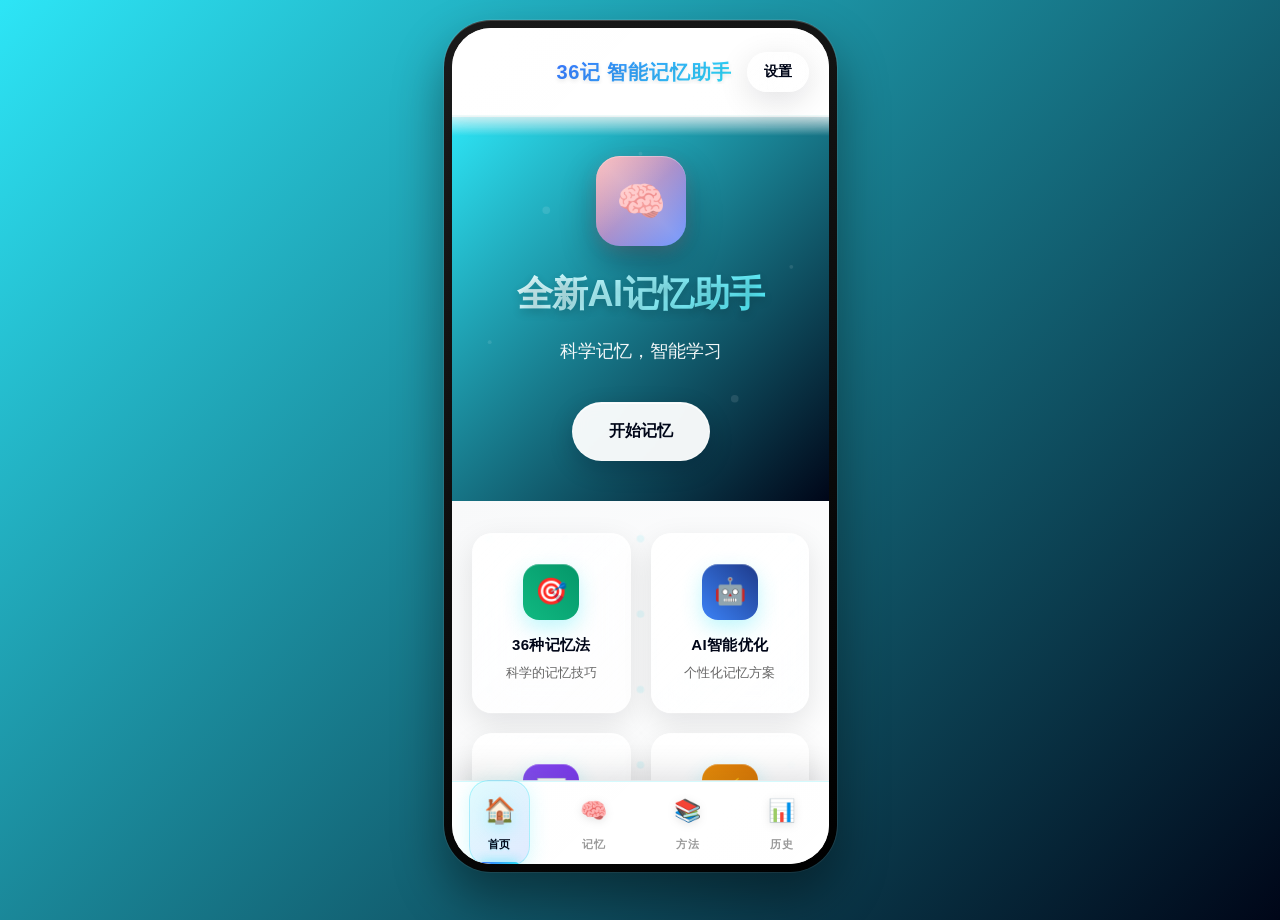
<file: index.html>
<!DOCTYPE html>
<html lang="zh-CN">
<head>
    <meta charset="utf-8">
    <meta name="viewport" content="width=device-width, initial-scale=1.0, maximum-scale=1.0, user-scalable=no, viewport-fit=cover">
    <title>36智能记忆</title>
    <link rel="stylesheet" href="css/global.css">
    <script type="text/javascript">
        document.addEventListener('plusready', function(){
            //console.log("所有plus api都应该在此事件发生后调用，否则会出现plus is undefined。")
        });
    </script>
</head>
<body>
    <div class="device-container">
        <div class="device-screen">
            <!-- 状态栏已移除，使用系统原生状态栏 -->

            <!-- 导航栏 -->
            <div class="nav-bar">
                <button class="nav-button back-button" style="visibility: hidden;">‹ 返回</button>
                <div class="nav-title">36记 智能记忆助手</div>
                <button class="nav-button" onclick="showPage('settings')">设置</button>
            </div>

            <!-- 主内容区域 -->
            <div class="main-content">
                <iframe id="mainContent" 
                        src="pages/home.html" 
                        frameborder="0" 
                        style="width: 100%; height: 100%; border: none;">
                </iframe>
            </div>

            <!-- 底部导航栏 -->
            <div class="tab-bar">
                <div class="tab-item active" data-page="home">
                    <div class="tab-icon">🏠</div>
                    <div class="tab-text">首页</div>
                </div>
                <div class="tab-item" data-page="input">
                    <div class="tab-icon">🧠</div>
                    <div class="tab-text">记忆</div>
                </div>
                <div class="tab-item" data-page="methods">
                    <div class="tab-icon">📚</div>
                    <div class="tab-text">方法</div>
                </div>
                <div class="tab-item" data-page="history">
                    <div class="tab-icon">📊</div>
                    <div class="tab-text">历史</div>
                </div>
            </div>
        </div>
    </div>

    <script src="js/app.js"></script>
    <script>
        let currentPage = 'home';

        // 初始化应用
        document.addEventListener('DOMContentLoaded', function() {
            console.log('DOM loaded, initializing app...');
            
            // 等待app.js初始化完成后再设置页面
            setTimeout(() => {
                const initialPage = (location.hash && location.hash.slice(1)) || new URLSearchParams(location.search).get('page') || 'home';
                showPage(initialPage);
            }, 200);
            
            // 监听来自iframe的消息
            window.addEventListener('message', function(event) {
                if (event.data.action === 'navigate') {
                    showPage(event.data.page);
                } else if (event.data.action === 'updateStats') {
                    // 如果当前在设置页面，通知更新统计
                    if (currentPage === 'settings') {
                         const iframe = document.getElementById('mainContent');
                         iframe.contentWindow.postMessage({ action: 'refreshStats' }, '*');
                     }
                }
            });
            
            // 绑定tab点击事件
            document.querySelectorAll('.tab-item').forEach(item => {
                item.addEventListener('click', function(e) {
                    e.preventDefault();
                    const page = this.getAttribute('data-page');
                    handleTabClick(page);
                });
            });
        });

        function showPage(page) {
             currentPage = page;
             const iframe = document.getElementById('mainContent');
             
             // 确保iframe存在
             if (!iframe) {
                 console.error('iframe element not found');
                 return;
             }
             
             // 设置新的src
             const newSrc = `pages/${page}.html`;
             console.log('Loading page:', newSrc);
             iframe.src = newSrc;
            
            // 更新导航状态
            updateNavigationState(page);
        }

        function updateNavigationState(page) {
            // 更新tab状态
            document.querySelectorAll('.tab-item').forEach(item => {
                item.classList.remove('active');
            });
            
            // 根据页面类型更新对应的tab
            const pageTabMap = {
                'home': 'home',
                'input': 'input',
                'methods': 'methods', 
                'processing': 'input',  // 处理页面属于记忆流程
                'result': 'input',      // 结果页面属于记忆流程
                'history': 'history',
                'settings': 'history'   // 设置页面暂时归到历史tab下
            };
            
            const tabName = pageTabMap[page] || 'home';
            const tabElement = document.querySelector(`[data-page="${tabName}"]`);
            if (tabElement) {
                tabElement.classList.add('active');
            }

            // 更新返回按钮状态
            const backButton = document.querySelector('.back-button');
            const navTitle = document.querySelector('.nav-title');
            
            // 记忆流程的子页面显示返回按钮
            if (['processing', 'result'].includes(page)) {
                backButton.style.visibility = 'visible';
                backButton.onclick = () => {
                    // 使用app.js中的goBack函数返回到上一级
                    if (window.goBack) {
                        window.goBack();
                    } else if (window.memoryApp && window.memoryApp.goBack) {
                        window.memoryApp.goBack();
                    } else {
                        // 备用方案：返回到记忆输入页面
                        showPage('input');
                    }
                };
                
                // 更新标题
                if (page === 'processing') {
                    navTitle.textContent = 'AI处理中';
                } else if (page === 'result') {
                    navTitle.textContent = '记忆结果';
                }
            } else if (page === 'settings') {
                backButton.style.visibility = 'visible';
                backButton.onclick = () => {
                    // 使用app.js中的goBack函数返回到上一级
                    if (window.goBack) {
                        window.goBack();
                    } else if (window.memoryApp && window.memoryApp.goBack) {
                        window.memoryApp.goBack();
                    } else {
                        // 备用方案：从设置页面返回到历史页面
                        showPage('history');
                    }
                };
                navTitle.textContent = '设置';
            } else {
                backButton.style.visibility = 'hidden';
                // 恢复默认标题
                const pageTitles = {
                    'home': '36记 智能记忆助手',
                    'input': '智能记忆',
                    'methods': '记忆方法',
                    'history': '学习历史'
                };
                navTitle.textContent = pageTitles[page] || '36记 智能记忆助手';
            }
        }

        // 处理tab点击
        function handleTabClick(tabPage) {
            // 根据tab决定显示的具体页面
            let targetPage = tabPage;
            
            if (tabPage === 'input') {
                // 记忆tab默认显示输入页面
                targetPage = 'input';
            }
            
            showPage(targetPage);
        }
    </script>
</body>
</html>
</file>
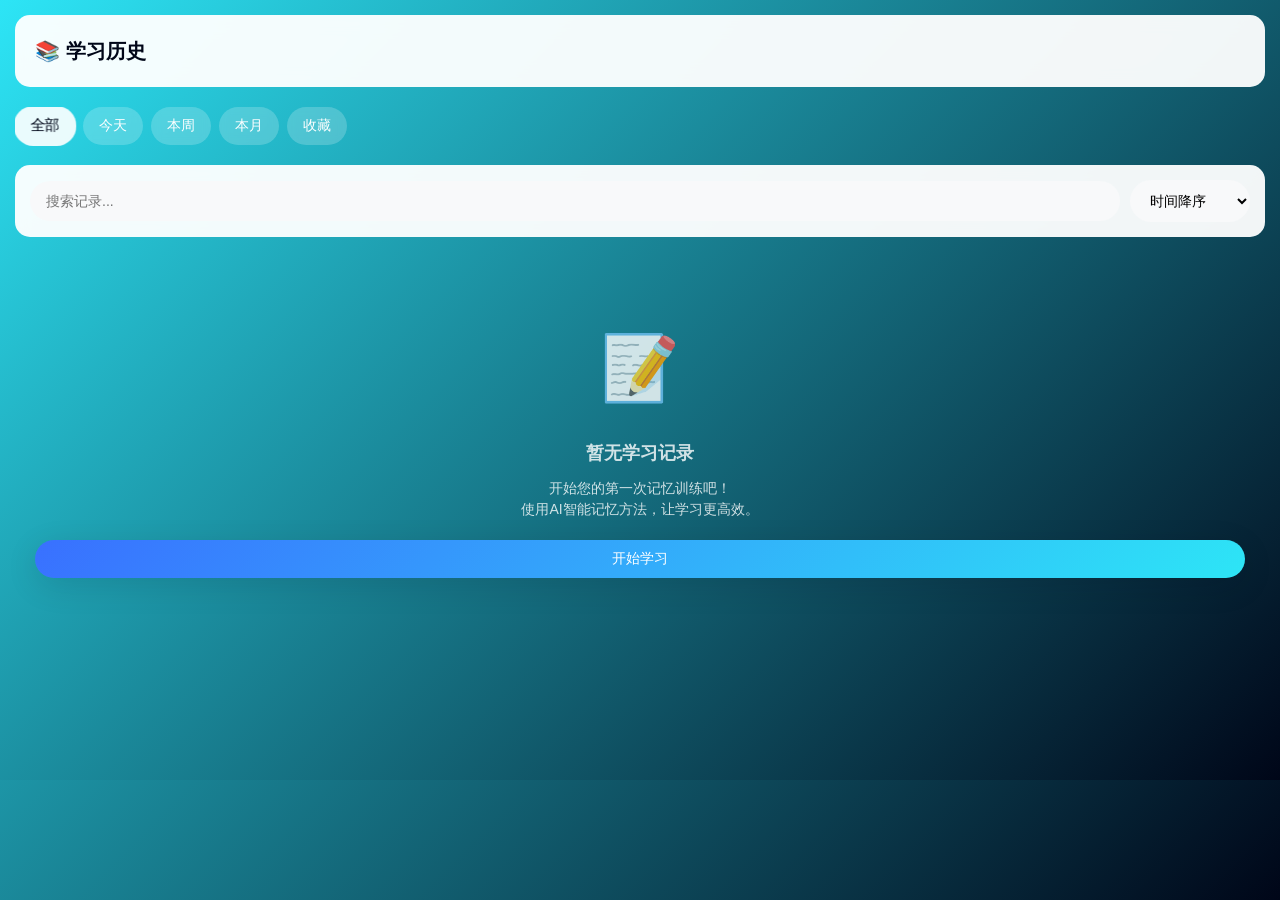
<file: pages/history.html>
<!DOCTYPE html>
<html lang="zh-CN">
<head>
    <meta charset="UTF-8">
    <meta name="viewport" content="width=device-width, initial-scale=1.0">
    <title>历史记录 - 36智能记忆</title>
    <link rel="stylesheet" href="../css/global.css">
    <style>
        .history-container {
            padding: 15px;
            background: linear-gradient(135deg, #2DE5F6 0%, #000618 100%);
            min-height: calc(100vh - 120px);
        }

        .history-header {
            background: rgba(255, 255, 255, 0.95);
            border-radius: 15px;
            padding: 20px;
            margin-bottom: 20px;
            backdrop-filter: blur(10px);
        }

        .header-title {
            font-size: 20px;
            font-weight: 600;
            color: #000618;
            margin-bottom: 0;
            display: flex;
            align-items: center;
            gap: 8px;
        }

        .filter-tabs {
            display: flex;
            gap: 8px;
            margin-bottom: 15px;
            overflow-x: auto;
            padding-bottom: 5px;
            scrollbar-width: none;
            -ms-overflow-style: none;
        }

        .filter-tabs::-webkit-scrollbar {
            display: none;
        }

        .filter-tab {
            background: rgba(255, 255, 255, 0.2);
            color: white;
            border: none;
            padding: 10px 16px;
            border-radius: 20px;
            white-space: nowrap;
            cursor: pointer;
            transition: all 0.3s ease;
            font-size: 14px;
            min-width: fit-content;
            backdrop-filter: blur(5px);
        }

        .filter-tab.active {
            background: rgba(255, 255, 255, 0.9);
            color: #000618;
            transform: scale(1.05);
        }

        .filter-tab:active {
            transform: scale(0.95);
        }

        .search-sort {
            background: rgba(255, 255, 255, 0.95);
            border-radius: 15px;
            padding: 15px;
            margin-bottom: 20px;
            display: flex;
            gap: 10px;
            align-items: center;
            backdrop-filter: blur(10px);
        }

        .search-input {
            flex: 1;
            border: none;
            outline: none;
            padding: 12px 16px;
            border-radius: 25px;
            background: #f8f9fa;
            font-size: 14px;
            transition: all 0.3s ease;
        }

        .search-input:focus {
            background: white;
            box-shadow: 0 0 0 2px rgba(57, 112, 255, 0.3);
        }

        .sort-select {
            border: none;
            outline: none;
            padding: 12px 16px;
            border-radius: 25px;
            background: #f8f9fa;
            font-size: 14px;
            cursor: pointer;
            min-width: 120px;
            transition: all 0.3s ease;
        }

        .sort-select:focus {
            background: white;
            box-shadow: 0 0 0 2px rgba(57, 112, 255, 0.3);
        }

        .history-list {
            display: flex;
            flex-direction: column;
            gap: 12px;
        }

        .history-item {
            background: rgba(255, 255, 255, 0.95);
            border-radius: 15px;
            padding: 18px;
            cursor: pointer;
            transition: all 0.3s ease;
            position: relative;
            overflow: hidden;
            backdrop-filter: blur(10px);
            border: 1px solid rgba(255, 255, 255, 0.2);
        }

        .history-item:hover {
            transform: translateY(-2px);
            box-shadow: 0 8px 25px rgba(0, 0, 0, 0.15);
        }

        .history-item:active {
            transform: translateY(0);
        }

        .item-header {
            display: flex;
            justify-content: space-between;
            align-items: flex-start;
            margin-bottom: 12px;
            gap: 10px;
        }

        .item-method {
            background: linear-gradient(135deg, #3970FF, #F78080);
            color: white;
            padding: 6px 12px;
            border-radius: 20px;
            font-size: 12px;
            font-weight: 500;
            flex-shrink: 0;
        }

        .item-time {
            color: #666;
            font-size: 12px;
            text-align: right;
            flex-shrink: 0;
        }

        .item-content {
            color: #333;
            font-size: 14px;
            line-height: 1.5;
            margin-bottom: 12px;
            display: -webkit-box;
            -webkit-line-clamp: 2;
            -webkit-box-orient: vertical;
            overflow: hidden;
            word-break: break-word;
        }

        .item-footer {
            display: flex;
            justify-content: space-between;
            align-items: center;
            gap: 10px;
        }

        .rating-stars {
            display: flex;
            gap: 2px;
            flex-shrink: 0;
        }

        .star {
            color: #ddd;
            font-size: 16px;
            cursor: pointer;
            transition: all 0.2s ease;
            padding: 2px;
        }

        .star.filled {
            color: #ffa500;
        }

        .star:active {
            transform: scale(1.2);
        }

        .item-actions {
            display: flex;
            gap: 8px;
            flex-shrink: 0;
        }

        .action-btn {
            background: none;
            border: none;
            color: #666;
            font-size: 16px;
            cursor: pointer;
            padding: 8px;
            border-radius: 50%;
            transition: all 0.2s ease;
            min-width: 32px;
            min-height: 32px;
            display: flex;
            align-items: center;
            justify-content: center;
        }

        .action-btn:hover {
            background: #f0f0f0;
            color: #333;
        }

        .action-btn:active {
            transform: scale(0.9);
            background: #e0e0e0;
        }

        .empty-state {
            text-align: center;
            padding: 60px 20px;
            color: rgba(255, 255, 255, 0.8);
        }

        .empty-icon {
            font-size: 64px;
            margin-bottom: 20px;
            animation: float 3s ease-in-out infinite;
        }

        @keyframes float {
            0%, 100% { transform: translateY(0px); }
            50% { transform: translateY(-10px); }
        }

        .empty-title {
            font-size: 18px;
            font-weight: 600;
            margin-bottom: 10px;
        }

        .empty-desc {
            font-size: 14px;
            line-height: 1.5;
            margin-bottom: 20px;
        }

        .detail-modal {
            position: fixed;
            top: 0;
            left: 0;
            right: 0;
            bottom: 0;
            background: rgba(0, 0, 0, 0.5);
            display: none;
            align-items: center;
            justify-content: center;
            z-index: 1000;
            padding: 20px;
            backdrop-filter: blur(5px);
        }

        .detail-modal.show {
            display: flex;
            animation: fadeIn 0.3s ease;
        }

        @keyframes fadeIn {
            from { opacity: 0; }
            to { opacity: 1; }
        }

        .modal-content {
            background: white;
            border-radius: 20px;
            padding: 24px;
            max-width: 90%;
            max-height: 80%;
            overflow-y: auto;
            position: relative;
            animation: slideUp 0.3s ease;
            box-shadow: 0 20px 40px rgba(0, 0, 0, 0.2);
        }

        @keyframes slideUp {
            from { transform: translateY(50px); opacity: 0; }
            to { transform: translateY(0); opacity: 1; }
        }

        .modal-header {
            display: flex;
            justify-content: space-between;
            align-items: center;
            margin-bottom: 20px;
            padding-bottom: 15px;
            border-bottom: 1px solid #eee;
        }

        .modal-title {
            font-size: 18px;
            font-weight: 600;
            color: #2c3e50;
            flex: 1;
            margin-right: 10px;
        }

        .close-btn {
            background: #f8f9fa;
            border: none;
            font-size: 20px;
            color: #666;
            cursor: pointer;
            padding: 8px;
            border-radius: 50%;
            width: 36px;
            height: 36px;
            display: flex;
            align-items: center;
            justify-content: center;
            transition: all 0.2s ease;
        }

        .close-btn:hover {
            background: #e9ecef;
            color: #333;
        }

        .close-btn:active {
            transform: scale(0.9);
        }

        .modal-body {
            line-height: 1.6;
            color: #333;
            white-space: pre-wrap;
            word-break: break-word;
        }

        .detail-section {
            margin-bottom: 20px;
            padding-bottom: 20px;
            border-bottom: 1px solid #f0f0f0;
        }

        .detail-section:last-child {
            border-bottom: none;
            margin-bottom: 0;
            padding-bottom: 0;
        }

        .detail-title {
            font-size: 16px;
            font-weight: 600;
            color: #2c3e50;
            margin-bottom: 12px;
        }

        .detail-content {
            line-height: 1.8;
            color: #4a5568;
        }

        .detail-content h3 {
            font-size: 16px;
            color: #2c3e50;
            margin: 12px 0 8px 0;
        }

        .detail-content h4 {
            font-size: 14px;
            color: #3970FF;
            margin: 10px 0 6px 0;
        }

        .detail-content strong {
            color: #2c3e50;
            font-weight: 600;
        }

        .detail-content ul {
            margin: 8px 0;
            padding-left: 20px;
        }

        .detail-content li {
            margin: 6px 0;
            color: #4a5568;
        }

        .detail-content p {
            margin: 8px 0;
        }

        .modal-footer {
            margin-top: 20px;
            padding-top: 15px;
            border-top: 1px solid #eee;
            display: flex;
            gap: 10px;
            justify-content: flex-end;
        }

        .btn {
            padding: 10px 20px;
            border-radius: 25px;
            border: none;
            cursor: pointer;
            font-size: 14px;
            font-weight: 500;
            transition: all 0.2s ease;
            min-width: 80px;
        }

        .btn-primary {
            background: linear-gradient(135deg, #3970FF, #F78080);
            color: white;
        }

        .btn-outline {
            background: transparent;
            color: #3970FF;
            border: 1px solid #3970FF;
        }

        .btn:hover {
            transform: translateY(-1px);
            box-shadow: 0 4px 12px rgba(0, 0, 0, 0.15);
        }

        .btn:active {
            transform: translateY(0);
        }

        .loading-spinner {
            display: none;
            justify-content: center;
            align-items: center;
            padding: 40px;
        }

        .spinner {
            width: 40px;
            height: 40px;
            border: 4px solid rgba(255, 255, 255, 0.3);
            border-top: 4px solid white;
            border-radius: 50%;
            animation: spin 1s linear infinite;
        }

        @keyframes spin {
            0% { transform: rotate(0deg); }
            100% { transform: rotate(360deg); }
        }

        /* 移动端优化 */
        @media (max-width: 768px) {
            .history-container {
                padding: 10px;
            }

            .stats-grid {
                gap: 8px;
            }

            .stat-item {
                padding: 12px 8px;
            }

            .stat-number {
                font-size: 18px;
            }

            .stat-label {
                font-size: 10px;
            }

            .filter-tabs {
                gap: 6px;
                margin-bottom: 12px;
            }

            .filter-tab {
                padding: 8px 12px;
                font-size: 13px;
            }

            .search-sort {
                padding: 12px;
                flex-direction: column;
                gap: 8px;
            }

            .sort-select {
                width: 100%;
            }

            .history-item {
                padding: 15px;
            }

            .item-header {
                margin-bottom: 10px;
            }

            .item-content {
                font-size: 13px;
                margin-bottom: 10px;
            }

            .action-btn {
                font-size: 14px;
                padding: 6px;
                min-width: 28px;
                min-height: 28px;
            }

            .modal-content {
                padding: 20px;
                max-width: 95%;
                max-height: 85%;
            }

            .modal-title {
                font-size: 16px;
            }

            .modal-footer {
                flex-direction: column;
            }

            .btn {
                width: 100%;
            }
        }

        /* 超小屏幕优化 */
        @media (max-width: 480px) {
            .history-container {
                padding: 8px;
            }

            .header-title {
                font-size: 18px;
            }

            .stats-grid {
                grid-template-columns: repeat(3, 1fr);
                gap: 6px;
            }

            .stat-number {
                font-size: 16px;
            }

            .filter-tab {
                padding: 6px 10px;
                font-size: 12px;
            }

            .search-input, .sort-select {
                padding: 10px 14px;
                font-size: 13px;
            }

            .history-item {
                padding: 12px;
            }

            .item-method {
                font-size: 11px;
                padding: 4px 8px;
            }

            .item-time {
                font-size: 11px;
            }

            .item-content {
                font-size: 12px;
            }

            .star {
                font-size: 14px;
            }
        }

        /* 触摸设备优化 */
        @media (hover: none) and (pointer: coarse) {
            .history-item:hover {
                transform: none;
                box-shadow: none;
            }

            .action-btn:hover {
                background: none;
                color: #666;
            }

            .filter-tab:hover {
                transform: none;
            }

            .btn:hover {
                transform: none;
                box-shadow: none;
            }
        }

        /* 下拉刷新指示器 */
        .pull-refresh-indicator {
            position: fixed;
            top: 0;
            left: 50%;
            transform: translateX(-50%);
            background: rgba(255, 255, 255, 0.9);
            padding: 10px 20px;
            border-radius: 0 0 15px 15px;
            font-size: 14px;
            color: #666;
            z-index: 100;
            transition: all 0.3s ease;
            opacity: 0;
            pointer-events: none;
        }

        .pull-refresh-indicator.show {
            opacity: 1;
        }

    </style>
</head>
<body>
    <div class="history-container">
        <!-- 下拉刷新指示器 -->
        <div class="pull-refresh-indicator" id="pullRefreshIndicator">
            🔄 松开刷新
        </div>
        
        <div class="history-header">
            <div class="header-title">📚 学习历史</div>
            <!-- 学习统计已移除 -->
        </div>

        <div class="filter-tabs">
            <button class="filter-tab active" data-filter="all">全部</button>
            <button class="filter-tab" data-filter="today">今天</button>
            <button class="filter-tab" data-filter="week">本周</button>
            <button class="filter-tab" data-filter="month">本月</button>
            <button class="filter-tab" data-filter="favorites">收藏</button>
        </div>

        <div class="search-sort">
            <input type="text" class="search-input" placeholder="搜索记录..." id="searchInput">
            <select class="sort-select" id="sortSelect">
                <option value="time_desc">时间降序</option>
                <option value="time_asc">时间升序</option>
                <option value="rating_desc">评分降序</option>
                <option value="rating_asc">评分升序</option>
            </select>
        </div>

        <div class="loading-spinner" id="loadingSpinner">
            <div class="spinner"></div>
        </div>

        <div class="history-list" id="historyList">
            <!-- 历史记录将通过JavaScript动态生成 -->
        </div>

        <div class="empty-state" id="emptyState" style="display: none;">
            <div class="empty-icon">📝</div>
            <div class="empty-title">暂无学习记录</div>
            <div class="empty-desc">开始您的第一次记忆训练吧！<br>使用AI智能记忆方法，让学习更高效。</div>
            <button class="btn btn-primary" onclick="startLearning()">开始学习</button>
        </div>
    </div>

    <!-- 详情模态框 -->
    <div class="detail-modal" id="detailModal">
        <div class="modal-content">
            <div class="modal-header">
                <div class="modal-title" id="modalTitle">记录详情</div>
                <button class="close-btn" onclick="closeModal()">&times;</button>
            </div>
            <div class="modal-body" id="modalBody">
                <!-- 详细内容 -->
            </div>
            <div class="modal-footer">
                <button class="btn btn-outline" onclick="shareRecord()">分享</button>
                <button class="btn btn-primary" onclick="closeModal()">关闭</button>
            </div>
        </div>
    </div>

    <script>
        let historyData = [];
        let filteredData = [];
        let currentFilter = 'all';
        let currentSort = 'time_desc';
        let selectedRecord = null;

        function loadHistoryData() {
            // 从localStorage加载数据，使用与主应用一致的键名
            const savedHistory = localStorage.getItem('memoryRecords');
            historyData = savedHistory ? JSON.parse(savedHistory) : [];
            
            // 不再添加示例数据，只显示用户真实使用记忆法的记录
            
            filterAndSort();
        }

        // 示例数据生成功能已移除，只保留真实用户记录

        // 学习统计功能已删除

        function formatStudyTime(milliseconds) {
            if (milliseconds < 60000) {
                return '< 1分钟';
            }
            
            const minutes = Math.floor(milliseconds / 60000);
            const hours = Math.floor(minutes / 60);
            const days = Math.floor(hours / 24);
            
            if (days > 0) {
                return `${days}天${hours % 24}小时`;
            } else if (hours > 0) {
                return `${hours}小时${minutes % 60}分钟`;
            } else {
                return `${minutes}分钟`;
            }
        }

        // 详细统计功能已删除

        function filterData() {
            const now = new Date();
            const today = new Date(now.getFullYear(), now.getMonth(), now.getDate());
            const weekAgo = new Date(now.getTime() - 7 * 24 * 60 * 60 * 1000);
            const monthAgo = new Date(now.getTime() - 30 * 24 * 60 * 60 * 1000);
            
            switch (currentFilter) {
                case 'today':
                    filteredData = historyData.filter(item => 
                        new Date(item.timestamp) >= today
                    );
                    break;
                case 'week':
                    filteredData = historyData.filter(item => 
                        new Date(item.timestamp) >= weekAgo
                    );
                    break;
                case 'month':
                    filteredData = historyData.filter(item => 
                        new Date(item.timestamp) >= monthAgo
                    );
                    break;
                case 'favorites':
                    filteredData = historyData.filter(item => item.favorite);
                    break;
                default:
                    filteredData = [...historyData];
            }
            
            // 改进的搜索过滤
            const searchTerm = document.getElementById('searchInput').value.toLowerCase().trim();
            if (searchTerm) {
                filteredData = filteredData.filter(item => {
                    const content = (item.originalContent || item.content || '').toLowerCase();
                    const method = (item.method || '').toLowerCase();
                    const result = (item.result || '').toLowerCase();
                    
                    // 支持多关键词搜索
                    const keywords = searchTerm.split(/\s+/);
                    return keywords.every(keyword => 
                        content.includes(keyword) || 
                        method.includes(keyword) || 
                        result.includes(keyword)
                    );
                });
            }
        }

        function sortData() {
            switch (currentSort) {
                case 'time_desc':
                    filteredData.sort((a, b) => new Date(b.timestamp) - new Date(a.timestamp));
                    break;
                case 'time_asc':
                    filteredData.sort((a, b) => new Date(a.timestamp) - new Date(b.timestamp));
                    break;
                case 'rating_desc':
                    filteredData.sort((a, b) => (b.rating || 0) - (a.rating || 0));
                    break;
                case 'rating_asc':
                    filteredData.sort((a, b) => (a.rating || 0) - (b.rating || 0));
                    break;
            }
        }

        function filterAndSort() {
            filterData();
            sortData();
            renderHistoryList();
        }

        function renderHistoryList() {
            const listContainer = document.getElementById('historyList');
            const emptyState = document.getElementById('emptyState');
            
            if (filteredData.length === 0) {
                listContainer.style.display = 'none';
                emptyState.style.display = 'block';
                return;
            }
            
            listContainer.style.display = 'flex';
            emptyState.style.display = 'none';
            
            listContainer.innerHTML = filteredData.map(item => `
                <div class="history-item" onclick="showDetail('${item.id}')">
                    <div class="item-header">
                        <div class="item-method">${item.methodName || item.method || '未知方法'}</div>
                        <div class="item-time">${formatTime(item.timestamp)}</div>
                    </div>
                    <div class="item-content">${item.content}</div>
                    <div class="item-footer">
                        <div class="rating-stars">
                            ${generateStars(item.rating || 0, item.id)}
                        </div>
                        <div class="item-actions">
                            <button class="action-btn" onclick="event.stopPropagation(); toggleFavorite('${item.id}')" title="${item.favorite ? '取消收藏' : '收藏'}">
                                ${item.favorite ? '❤️' : '🤍'}
                            </button>
                            <button class="action-btn" onclick="event.stopPropagation(); shareRecord('${item.id}')" title="分享">
                                📤
                            </button>
                            <button class="action-btn" onclick="event.stopPropagation(); deleteRecord('${item.id}')" title="删除">
                                🗑️
                            </button>
                        </div>
                    </div>
                </div>
            `).join('');
        }

        function generateStars(rating, itemId) {
            let stars = '';
            for (let i = 1; i <= 5; i++) {
                stars += `<span class="star ${i <= rating ? 'filled' : ''}" onclick="event.stopPropagation(); setRating('${itemId}', ${i})">⭐</span>`;
            }
            return stars;
        }

        function formatTime(timestamp) {
            const date = new Date(timestamp);
            const now = new Date();
            const diff = now - date;
            const days = Math.floor(diff / (1000 * 60 * 60 * 24));
            
            if (days === 0) {
                const hours = Math.floor(diff / (1000 * 60 * 60));
                if (hours === 0) {
                    const minutes = Math.floor(diff / (1000 * 60));
                    return minutes <= 0 ? '刚刚' : `${minutes}分钟前`;
                }
                return `${hours}小时前`;
            } else if (days === 1) {
                return '昨天';
            } else if (days < 7) {
                return `${days}天前`;
            } else {
                return date.toLocaleDateString('zh-CN');
            }
        }

        function setRating(itemId, rating) {
            const item = historyData.find(item => item.id === itemId);
            if (item) {
                item.rating = rating;
                localStorage.setItem('memoryRecords', JSON.stringify(historyData));
                notifyParentUpdate();
                filterAndSort();
            }
        }

        function toggleFavorite(itemId) {
            const item = historyData.find(item => item.id === itemId);
            if (item) {
                item.favorite = !item.favorite;
                localStorage.setItem('memoryRecords', JSON.stringify(historyData));
                filterAndSort();
            }
        }

        function deleteRecord(itemId) {
            if (confirm('确定要删除这条记录吗？')) {
                historyData = historyData.filter(item => String(item.id) !== String(itemId));
                localStorage.setItem('memoryRecords', JSON.stringify(historyData));
                notifyParentUpdate();
                filterAndSort();
            }
        }

        function notifyParentUpdate() {
            try {
                if (window.parent && window.parent !== window) {
                    window.parent.postMessage({
                        action: 'refreshStats'
                    }, '*');
                }
            } catch (e) {
                console.warn('通知父窗口失败:', e);
            }
        }

        function showDetail(itemId) {
            console.log('showDetail called with itemId:', itemId, typeof itemId);
            console.log('historyData:', historyData);
            const item = historyData.find(item => {
                console.log('Comparing:', item.id, typeof item.id, 'with', itemId, typeof itemId);
                return item.id == itemId; // 使用宽松比较以处理类型差异
            });
            console.log('Found item:', item);
            if (item) {
                selectedRecord = item;
                document.getElementById('modalTitle').textContent = `${item.methodName || item.method || '未知方法'} - ${formatTime(item.timestamp)}`;
                
                const formattedResult = item.result ? formatAIResult(item.result) : '<p style="color: #999;">暂无AI优化结果</p>';
                
                document.getElementById('modalBody').innerHTML = `
                    <div class="detail-section">
                        <h4 class="detail-title">📝 原始内容</h4>
                        <div class="detail-content">${item.content}</div>
                    </div>
                    <div class="detail-section">
                        <h4 class="detail-title">🤖 AI优化结果</h4>
                        <div class="detail-content">${formattedResult}</div>
                    </div>
                `;
                const modal = document.getElementById('detailModal');
                console.log('Modal element:', modal);
                modal.classList.add('show');
                console.log('Modal classes after adding show:', modal.classList);
            } else {
                console.error('Item not found for ID:', itemId);
            }
        }

        function formatAIResult(rawResult) {
            if (!rawResult) return '';
            
            let formatted = rawResult
                .replace(/\*\*(.*?)\*\*/g, '<strong>$1</strong>')
                .replace(/^(#{1,3})\s+(.+)$/gm, '<h3>$2</h3>')
                .replace(/^•\s+(.+)$/gm, '<li>$1</li>')
                .replace(/^-\s+(.+)$/gm, '<li>$1</li>')
                .replace(/\n\n/g, '</p><p>')
                .replace(/^\d+\.\s+(.+)$/gm, '<li>$1</li>');
            
            formatted = formatted.replace(/(<li>.*<\/li>)/gs, '<ul>$1</ul>');
            
            if (!formatted.startsWith('<h3>') && !formatted.startsWith('<ul>')) {
                formatted = '<p>' + formatted + '</p>';
            }
            
            return formatted;
        }

        function closeModal() {
            document.getElementById('detailModal').classList.remove('show');
            selectedRecord = null;
        }

        function shareRecord(itemId = null) {
            const item = itemId ? historyData.find(item => item.id === itemId) : selectedRecord;
            if (item) {
                const shareText = `📚 36智能记忆\n\n方法：${item.method}\n内容：${item.content}\n\n${item.result.substring(0, 100)}...`;
                
                if (navigator.share) {
                    navigator.share({
                        title: '36智能记忆 - 学习记录',
                        text: shareText,
                        url: window.location.href
                    }).catch(console.error);
                } else {
                    navigator.clipboard.writeText(shareText).then(() => {
                        alert('内容已复制到剪贴板！');
                    }).catch(() => {
                        alert('分享功能暂不可用');
                    });
                }
            }
        }

        function startLearning() {
            // 尝试多种导航方式
            if (window.parent && window.parent !== window) {
                // 在iframe中，使用parent的navigateTo函数
                if (window.parent.navigateTo) {
                    window.parent.navigateTo('input');
                } else {
                    parent.postMessage({ action: 'navigate', page: 'input' }, '*');
                }
            } else {
                // 直接访问
                window.location.href = '../index.html#input';
            }
        }

        // 事件监听
        document.querySelectorAll('.filter-tab').forEach(tab => {
            tab.addEventListener('click', () => {
                document.querySelectorAll('.filter-tab').forEach(t => t.classList.remove('active'));
                tab.classList.add('active');
                currentFilter = tab.dataset.filter;
                filterAndSort();
            });
        });

        document.getElementById('searchInput').addEventListener('input', () => {
            filterAndSort();
        });

        document.getElementById('sortSelect').addEventListener('change', (e) => {
            currentSort = e.target.value;
            filterAndSort();
        });

        // 点击模态框外部关闭
        document.getElementById('detailModal').addEventListener('click', (e) => {
            if (e.target === e.currentTarget) {
                closeModal();
            }
        });

        // 初始化
        document.addEventListener('DOMContentLoaded', () => {
            loadHistoryData();
        });

        // 监听来自父窗口的消息
        window.addEventListener('message', function(event) {
            if (event.data.action === 'refreshHistory') {
                loadHistoryData();
            } else if (event.data.action === 'newRecord') {
                // 当有新记录时刷新数据
                loadHistoryData();
            }
        });

        // 添加键盘快捷键支持
        document.addEventListener('keydown', function(e) {
            // Ctrl/Cmd + F 聚焦搜索框
            if ((e.ctrlKey || e.metaKey) && e.key === 'f') {
                e.preventDefault();
                document.getElementById('searchInput').focus();
            }
            
            // ESC 关闭模态框
            if (e.key === 'Escape') {
                closeModal();
            }
        });

        // 导出导入功能已移除

        // 添加下拉刷新功能
        let startY = 0;
        let pullDistance = 0;
        const pullThreshold = 80;
        
        document.addEventListener('touchstart', function(e) {
            startY = e.touches[0].clientY;
        });
        
        document.addEventListener('touchmove', function(e) {
            if (window.scrollY === 0) {
                pullDistance = e.touches[0].clientY - startY;
                if (pullDistance > 0 && pullDistance < pullThreshold * 2) {
                    e.preventDefault();
                    const indicator = document.getElementById('pullRefreshIndicator');
                    if (pullDistance > pullThreshold) {
                        indicator.textContent = '🔄 松开刷新';
                        indicator.classList.add('show');
                    } else {
                        indicator.textContent = '⬇️ 下拉刷新';
                        indicator.classList.add('show');
                    }
                }
            }
        });
        
        document.addEventListener('touchend', function(e) {
            const indicator = document.getElementById('pullRefreshIndicator');
            indicator.classList.remove('show');
            
            if (pullDistance > pullThreshold) {
                indicator.textContent = '🔄 刷新中...';
                indicator.classList.add('show');
                loadHistoryData();
                setTimeout(() => {
                    indicator.classList.remove('show');
                }, 1000);
            }
            pullDistance = 0;
        });
    </script>
</body>
</html>
</file>
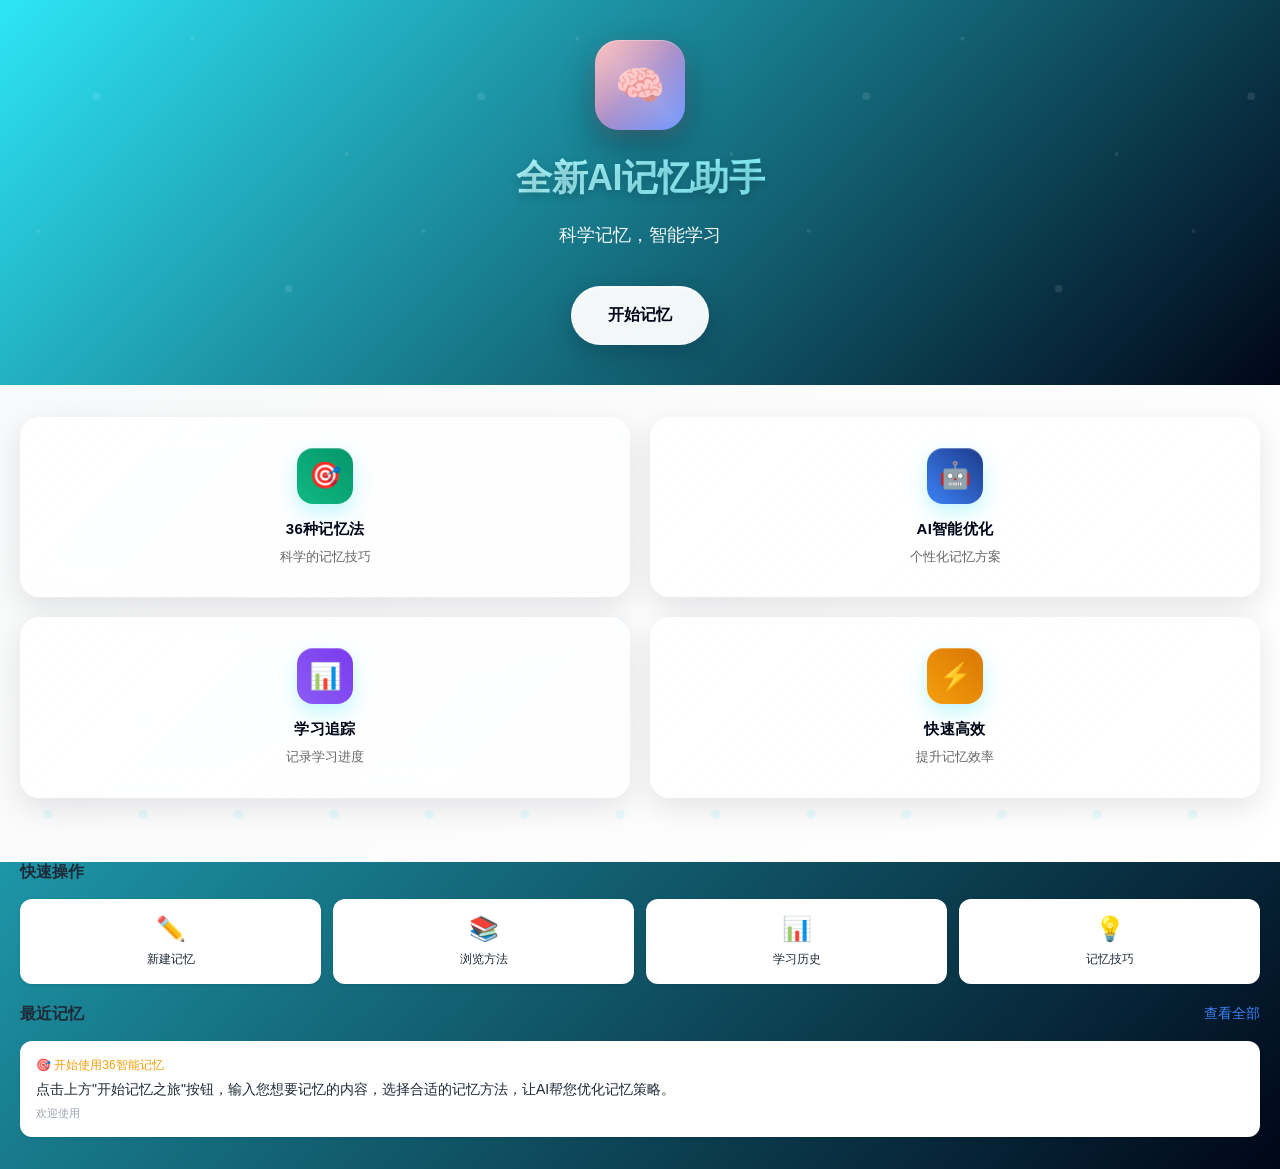
<file: pages/home.html>
<!DOCTYPE html>
<html lang="zh-CN">
<head>
    <meta charset="utf-8">
    <meta name="viewport" content="width=device-width, initial-scale=1.0">
    <title>首页</title>
    <style>
        body {
            margin: 0;
            padding: 0;
            font-family: -apple-system, BlinkMacSystemFont, 'Segoe UI', Roboto, sans-serif;
            background: linear-gradient(135deg, #2DE5F6 0%, #000618 100%);
            min-height: 100vh;
            color: #000618;
            overflow-x: hidden;
        }

        /* 添加全局动画关键帧 */
        @keyframes fadeInUp {
            from {
                opacity: 0;
                transform: translateY(30px);
            }
            to {
                opacity: 1;
                transform: translateY(0);
            }
        }

        @keyframes float {
            0%, 100% {
                transform: translateY(0px);
            }
            50% {
                transform: translateY(-10px);
            }
        }

        @keyframes pulse {
            0%, 100% {
                transform: scale(1);
            }
            50% {
                transform: scale(1.05);
            }
        }

        @keyframes shimmer {
            0% {
                background-position: -200px 0;
            }
            100% {
                background-position: calc(200px + 100%) 0;
            }
        }

        .hero-section {
            text-align: center;
            padding: 40px 20px;
            background: linear-gradient(135deg, #2DE5F6 0%, #000618 100%);
            color: white;
            position: relative;
            overflow: hidden;
            box-shadow: 0 10px 30px rgba(0, 6, 24, 0.3);
            animation: fadeInUp 0.8s ease-out;
        }

        .hero-section::before {
            content: '';
            position: absolute;
            top: 0;
            left: 0;
            right: 0;
            bottom: 0;
            background: url('data:image/svg+xml,<svg xmlns="http://www.w3.org/2000/svg" viewBox="0 0 100 100"><defs><pattern id="grain" width="100" height="100" patternUnits="userSpaceOnUse"><circle cx="25" cy="25" r="1" fill="white" opacity="0.1"/><circle cx="75" cy="75" r="1" fill="white" opacity="0.1"/><circle cx="50" cy="10" r="0.5" fill="white" opacity="0.1"/><circle cx="10" cy="60" r="0.5" fill="white" opacity="0.1"/><circle cx="90" cy="40" r="0.5" fill="white" opacity="0.1"/></pattern></defs><rect width="100" height="100" fill="url(%23grain)"/></svg>');
            pointer-events: none;
        }

        .hero-content {
            position: relative;
            z-index: 1;
        }

        .app-icon {
            width: 90px;
            height: 90px;
            background: linear-gradient(135deg, #F78080 0%, #3970FF 100%);
            border-radius: 24px;
            margin: 0 auto 24px;
            display: flex;
            align-items: center;
            justify-content: center;
            font-size: 40px;
            box-shadow: 
                0 15px 35px rgba(0, 6, 24, 0.3), 
                0 5px 15px rgba(247, 128, 128, 0.2),
                inset 0 1px 0 rgba(255, 255, 255, 0.3);
            position: relative;
            overflow: hidden;
            animation: float 3s ease-in-out infinite;
        }

        .app-icon::before {
            content: '';
            position: absolute;
            top: 0;
            left: 0;
            right: 0;
            bottom: 0;
            background: linear-gradient(135deg, rgba(255, 255, 255, 0.3) 0%, transparent 50%);
            border-radius: 24px;
        }

        .app-icon::after {
            content: '';
            position: absolute;
            top: -50%;
            left: -50%;
            width: 200%;
            height: 200%;
            background: linear-gradient(45deg, transparent, rgba(255, 255, 255, 0.3), transparent);
            animation: shimmer 2s infinite;
        }

        .hero-title {
            font-size: 36px;
            font-weight: 800;
            margin-bottom: 12px;
            text-shadow: 0 4px 8px rgba(0, 0, 0, 0.2);
            letter-spacing: -0.5px;
            background: linear-gradient(135deg, #FFFFFF 0%, #2DE5F6 100%);
            -webkit-background-clip: text;
            -webkit-text-fill-color: transparent;
            background-clip: text;
        }

        .hero-subtitle {
            font-size: 18px;
            opacity: 0.95;
            margin-bottom: 36px;
            line-height: 1.6;
            font-weight: 400;
        }

        .quick-start-btn {
            background: rgba(255, 255, 255, 0.95);
            color: #000618;
            border: none;
            border-radius: 30px;
            padding: 18px 36px;
            font-size: 16px;
            font-weight: 700;
            cursor: pointer;
            box-shadow: 
                0 8px 25px rgba(0, 6, 24, 0.2),
                inset 0 1px 0 rgba(255, 255, 255, 0.8);
            transition: all 0.4s cubic-bezier(0.68, -0.55, 0.265, 1.55);
            backdrop-filter: blur(10px);
            border: 1px solid rgba(255, 255, 255, 0.3);
            position: relative;
            overflow: hidden;
        }

        .quick-start-btn::before {
            content: '';
            position: absolute;
            top: 0;
            left: -100%;
            width: 100%;
            height: 100%;
            background: linear-gradient(90deg, transparent, rgba(45, 229, 246, 0.3), transparent);
            transition: left 0.5s;
        }

        .quick-start-btn:hover {
            transform: translateY(-3px) scale(1.05);
            box-shadow: 
                0 15px 40px rgba(0, 6, 24, 0.3),
                0 5px 15px rgba(45, 229, 246, 0.2);
            background: white;
        }

        .quick-start-btn:hover::before {
            left: 100%;
        }

        .quick-start-btn:active {
            transform: translateY(-1px) scale(1.02);
        }

        .features-section {
            padding: 32px 20px;
            background: linear-gradient(135deg, #F8F9FA 0%, #FFFFFF 100%);
            position: relative;
        }

        .features-section::before {
            content: '';
            position: absolute;
            top: 0;
            left: 0;
            right: 0;
            bottom: 0;
            background: url('data:image/svg+xml,<svg xmlns="http://www.w3.org/2000/svg" viewBox="0 0 100 100"><defs><pattern id="dots" width="20" height="20" patternUnits="userSpaceOnUse"><circle cx="10" cy="10" r="1" fill="%232DE5F6" opacity="0.1"/></pattern></defs><rect width="100" height="100" fill="url(%23dots)"/></svg>');
            pointer-events: none;
        }

        .features-grid {
            display: grid;
            grid-template-columns: 1fr 1fr;
            gap: 20px;
            margin-bottom: 32px;
            position: relative;
            z-index: 1;
        }

        .feature-card {
            background: linear-gradient(135deg, rgba(255, 255, 255, 0.9) 0%, rgba(255, 255, 255, 0.7) 100%);
            border-radius: 20px;
            padding: 30px 20px;
            text-align: center;
            color: #000618;
            box-shadow: 
                0 10px 30px rgba(0, 6, 24, 0.1),
                0 1px 0 rgba(255, 255, 255, 0.8),
                inset 0 1px 0 rgba(255, 255, 255, 0.9);
            transition: all 0.4s cubic-bezier(0.68, -0.55, 0.265, 1.55);
            position: relative;
            overflow: hidden;
            backdrop-filter: blur(20px);
            border: 1px solid rgba(255, 255, 255, 0.3);
            animation: fadeInUp 0.8s ease-out;
            animation-delay: calc(var(--delay, 0) * 0.1s);
        }

        .feature-card:nth-child(1) { --delay: 1; }
        .feature-card:nth-child(2) { --delay: 2; }
        .feature-card:nth-child(3) { --delay: 3; }
        .feature-card:nth-child(4) { --delay: 4; }

        .feature-card::before {
            content: '';
            position: absolute;
            top: 0;
            left: 0;
            right: 0;
            bottom: 0;
            background: linear-gradient(135deg, rgba(45, 229, 246, 0.1) 0%, rgba(57, 112, 255, 0.1) 100%);
            opacity: 0;
            transition: opacity 0.3s ease;
            border-radius: 20px;
        }

        .feature-card:hover {
            transform: translateY(-8px) scale(1.02);
            box-shadow: 
                0 20px 40px rgba(0, 6, 24, 0.15),
                0 10px 20px rgba(45, 229, 246, 0.1);
        }

        .feature-card:hover::before {
            opacity: 1;
        }

        .feature-icon {
            width: 56px;
            height: 56px;
            border-radius: 16px;
            margin: 0 auto 16px;
            display: flex;
            align-items: center;
            justify-content: center;
            font-size: 26px;
            background: linear-gradient(135deg, #2DE5F6 0%, #3970FF 100%);
            box-shadow: 
                0 8px 20px rgba(45, 229, 246, 0.3),
                inset 0 1px 0 rgba(255, 255, 255, 0.3);
            color: white;
            transition: all 0.3s ease;
        }

        .feature-card:hover .feature-icon {
            transform: scale(1.1) rotate(5deg);
            animation: pulse 1s infinite;
        }

        .feature-title {
            font-size: 15px;
            font-weight: 700;
            color: #000618;
            margin-bottom: 8px;
            letter-spacing: 0.3px;
        }

        .feature-desc {
            font-size: 13px;
            color: #666666;
            line-height: 1.5;
            font-weight: 400;
        }

        .stats-section {
            background: linear-gradient(135deg, rgba(255, 255, 255, 0.95) 0%, rgba(255, 255, 255, 0.8) 100%);
            border-radius: 20px;
            padding: 24px;
            margin: 0 20px 20px;
            box-shadow: 
                0 10px 30px rgba(0, 6, 24, 0.1),
                inset 0 1px 0 rgba(255, 255, 255, 0.8);
            backdrop-filter: blur(20px);
            border: 1px solid rgba(255, 255, 255, 0.3);
            animation: fadeInUp 0.8s ease-out 0.3s both;
        }

        .stats-title {
            font-size: 16px;
            font-weight: 600;
            margin-bottom: 16px;
            text-align: center;
            color: #000618;
            background: linear-gradient(135deg, #000618 0%, #2DE5F6 100%);
            -webkit-background-clip: text;
            -webkit-text-fill-color: transparent;
            background-clip: text;
        }

        .stats-grid {
            display: grid;
            grid-template-columns: 1fr 1fr 1fr;
            gap: 16px;
        }

        .stat-item {
            text-align: center;
            padding: 16px 8px;
            border-radius: 12px;
            background: linear-gradient(135deg, rgba(45, 229, 246, 0.1) 0%, rgba(57, 112, 255, 0.1) 100%);
            transition: all 0.3s ease;
        }

        .stat-item:hover {
            transform: translateY(-2px);
            background: linear-gradient(135deg, rgba(45, 229, 246, 0.2) 0%, rgba(57, 112, 255, 0.2) 100%);
        }

        .stat-number {
            font-size: 24px;
            font-weight: 700;
            background: linear-gradient(135deg, #3970FF 0%, #2DE5F6 100%);
            -webkit-background-clip: text;
            -webkit-text-fill-color: transparent;
            background-clip: text;
            margin-bottom: 4px;
        }

        .stat-label {
            font-size: 12px;
            color: #666666;
            font-weight: 500;
        }

        .recent-section {
            padding: 0 20px 20px;
        }

        .section-header {
            display: flex;
            justify-content: space-between;
            align-items: center;
            margin-bottom: 16px;
        }

        .section-title {
            font-size: 16px;
            font-weight: 600;
            color: #1F2937;
        }

        .see-all-btn {
            color: #3B82F6;
            font-size: 14px;
            text-decoration: none;
        }

        .recent-item {
            background: white;
            border-radius: 12px;
            padding: 16px;
            margin-bottom: 12px;
            box-shadow: 0 1px 3px rgba(0, 0, 0, 0.1);
        }

        .recent-method {
            font-size: 12px;
            color: #F59E0B;
            font-weight: 500;
            margin-bottom: 6px;
        }

        .recent-content {
            font-size: 14px;
            color: #1F2937;
            margin-bottom: 6px;
            line-height: 1.4;
        }

        .recent-time {
            font-size: 11px;
            color: #9CA3AF;
        }

        /* 最喜欢的方法样式 */
        .favorite-method {
            margin-top: 20px;
            padding-top: 20px;
            border-top: 1px solid #E5E7EB;
        }

        .favorite-title {
            font-size: 14px;
            font-weight: 600;
            color: #1F2937;
            margin-bottom: 12px;
            text-align: center;
        }

        .favorite-content {
            display: flex;
            align-items: center;
            justify-content: center;
            gap: 8px;
        }

        .favorite-icon {
            font-size: 20px;
        }

        .favorite-name {
            font-size: 14px;
            font-weight: 500;
            color: #3B82F6;
        }

        /* 学习进度图表样式 */
        .progress-chart {
            margin-top: 20px;
            padding-top: 20px;
            border-top: 1px solid #E5E7EB;
        }

        .chart-title {
            font-size: 14px;
            font-weight: 600;
            color: #1F2937;
            margin-bottom: 16px;
            text-align: center;
        }

        .chart-container {
            position: relative;
        }

        .chart-bars {
            display: flex;
            align-items: end;
            justify-content: space-between;
            height: 60px;
            margin-bottom: 8px;
            padding: 0 4px;
        }

        .chart-bar {
            width: 12px;
            background: linear-gradient(to top, #3B82F6, #60A5FA);
            border-radius: 2px 2px 0 0;
            min-height: 2px;
            transition: all 0.3s ease;
        }

        .chart-labels {
            display: flex;
            justify-content: space-between;
            font-size: 10px;
            color: #6B7280;
            padding: 0 4px;
        }

        /* 学习时长详细统计样式 */
        .study-time-details {
            margin-top: 20px;
        }

        .study-time-card {
            background: linear-gradient(135deg, rgba(57, 112, 255, 0.05) 0%, rgba(45, 229, 246, 0.05) 100%);
            border-radius: 16px;
            padding: 20px;
            border: 1px solid rgba(57, 112, 255, 0.1);
            position: relative;
            overflow: hidden;
        }

        .study-time-card::before {
            content: '';
            position: absolute;
            top: 0;
            left: 0;
            right: 0;
            bottom: 0;
            background: linear-gradient(135deg, rgba(255, 255, 255, 0.1) 0%, transparent 50%);
            pointer-events: none;
        }

        .study-time-header {
            display: flex;
            align-items: center;
            gap: 12px;
            margin-bottom: 16px;
            position: relative;
            z-index: 1;
        }

        .study-time-icon {
            font-size: 24px;
            background: linear-gradient(135deg, #3970FF 0%, #2DE5F6 100%);
            -webkit-background-clip: text;
            -webkit-text-fill-color: transparent;
            background-clip: text;
        }

        .study-time-title {
            font-size: 16px;
            font-weight: 600;
            background: linear-gradient(135deg, #000618 0%, #3970FF 100%);
            -webkit-background-clip: text;
            -webkit-text-fill-color: transparent;
            background-clip: text;
        }

        .study-time-stats {
            display: grid;
            grid-template-columns: 1fr 1fr 1fr;
            gap: 12px;
            margin-bottom: 20px;
            position: relative;
            z-index: 1;
        }

        .study-time-item {
            text-align: center;
            padding: 12px 8px;
            background: rgba(255, 255, 255, 0.6);
            border-radius: 12px;
            backdrop-filter: blur(10px);
            border: 1px solid rgba(255, 255, 255, 0.3);
            transition: all 0.3s ease;
        }

        .study-time-item:hover {
            transform: translateY(-2px);
            background: rgba(255, 255, 255, 0.8);
            box-shadow: 0 4px 12px rgba(57, 112, 255, 0.15);
        }

        .study-time-label {
            font-size: 12px;
            color: #666666;
            font-weight: 500;
            margin-bottom: 4px;
        }

        .study-time-value {
            font-size: 16px;
            font-weight: 700;
            background: linear-gradient(135deg, #3970FF 0%, #2DE5F6 100%);
            -webkit-background-clip: text;
            -webkit-text-fill-color: transparent;
            background-clip: text;
        }

        .study-time-progress {
            position: relative;
            z-index: 1;
        }

        .progress-label {
            font-size: 12px;
            color: #666666;
            font-weight: 500;
            margin-bottom: 8px;
            text-align: center;
        }

        .progress-bar {
            height: 8px;
            background: rgba(255, 255, 255, 0.6);
            border-radius: 4px;
            overflow: hidden;
            margin-bottom: 6px;
            border: 1px solid rgba(255, 255, 255, 0.3);
        }

        .progress-fill {
            height: 100%;
            background: linear-gradient(90deg, #3970FF 0%, #2DE5F6 100%);
            border-radius: 4px;
            transition: width 0.5s ease;
            position: relative;
        }

        .progress-fill::after {
            content: '';
            position: absolute;
            top: 0;
            left: 0;
            right: 0;
            bottom: 0;
            background: linear-gradient(90deg, transparent, rgba(255, 255, 255, 0.3), transparent);
            animation: shimmer 2s infinite;
        }

        .progress-text {
            font-size: 11px;
            color: #666666;
            text-align: center;
            font-weight: 500;
        }

        /* 快速操作样式 */
        .quick-actions {
            padding: 0 20px 20px;
        }

        .actions-grid {
            display: grid;
            grid-template-columns: 1fr 1fr 1fr 1fr;
            gap: 12px;
            margin-top: 16px;
        }

        .action-item {
            background: white;
            border-radius: 12px;
            padding: 16px 8px;
            text-align: center;
            box-shadow: 0 1px 3px rgba(0, 0, 0, 0.1);
            cursor: pointer;
            transition: all 0.2s ease;
        }

        .action-item:hover {
            transform: translateY(-2px);
            box-shadow: 0 4px 12px rgba(0, 0, 0, 0.15);
        }

        .action-icon {
            font-size: 24px;
            margin-bottom: 8px;
        }

        .action-text {
            font-size: 12px;
            font-weight: 500;
            color: #1F2937;
        }

        /* 记忆技巧弹窗样式 */
        .tip-modal {
            position: fixed;
            top: 0;
            left: 0;
            right: 0;
            bottom: 0;
            background: rgba(0, 0, 0, 0.5);
            display: flex;
            align-items: center;
            justify-content: center;
            z-index: 1000;
            padding: 20px;
        }

        .tip-content {
            background: white;
            border-radius: 16px;
            padding: 24px;
            max-width: 300px;
            text-align: center;
            box-shadow: 0 10px 30px rgba(0, 0, 0, 0.3);
        }

        .tip-icon {
            font-size: 48px;
            margin-bottom: 16px;
        }

        .tip-title {
            font-size: 18px;
            font-weight: 600;
            color: #1F2937;
            margin-bottom: 12px;
        }

        .tip-text {
            font-size: 14px;
            color: #6B7280;
            line-height: 1.5;
            margin-bottom: 20px;
        }

        .tip-close-btn {
            background: #3B82F6;
            color: white;
            border: none;
            border-radius: 8px;
            padding: 10px 20px;
            font-size: 14px;
            font-weight: 500;
            cursor: pointer;
        }
    </style>
</head>
<body>
    <!-- 英雄区域 -->
    <div class="hero-section fade-in-element">
        <div class="app-icon">🧠</div>
        <h1 class="hero-title">全新AI记忆助手</h1>
        <p class="hero-subtitle">科学记忆，智能学习</p>
        <button class="quick-start-btn" onclick="startLearning()">
            开始记忆
        </button>
    </div>

    <!-- 功能特色 -->
    <div class="features-section fade-in-element">
        <div class="features-grid">
            <div class="feature-card" onclick="navigate('methods')">
                <div class="feature-icon" style="background: linear-gradient(45deg, #10B981, #059669);">🎯</div>
                <div class="feature-title">36种记忆法</div>
                <div class="feature-desc">科学的记忆技巧</div>
            </div>
            <div class="feature-card" onclick="navigate('input')">
                <div class="feature-icon" style="background: linear-gradient(45deg, #3B82F6, #1E3A8A);">🤖</div>
                <div class="feature-title">AI智能优化</div>
                <div class="feature-desc">个性化记忆方案</div>
            </div>
            <div class="feature-card" onclick="navigate('history')">
                <div class="feature-icon" style="background: linear-gradient(45deg, #8B5CF6, #7C3AED);">📊</div>
                <div class="feature-title">学习追踪</div>
                <div class="feature-desc">记录学习进度</div>
            </div>
            <div class="feature-card">
                <div class="feature-icon" style="background: linear-gradient(45deg, #F59E0B, #D97706);">⚡</div>
                <div class="feature-title">快速高效</div>
                <div class="feature-desc">提升记忆效率</div>
            </div>
        </div>
    </div>

    <!-- 学习统计功能已删除 -->

    <!-- 快速操作 -->
    <div class="quick-actions fade-in-element">
        <div class="section-title">快速操作</div>
        <div class="actions-grid">
            <div class="action-item" onclick="navigate('input')">
                <div class="action-icon">✏️</div>
                <div class="action-text">新建记忆</div>
            </div>
            <div class="action-item" onclick="navigate('methods')">
                <div class="action-icon">📚</div>
                <div class="action-text">浏览方法</div>
            </div>
            <div class="action-item" onclick="navigate('history')">
                <div class="action-icon">📊</div>
                <div class="action-text">学习历史</div>
            </div>
            <div class="action-item" onclick="showRandomTip()">
                <div class="action-icon">💡</div>
                <div class="action-text">记忆技巧</div>
            </div>
        </div>
    </div>

    <!-- 最近记忆 -->
    <div class="recent-section fade-in-element">
        <div class="section-header">
            <div class="section-title">最近记忆</div>
            <a href="#" class="see-all-btn" onclick="navigate('history')">查看全部</a>
        </div>
        <div id="recentRecords">
            <div class="recent-item">
                <div class="recent-method">🎯 开始使用36智能记忆</div>
                <div class="recent-content">点击上方"开始记忆之旅"按钮，输入您想要记忆的内容，选择合适的记忆方法，让AI帮您优化记忆策略。</div>
                <div class="recent-time">欢迎使用</div>
            </div>
        </div>
    </div>

    <script>
        function navigate(page) {
            try {
                if (window.parent && window.parent !== window) {
                    if (window.parent.navigateTo) {
                        window.parent.navigateTo(page);
                        return;
                    }
                    window.parent.postMessage({ action: 'navigate', page }, '*');
                    return;
                }
                window.location.href = `../index.html#${page}`;
            } catch (e) {
                window.location.href = `../index.html#${page}`;
            }
        }

        function startLearning() {
            navigate('input');
        }
        // 学习时长追踪变量
        let sessionStartTime = Date.now();
        let totalActiveTime = 0;
        let lastActiveTime = Date.now();
        let isPageVisible = true;
        let activeTimeInterval = null;

        // 页面加载时更新统计数据
        document.addEventListener('DOMContentLoaded', function() {
            updateStats();
            loadRecentRecords();
            initializeStudyTimeTracking();
        });

        // 初始化学习时长追踪
        function initializeStudyTimeTracking() {
            // 监听页面可见性变化
            document.addEventListener('visibilitychange', function() {
                if (document.hidden) {
                    isPageVisible = false;
                    pauseActiveTimeTracking();
                } else {
                    isPageVisible = true;
                    resumeActiveTimeTracking();
                }
            });

            // 监听用户活动
            ['mousedown', 'mousemove', 'keypress', 'scroll', 'touchstart', 'click'].forEach(event => {
                document.addEventListener(event, updateLastActiveTime, true);
            });

            // 开始活跃时间追踪
            startActiveTimeTracking();
            
            // 定期更新学习时长显示
            setInterval(updateStudyTimeDisplay, 1000);
        }

        function startActiveTimeTracking() {
            activeTimeInterval = setInterval(() => {
                if (isPageVisible && isUserActive()) {
                    totalActiveTime += 1000; // 每秒增加1000毫秒
                    saveStudyTimeData();
                }
            }, 1000);
        }

        function pauseActiveTimeTracking() {
            if (activeTimeInterval) {
                clearInterval(activeTimeInterval);
                activeTimeInterval = null;
            }
        }

        function resumeActiveTimeTracking() {
            if (!activeTimeInterval) {
                startActiveTimeTracking();
            }
            lastActiveTime = Date.now();
        }

        function updateLastActiveTime() {
            lastActiveTime = Date.now();
        }

        function isUserActive() {
            // 如果用户在过去30秒内有活动，认为是活跃的
            return (Date.now() - lastActiveTime) < 30000;
        }

        function saveStudyTimeData() {
            const today = new Date().toDateString();
            const studyData = getStudyTimeData();
            
            // 更新今日数据
            if (!studyData.daily[today]) {
                studyData.daily[today] = {
                    sessionTime: 0,
                    activeTime: 0,
                    sessions: 0
                };
            }
            
            studyData.daily[today].sessionTime = Date.now() - sessionStartTime;
            studyData.daily[today].activeTime = totalActiveTime;
            studyData.totalTime = Object.values(studyData.daily).reduce((sum, day) => sum + day.activeTime, 0);
            
            // 保存到localStorage
            localStorage.setItem('studyTimeData', JSON.stringify(studyData));
        }

        function getStudyTimeData() {
            const defaultData = {
                totalTime: 0,
                daily: {},
                weeklyGoal: 2 * 60 * 60 * 1000 // 默认每日目标2小时
            };
            
            try {
                const saved = localStorage.getItem('studyTimeData');
                return saved ? { ...defaultData, ...JSON.parse(saved) } : defaultData;
            } catch (e) {
                return defaultData;
            }
        }

        function updateStudyTimeDisplay() {
            const studyData = getStudyTimeData();
            const today = new Date().toDateString();
            const todayData = studyData.daily[today] || { sessionTime: 0, activeTime: 0 };
            
            // 更新会话时间
            const currentSessionTime = Date.now() - sessionStartTime;
            document.getElementById('sessionTime').textContent = formatStudyTime(currentSessionTime);
            
            // 更新今日学习时间
            document.getElementById('todayStudyTime').textContent = formatStudyTime(todayData.activeTime);
            
            // 更新本周累计时间
            const weeklyTime = getWeeklyStudyTime(studyData);
            document.getElementById('weeklyTime').textContent = formatStudyTime(weeklyTime);
            
            // 更新总计时长
            document.getElementById('totalTime').textContent = formatStudyTime(studyData.totalTime);
            
            // 更新今日目标进度
            updateDailyProgress(todayData.activeTime, studyData.weeklyGoal / 7);
        }

        function getWeeklyStudyTime(studyData) {
            const today = new Date();
            const weekStart = new Date(today.setDate(today.getDate() - today.getDay()));
            let weeklyTime = 0;
            
            for (let i = 0; i < 7; i++) {
                const date = new Date(weekStart);
                date.setDate(weekStart.getDate() + i);
                const dateStr = date.toDateString();
                
                if (studyData.daily[dateStr]) {
                    weeklyTime += studyData.daily[dateStr].activeTime;
                }
            }
            
            return weeklyTime;
        }

        function updateDailyProgress(todayTime, dailyGoal) {
            const progressPercent = Math.min((todayTime / dailyGoal) * 100, 100);
            const progressFill = document.getElementById('progressFill');
            const progressText = document.getElementById('progressText');
            
            if (progressFill && progressText) {
                progressFill.style.width = progressPercent + '%';
                progressText.textContent = `${Math.round(progressPercent)}% (${formatStudyTime(todayTime)} / ${formatStudyTime(dailyGoal)})`;
            }
        }

        function updateStats() {
            // 获取统计数据
            const stats = parent.getUserStats ? parent.getUserStats() : {};
            const records = parent.getMemoryRecords ? parent.getMemoryRecords() : [];
            
            // 获取今日记忆次数
            const today = new Date().toDateString();
            const todayRecords = records.filter(record => 
                new Date(record.timestamp).toDateString() === today
            );
            
            // 更新基础统计
            document.getElementById('todayCount').textContent = todayRecords.length;
            document.getElementById('totalRecords').textContent = records.length;
            document.getElementById('studyTime').textContent = formatStudyTime(stats.totalStudyTime || 0);
            
            // 显示最喜欢的方法
            if (stats.favoriteMethod && records.length > 0) {
                const favoriteMethodElement = document.getElementById('favoriteMethod');
                const favoriteIconElement = document.getElementById('favoriteIcon');
                const favoriteNameElement = document.getElementById('favoriteName');
                
                // 找到对应的方法图标
                const methods = parent.getMemoryMethods ? parent.getMemoryMethods() : [];
                const method = methods.find(m => m.name === stats.favoriteMethod);
                
                favoriteIconElement.textContent = method ? method.icon : '🎯';
                favoriteNameElement.textContent = stats.favoriteMethod;
                favoriteMethodElement.style.display = 'block';
            }
            
            // 显示学习进度图表
            if (stats.weeklyProgress && stats.weeklyProgress.length > 0) {
                updateProgressChart(stats.weeklyProgress);
            }
        }

        function updateProgressChart(weeklyProgress) {
            const chartElement = document.getElementById('progressChart');
            const barsContainer = document.getElementById('chartBars');
            
            // 获取本周的数据
            const today = new Date();
            const currentWeekStart = new Date(today.setDate(today.getDate() - today.getDay()));
            const weekData = Array(7).fill(0);
            
            // 填充本周数据
            weeklyProgress.forEach(week => {
                const weekDate = new Date(week.week);
                if (weekDate.getTime() === currentWeekStart.getTime()) {
                    // 这里简化处理，假设数据是按天分布的
                    const avgPerDay = Math.ceil(week.count / 7);
                    for (let i = 0; i < 7; i++) {
                        weekData[i] = Math.max(0, avgPerDay + Math.floor(Math.random() * 3) - 1);
                    }
                }
            });
            
            // 如果没有本周数据，使用今日数据
            if (weekData.every(d => d === 0)) {
                const todayIndex = new Date().getDay();
                const todayCount = document.getElementById('todayCount').textContent;
                weekData[todayIndex] = parseInt(todayCount) || 0;
            }
            
            // 生成图表条
            const maxValue = Math.max(...weekData, 1);
            barsContainer.innerHTML = weekData.map(value => {
                const height = (value / maxValue) * 56 + 4; // 最小高度4px，最大60px
                return `<div class="chart-bar" style="height: ${height}px;"></div>`;
            }).join('');
            
            chartElement.style.display = 'block';
        }

        function formatStudyTime(milliseconds) {
            if (!milliseconds) return '0分钟';
            
            const seconds = Math.floor(milliseconds / 1000);
            const minutes = Math.floor(seconds / 60);
            const hours = Math.floor(minutes / 60);

            if (hours > 0) return `${hours}小时`;
            if (minutes > 0) return `${minutes}分钟`;
            return `${seconds}秒`;
        }

        function loadRecentRecords() {
            const records = parent.getMemoryRecords ? parent.getMemoryRecords() : [];
            const recentContainer = document.getElementById('recentRecords');
            
            if (records.length === 0) {
                return; // 保持默认的欢迎内容
            }

            // 显示最近3条记录
            const recentRecords = records.slice(0, 3);
            recentContainer.innerHTML = recentRecords.map(record => `
                <div class="recent-item">
                    <div class="recent-method">${getMethodIcon(record.methodId)} ${record.methodName}</div>
                    <div class="recent-content">${record.content.substring(0, 50)}${record.content.length > 50 ? '...' : ''}</div>
                    <div class="recent-time">${formatTime(record.timestamp)}</div>
                </div>
            `).join('');
        }

        function getMethodIcon(methodId) {
            const icons = ['🔗', '🖼️', '📚', '📍', '🎵', '🔤', '🔢', '📂', '🔄', '⚖️', 
                          '🗺️', '🔑', '❤️', '🤸', '🌈', '⏰', '🏗️', '🎭', '🗣️', '📊',
                          '❓', '🎮', '🎼', '🔣', '🕸️', '🛠️', '💬', '👨‍🏫', '🏞️', '👁️',
                          '🧠', '💡', '📦', '📈', '🔁', '🎯'];
            return icons[methodId - 1] || '🎯';
        }

        function formatTime(timestamp) {
            const date = new Date(timestamp);
            const now = new Date();
            const diff = now - date;
            
            if (diff < 60000) return '刚刚';
            if (diff < 3600000) return `${Math.floor(diff / 60000)}分钟前`;
            if (diff < 86400000) return `${Math.floor(diff / 3600000)}小时前`;
            if (diff < 604800000) return `${Math.floor(diff / 86400000)}天前`;
            
            return date.toLocaleDateString('zh-CN');
        }

        // 显示随机记忆技巧
        function showRandomTip() {
            const tips = [
                {
                    icon: '🧠',
                    title: '联想记忆法',
                    text: '将新信息与已知信息建立联系，创造生动的联想画面，让记忆更加深刻持久。'
                },
                {
                    icon: '🖼️',
                    title: '图像记忆法',
                    text: '将抽象的文字信息转化为具体的图像，利用大脑对图像的强大记忆能力。'
                },
                {
                    icon: '📚',
                    title: '故事记忆法',
                    text: '将要记忆的内容编成有趣的故事，通过情节的连贯性来增强记忆效果。'
                },
                {
                    icon: '📍',
                    title: '位置记忆法',
                    text: '利用熟悉的地点路线来组织记忆内容，按照空间顺序进行记忆。'
                },
                {
                    icon: '🔄',
                    title: '间隔重复',
                    text: '按照科学的时间间隔进行复习，让记忆从短期转化为长期记忆。'
                },
                {
                    icon: '🎯',
                    title: '关键词提取',
                    text: '从复杂信息中提取关键词，建立知识框架，便于理解和记忆。'
                }
            ];

            const randomTip = tips[Math.floor(Math.random() * tips.length)];
            
            const modal = document.createElement('div');
            modal.className = 'tip-modal';
            modal.innerHTML = `
                <div class="tip-content">
                    <div class="tip-icon">${randomTip.icon}</div>
                    <div class="tip-title">${randomTip.title}</div>
                    <div class="tip-text">${randomTip.text}</div>
                    <button class="tip-close-btn" onclick="closeTipModal()">知道了</button>
                </div>
            `;
            
            document.body.appendChild(modal);
            
            // 点击背景关闭弹窗
            modal.addEventListener('click', function(e) {
                if (e.target === modal) {
                    closeTipModal();
                }
            });
        }

        function closeTipModal() {
            const modal = document.querySelector('.tip-modal');
            if (modal) {
                modal.remove();
            }
        }

        // 监听来自父页面的消息，用于刷新数据
        window.addEventListener('message', function(event) {
            if (event.data === 'refresh') {
                updateStats();
                loadRecentRecords();
            }
        });

        // 页面加载完成后启动动画
        document.addEventListener('DOMContentLoaded', function() {
            // 延迟一点启动动画，确保页面完全渲染
            setTimeout(() => {
                if (window.parent && window.parent.addPageLoadAnimation) {
                    window.parent.addPageLoadAnimation();
                }
            }, 100);
        });
    </script>
</body>
</html>
</file>
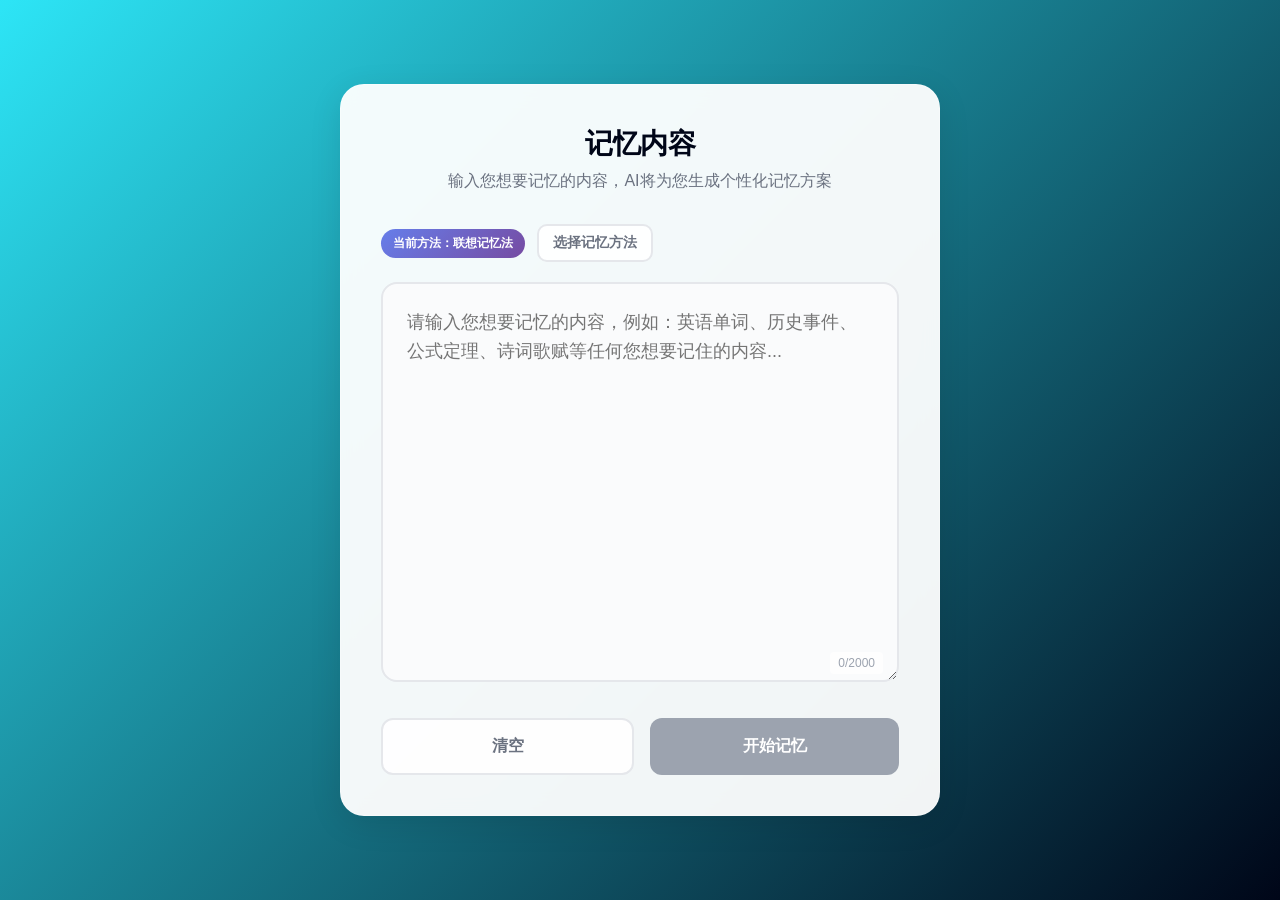
<file: pages/input.html>
<!DOCTYPE html>
<html lang="zh-CN">
<head>
    <meta charset="utf-8">
    <meta name="viewport" content="width=device-width, initial-scale=1.0">
    <title>内容输入</title>
    <style>
        * {
            margin: 0;
            padding: 0;
            box-sizing: border-box;
        }

        body {
            font-family: -apple-system, BlinkMacSystemFont, 'Segoe UI', Roboto, sans-serif;
            background: linear-gradient(135deg, #2DE5F6 0%, #000618 100%);
            min-height: 100vh;
            color: #000618;
            display: flex;
            flex-direction: column;
            align-items: center;
            justify-content: center;
            padding: 20px;
        }

        .simple-container {
            width: 100%;
            max-width: 600px;
            background: rgba(255, 255, 255, 0.95);
            border-radius: 24px;
            padding: 40px;
            box-shadow: 0 8px 32px rgba(0, 0, 0, 0.1);
            backdrop-filter: blur(10px);
            border: 1px solid rgba(255, 255, 255, 0.3);
        }

        .title {
            text-align: center;
            font-size: 28px;
            font-weight: 700;
            color: #000618;
            margin-bottom: 8px;
            letter-spacing: -0.5px;
        }

        .subtitle {
            text-align: center;
            font-size: 16px;
            color: #6B7280;
            margin-bottom: 32px;
            font-weight: 400;
        }

        .input-wrapper {
            position: relative;
            margin-bottom: 24px;
        }

        .memory-textarea {
            width: 100%;
            min-height: 300px;
            padding: 24px;
            border: 2px solid #E5E7EB;
            border-radius: 16px;
            font-size: 16px;
            line-height: 1.6;
            font-family: inherit;
            color: #000618;
            background: #FAFBFC;
            resize: vertical;
            transition: all 0.3s ease;
        }

        .memory-textarea:focus {
            outline: none;
            border-color: #2DE5F6;
            background: white;
            box-shadow: 0 0 0 4px rgba(45, 229, 246, 0.15);
            transform: translateY(-1px);
        }

        .memory-textarea:hover {
            border-color: #C7D2FE;
            background: white;
        }

        .char-counter {
            position: absolute;
            bottom: 12px;
            right: 16px;
            font-size: 12px;
            color: #9CA3AF;
            background: rgba(255, 255, 255, 0.8);
            padding: 4px 8px;
            border-radius: 4px;
        }

        .char-counter.warning {
            color: #F59E0B;
        }

        .char-counter.danger {
            color: #EF4444;
        }

        .action-buttons {
            display: flex;
            gap: 16px;
            margin-top: 32px;
        }

        .btn {
            flex: 1;
            padding: 16px 24px;
            border: none;
            border-radius: 12px;
            font-size: 16px;
            font-weight: 600;
            cursor: pointer;
            transition: all 0.3s ease;
            text-align: center;
            position: relative;
            overflow: hidden;
        }

        .btn-primary {
            background: linear-gradient(135deg, #2DE5F6 0%, #000618 100%);
            color: white;
            box-shadow: 0 4px 15px rgba(0, 6, 24, 0.4);
        }

        .btn-primary:hover:not(:disabled) {
            transform: translateY(-2px);
            box-shadow: 0 8px 25px rgba(0, 6, 24, 0.6);
        }

        .btn-primary:disabled {
            background: #9CA3AF;
            cursor: not-allowed;
            transform: none;
            box-shadow: none;
        }

        .btn-secondary {
            background: rgba(255, 255, 255, 0.9);
            color: #6B7280;
            border: 2px solid #E5E7EB;
        }

        .btn-secondary:hover {
            background: white;
            border-color: #2DE5F6;
            color: #2DE5F6;
        }

        .loading-overlay {
            position: fixed;
            top: 0;
            left: 0;
            right: 0;
            bottom: 0;
            background: rgba(0, 0, 0, 0.5);
            display: none;
            align-items: center;
            justify-content: center;
            z-index: 1000;
        }

        .loading-content {
            background: white;
            border-radius: 16px;
            padding: 30px;
            text-align: center;
            max-width: 280px;
            margin: 0 20px;
        }

        .loading-spinner {
            width: 40px;
            height: 40px;
            border: 4px solid #E5E7EB;
            border-top: 4px solid #2DE5F6;
            border-radius: 50%;
            animation: spin 1s linear infinite;
            margin: 0 auto 16px;
        }

        @keyframes spin {
            0% { transform: rotate(0deg); }
            100% { transform: rotate(360deg); }
        }

        .loading-text {
            font-size: 16px;
            font-weight: 500;
            color: #1F2937;
            margin-bottom: 8px;
        }

        .loading-desc {
            font-size: 14px;
            color: #6B7280;
        }

        /* 响应式设计 */
        @media (max-width: 640px) {
            body {
                padding: 16px;
            }
            
            .simple-container {
                padding: 24px;
                border-radius: 20px;
            }
            
            .title {
                font-size: 24px;
            }
            
            .memory-textarea {
                min-height: 250px;
                padding: 20px;
                font-size: 15px;
            }
            
            .action-buttons {
                flex-direction: column;
            }
        }

        @media (min-width: 1024px) {
            .memory-textarea {
                min-height: 400px;
                font-size: 18px;
            }
        }
    </style>
</head>
<body>
    <div class="simple-container">
        <h1 class="title">记忆内容</h1>
        <p class="subtitle">输入您想要记忆的内容，AI将为您生成个性化记忆方案</p>
        <div class="method-selector" id="methodSelector" style="display:flex;align-items:center;gap:12px;margin:12px 0 20px 0;">
            <span class="method-label" id="currentMethodLabel" style="display:inline-block;background:linear-gradient(135deg,#667eea,#764ba2);color:#fff;padding:6px 12px;border-radius:16px;font-size:12px;font-weight:600;">当前方法：联想记忆法</span>
            <button class="btn btn-secondary" style="flex:0 0 auto;padding:8px 14px;font-size:14px;border-radius:10px" onclick="openMethodSelection()">选择记忆方法</button>
        </div>
        
        <div class="input-wrapper">
            <textarea 
                id="memoryContent" 
                class="memory-textarea" 
                placeholder="请输入您想要记忆的内容，例如：英语单词、历史事件、公式定理、诗词歌赋等任何您想要记住的内容..."
                maxlength="2000"
            ></textarea>
            <div class="char-counter">
                <span id="charCount">0</span>/2000
            </div>
        </div>

        <div class="action-buttons">
            <button class="btn btn-secondary" onclick="clearContent()">清空</button>
            <button class="btn btn-primary" id="processBtn" onclick="processMemory()" disabled>
                开始记忆
            </button>
        </div>
    </div>

    <!-- 加载遮罩 -->
    <div class="loading-overlay" id="loadingOverlay">
        <div class="loading-content">
            <div class="loading-spinner"></div>
            <div class="loading-text">AI正在处理中...</div>
            <div class="loading-desc">请稍候，正在为您生成个性化记忆方案</div>
        </div>
    </div>

    <script>
        let selectedMethod = { id: 1, name: '联想记忆法', icon: '🔗', description: '通过建立事物之间的联系来增强记忆效果' };

        document.addEventListener('DOMContentLoaded', function() {
            const contentInput = document.getElementById('memoryContent');
            const charCount = document.getElementById('charCount');
            const processBtn = document.getElementById('processBtn');
            const savedMethodStr = localStorage.getItem('selectedMethod');
            if (savedMethodStr) {
                try {
                    const savedM = JSON.parse(savedMethodStr);
                    if (savedM && savedM.id) {
                        selectedMethod = savedM;
                    }
                } catch (e) {}
            }
            const label = document.getElementById('currentMethodLabel');
            if (label) {
                label.textContent = `当前方法：${selectedMethod.name || '联想记忆法'}`;
            }

            // 从localStorage恢复之前的内容
            const savedContent = localStorage.getItem('memoryContent');
            
            if (savedContent) {
                contentInput.value = savedContent;
                const length = savedContent.length;
                charCount.textContent = length;
                processBtn.disabled = length === 0;
            }

            // 监听输入变化
            contentInput.addEventListener('input', function() {
                const length = this.value.length;
                charCount.textContent = length;
                processBtn.disabled = length === 0;
                
                // 实时保存内容到localStorage
                if (this.value.trim()) {
                    localStorage.setItem('memoryContent', this.value);
                } else {
                    localStorage.removeItem('memoryContent');
                }

                // 更新字符计数器样式
                updateCharCounterStyle(length);
            });

            // 从URL参数获取预设内容
            const urlParams = new URLSearchParams(window.location.search);
            const presetContent = urlParams.get('content');
            if (presetContent) {
                contentInput.value = decodeURIComponent(presetContent);
                contentInput.dispatchEvent(new Event('input'));
            }
        });

        function openMethodSelection() {
            if (parent && parent.showPage) {
                parent.showPage('methods');
                return;
            }
            if (parent && parent.navigateTo) {
                parent.navigateTo('methods');
                return;
            }
            window.location.href = 'methods.html';
        }

        function updateCharCounterStyle(length) {
            const counter = document.getElementById('charCount');
            if (!counter) return;
            
            const counterWrapper = counter.parentElement;
            if (!counterWrapper) return;
            
            if (length > 1800) {
                counterWrapper.className = 'char-counter danger';
            } else if (length > 1500) {
                counterWrapper.className = 'char-counter warning';
            } else {
                counterWrapper.className = 'char-counter';
            }
        }

        function clearContent() {
            try {
                const contentInput = document.getElementById('memoryContent');
                const charCount = document.getElementById('charCount');
                const processBtn = document.getElementById('processBtn');
                
                if (contentInput) contentInput.value = '';
                if (charCount) charCount.textContent = '0';
                if (processBtn) processBtn.disabled = true;
                
                // 清除localStorage中保存的内容
                localStorage.removeItem('memoryContent');
                localStorage.removeItem('selectedMethod');
                localStorage.removeItem('contentType');
                
                // 重置字符计数器样式
                if (charCount && charCount.parentElement) {
                    charCount.parentElement.className = 'char-counter';
                }
                
                // 显示清除成功提示
                if (window.parent && window.parent.showToast) {
                    window.parent.showToast('内容已清除', 'success', 2000);
                }
            } catch (error) {
                console.error('清空内容时出错:', error);
            }
        }

        async function processMemory() {
            try {
                const content = document.getElementById('memoryContent').value.trim();
                if (!content) return;

                const loadingOverlay = document.getElementById('loadingOverlay');
                if (loadingOverlay) {
                    loadingOverlay.style.display = 'flex';
                }

                const apiConfig = localStorage.getItem('apiConfig');
                let hasApiConfig = false;
                
                if (apiConfig) {
                    try {
                        const config = JSON.parse(apiConfig);
                        hasApiConfig = config && config.token && config.token.trim() !== '';
                    } catch (e) {}
                }
                
                if (!hasApiConfig) {
                    const loadingOverlay = document.getElementById('loadingOverlay');
                    if (loadingOverlay) {
                        loadingOverlay.style.display = 'none';
                    }
                    
                    const shouldGoToSettings = confirm('⚠️ 尚未配置API或API配置不完整\n\n要使用AI智能记忆功能，请先完成API配置。\n\n是否前往设置页面配置API？');
                    
                    if (shouldGoToSettings) {
                        if (parent && parent.navigateTo) {
                            parent.navigateTo('settings');
                        } else {
                            window.location.href = 'settings.html';
                        }
                    }
                    return;
                }

                localStorage.setItem('memoryContent', content);
                localStorage.setItem('selectedMethod', JSON.stringify(selectedMethod));
                localStorage.setItem('contentType', '综合知识');
                localStorage.setItem('processingStartTime', new Date().toISOString());

                if (parent && parent.showPage) {
                    parent.showPage('processing');
                } else if (parent && parent.navigateTo) {
                    parent.navigateTo('processing');
                } else {
                    window.location.href = 'processing.html';
                }
            } catch (error) {
                console.error('处理失败:', error);
                alert('处理失败，请重试');
            } finally {
                const loadingOverlay = document.getElementById('loadingOverlay');
                if (loadingOverlay) {
                    loadingOverlay.style.display = 'none';
                }
            }
        }
    </script>
</body>
</html>
</file>
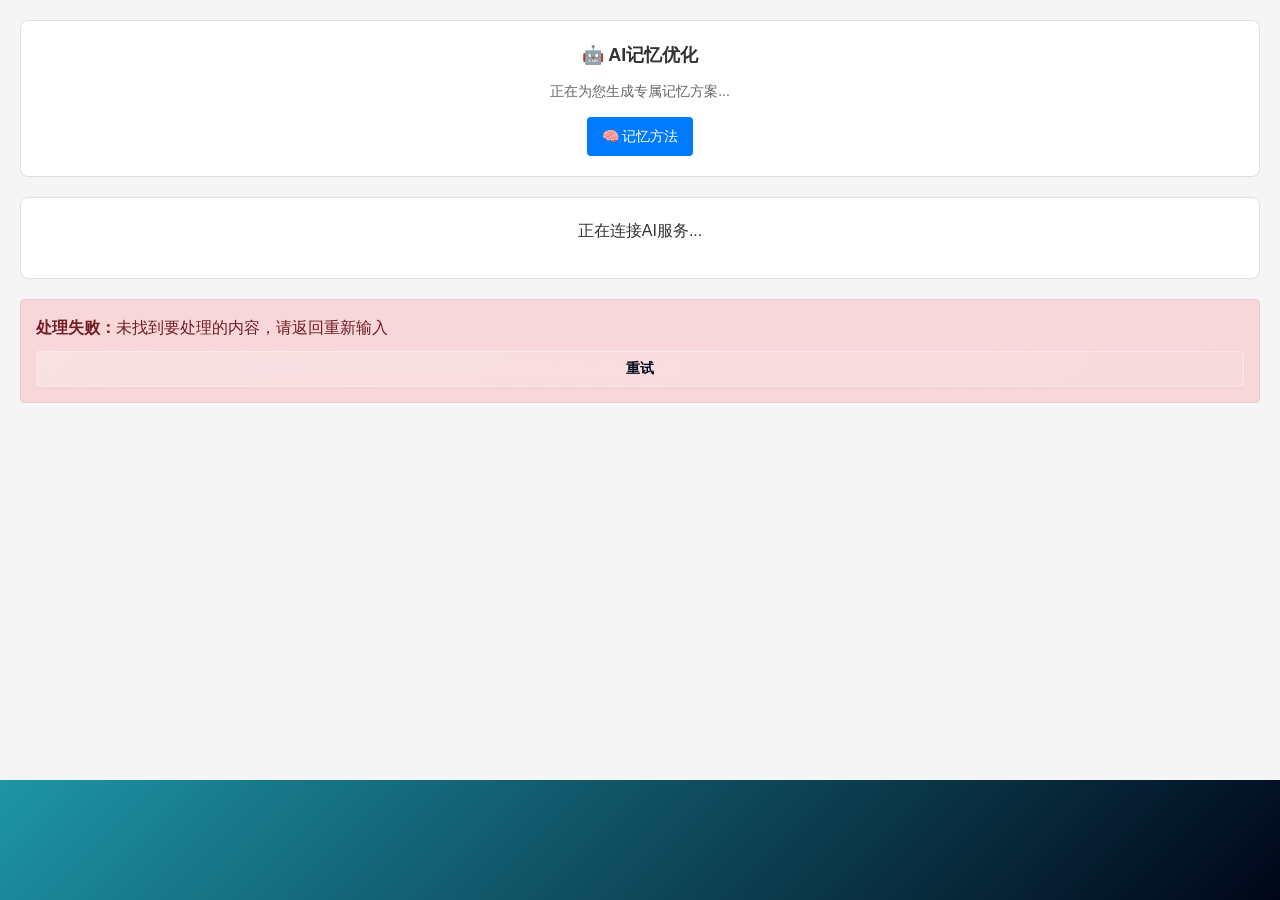
<file: pages/processing.html>
<!DOCTYPE html>
<html lang="zh-CN">
<head>
    <meta charset="UTF-8">
    <meta name="viewport" content="width=device-width, initial-scale=1.0">
    <title>AI处理中 - 36智能记忆</title>
    <link rel="stylesheet" href="../css/global.css">
    <script src="../js/markdown.js"></script>
    <style>
        .processing-container {
            padding: 20px;
            background: #f5f5f5;
            min-height: calc(100vh - 120px);
            display: flex;
            flex-direction: column;
        }

        .processing-header {
            background: white;
            border-radius: 8px;
            padding: 20px;
            margin-bottom: 20px;
            text-align: center;
            border: 1px solid #e0e0e0;
        }

        .processing-title {
            font-size: 18px;
            font-weight: 600;
            color: #333;
            margin-bottom: 10px;
        }

        .processing-subtitle {
            color: #666;
            font-size: 14px;
            margin-bottom: 15px;
        }

        .method-info {
            background: #007bff;
            color: white;
            padding: 8px 15px;
            border-radius: 4px;
            display: inline-block;
            font-size: 14px;
        }

        .status-section {
            background: white;
            border-radius: 8px;
            padding: 20px;
            margin-bottom: 20px;
            border: 1px solid #e0e0e0;
        }

        .status-text {
            color: #333;
            font-size: 16px;
            margin-bottom: 15px;
            text-align: center;
        }

        .result-section {
            background: white;
            border-radius: 8px;
            padding: 20px;
            flex: 1;
            border: 1px solid #e0e0e0;
            display: none;
        }

        .result-section.show {
            display: block;
        }

        .result-header {
            display: flex;
            align-items: center;
            margin-bottom: 15px;
            padding-bottom: 10px;
            border-bottom: 1px solid #e0e0e0;
        }

        .result-icon {
            font-size: 20px;
            margin-right: 10px;
        }

        .result-title {
            font-size: 16px;
            font-weight: 600;
            color: #333;
        }

        .result-content {
            background: #f8f9fa;
            border-radius: 4px;
            padding: 15px;
            margin-bottom: 15px;
            min-height: 200px;
            max-height: 400px;
            overflow-y: auto;
            border: 1px solid #e0e0e0;
        }

        .result-text {
            line-height: 1.6;
            color: #333;
            font-size: 14px;
            word-wrap: break-word;
        }

        /* Markdown样式支持 */
        .result-text h1, .result-text h2, .result-text h3 {
            color: #007bff;
            margin: 15px 0 10px 0;
            font-weight: 600;
        }

        .result-text h1 {
            font-size: 18px;
            border-bottom: 2px solid #007bff;
            padding-bottom: 5px;
        }

        .result-text h2 {
            font-size: 17px;
        }

        .result-text h3 {
            font-size: 16px;
        }

        .result-text ul, .result-text ol {
            margin: 10px 0;
            padding-left: 20px;
        }

        .result-text li {
            margin: 8px 0;
            line-height: 1.5;
        }

        .result-text p {
            margin: 10px 0;
            line-height: 1.6;
        }

        .result-text strong {
            font-weight: 600;
            color: #333;
        }

        .result-text em {
            font-style: italic;
            color: #555;
        }

        .result-text code {
            background: #f1f3f4;
            padding: 2px 6px;
            border-radius: 3px;
            font-family: 'Courier New', monospace;
            font-size: 13px;
            color: #d73a49;
        }

        .result-text pre {
            background: #f6f8fa;
            border: 1px solid #e1e4e8;
            border-radius: 6px;
            padding: 16px;
            overflow-x: auto;
            margin: 15px 0;
        }

        .result-text pre code {
            background: none;
            padding: 0;
            color: #24292e;
        }

        .result-text .highlight {
            background: linear-gradient(120deg, #a8edea 0%, #fed6e3 100%);
            padding: 2px 6px;
            border-radius: 4px;
            font-weight: 600;
        }

        .result-text a {
            color: #007bff;
            text-decoration: none;
        }

        .result-text a:hover {
            text-decoration: underline;
        }

        .result-text hr {
            border: none;
            height: 2px;
            background: linear-gradient(90deg, #007bff, #6610f2);
            margin: 20px 0;
            border-radius: 1px;
        }

        .action-buttons {
            display: flex;
            gap: 10px;
            margin-top: 15px;
            flex-wrap: wrap;
        }

        .btn {
            padding: 8px 16px;
            border: none;
            border-radius: 4px;
            cursor: pointer;
            font-size: 14px;
            text-decoration: none;
            display: inline-block;
            text-align: center;
        }

        .btn-primary {
            background: #007bff;
            color: white;
        }

        .btn-outline {
            background: transparent;
            color: #007bff;
            border: 1px solid #007bff;
        }

        .btn:hover {
            opacity: 0.8;
        }

        .btn-stop {
            background: #dc3545;
            color: white;
            border: 1px solid #dc3545;
            display: flex;
            align-items: center;
            gap: 8px;
            justify-content: center;
            transition: all 0.3s ease;
        }

        .btn-stop:hover {
            background: #c82333;
            border-color: #bd2130;
            transform: translateY(-1px);
            box-shadow: 0 2px 8px rgba(220, 53, 69, 0.3);
        }

        .btn-stop:active {
            transform: translateY(0);
            box-shadow: 0 1px 4px rgba(220, 53, 69, 0.3);
        }

        .stop-button-container {
            text-align: center;
            margin-top: 15px;
        }

        .stop-icon {
            font-size: 16px;
            font-weight: bold;
        }

        .error-message {
            background: #f8d7da;
            color: #721c24;
            padding: 15px;
            border-radius: 4px;
            border: 1px solid #f5c6cb;
            margin-bottom: 15px;
            display: none;
        }

        .error-message.show {
            display: block;
        }

        .processing-indicator {
            text-align: center;
            padding: 20px;
            color: #666;
        }
    </style>
</head>
<body>
    <div class="processing-container">
        <div class="processing-header">
            <div class="processing-title">🤖 AI记忆优化</div>
            <div class="processing-subtitle">正在为您生成专属记忆方案...</div>
            <div class="method-info" id="methodInfo">
                🧠 记忆方法
            </div>
        </div>

        <div class="status-section">
            <div class="status-text" id="statusText">正在连接AI服务...</div>
            <div class="processing-indicator" id="processingIndicator">
                处理中，请稍候...
            </div>
            <div class="stop-button-container" id="stopButtonContainer" style="display: none;">
                <button class="btn btn-stop" id="stopButton" onclick="stopGeneration()">
                    <span class="stop-icon">⏹</span>
                    停止生成
                </button>
            </div>
        </div>

        <div class="error-message" id="errorMessage">
            <strong>处理失败：</strong><span id="errorText"></span>
        </div>

        <div class="result-section" id="resultSection">
            <div class="result-header">
                <span class="result-icon">🤖</span>
                <span class="result-title">AI记忆优化结果</span>
            </div>
            
            <div class="result-content">
                <div class="result-text" id="resultText"></div>
            </div>
            
            <div class="action-buttons">
                <button class="btn btn-outline" onclick="regenerateResult()">重新生成</button>
                <button class="btn btn-outline" onclick="saveResult()">保存结果</button>
                <button class="btn btn-outline" onclick="shareResult()">分享结果</button>
                <button class="btn btn-primary" onclick="viewDetailedResult()">查看详细结果</button>
            </div>
        </div>
    </div>

    <script>
        let isProcessing = false;
        let resultText = '';
        let processingStartTime = null;

        // 初始化
        function init() {
            const method = JSON.parse(localStorage.getItem('selectedMethod') || '{}');
            const content = localStorage.getItem('memoryContent') || '';
            
            if (method.name) {
                document.getElementById('methodInfo').innerHTML = `${method.icon || '🧠'} ${method.name}`;
            }
            
            if (!content) {
                showError('未找到要处理的内容，请返回重新输入');
                return;
            }
            
            // 直接开始AI处理
            startAIProcessing();
        }

        // 开始AI处理
        async function startAIProcessing() {
            if (isProcessing) return;
            
            isProcessing = true;
            processingStartTime = Date.now(); // 记录处理开始时间
            document.getElementById('statusText').textContent = '正在调用AI服务...';
            document.getElementById('errorMessage').classList.remove('show');
            document.getElementById('resultSection').classList.remove('show');
            
            // 显示停止按钮
            document.getElementById('stopButtonContainer').style.display = 'block';
            
            // 检查API配置
            const apiConfig = getGlobalApiConfig();
            const hasValidApiConfig = apiConfig.token && apiConfig.token.trim() !== '' &&
                                      apiConfig.url && apiConfig.url.trim() !== '' &&
                                      apiConfig.model && apiConfig.model.trim() !== '';
            
            if (!hasValidApiConfig) {
                console.log('API配置不完整，显示提示');
                showError('⚠️ API配置不完整\n\n要使用AI智能记忆功能，请先完成API配置。\n\n配置项：\n• API地址\n• AI模型\n• API密钥\n\n点击下方"重试"按钮前往设置页面。');
                
                const errorMessage = document.getElementById('errorMessage');
                const existingRetryBtn = errorMessage.querySelector('.retry-btn');
                if (!existingRetryBtn) {
                    const settingsBtn = document.createElement('button');
                    settingsBtn.className = 'btn btn-primary retry-btn';
                    settingsBtn.textContent = '前往设置';
                    settingsBtn.style.marginTop = '10px';
                    settingsBtn.style.marginLeft = '10px';
                    settingsBtn.onclick = function() {
                        if (parent && parent.navigateTo) {
                            parent.navigateTo('settings');
                        } else {
                            window.location.href = 'settings.html';
                        }
                    };
                    errorMessage.appendChild(settingsBtn);
                }
                return;
            }
            
            try {
                const method = JSON.parse(localStorage.getItem('selectedMethod') || '{}');
                const content = localStorage.getItem('memoryContent') || '';
                
                if (!content || !method.id) {
                    throw new Error('缺少必要的处理参数');
                }
                
                document.getElementById('statusText').textContent = '正在生成记忆方案...';
                
                let result;
                
                // 尝试调用父窗口的AI处理函数
                if (parent && parent.memoryApp && parent.memoryApp.processMemoryContent) {
                    console.log('使用父窗口的AI处理引擎');
                    
                    // 准备实时显示
                    document.getElementById('processingIndicator').style.display = 'none';
                    document.getElementById('resultSection').classList.add('show');
                    const resultElement = document.getElementById('resultText');
                    resultElement.textContent = '';
                    
                    // 定义进度回调函数
                    const onProgress = (partialText) => {
                        // 使用markdown解析器渲染部分文本
                        if (window.parseMarkdownWithHighlight) {
                            resultElement.innerHTML = window.parseMarkdownWithHighlight(partialText);
                        } else if (window.parseMarkdown) {
                            resultElement.innerHTML = window.parseMarkdown(partialText);
                        } else {
                            // 降级处理
                            resultElement.textContent = partialText;
                        }
                        resultElement.scrollTop = resultElement.scrollHeight;
                    };
                    
                    result = await parent.memoryApp.processMemoryContent(content, method.id, onProgress);
                } else {
                    console.log('父窗口AI引擎不可用，尝试直接调用API');
                    document.getElementById('processingIndicator').style.display = 'none';
                    document.getElementById('resultSection').classList.add('show');
                    const resultElement = document.getElementById('resultText');
                    resultElement.textContent = '';

                    const onProgress = (partialText) => {
                        if (window.parseMarkdownWithHighlight) {
                            resultElement.innerHTML = window.parseMarkdownWithHighlight(partialText);
                        } else if (window.parseMarkdown) {
                            resultElement.innerHTML = window.parseMarkdown(partialText);
                        } else {
                            resultElement.textContent = partialText;
                        }
                        resultElement.scrollTop = resultElement.scrollHeight;
                    };

                    result = await processMemoryContentDirect(content, method, onProgress);
                }
                
                // 显示结果（如果没有使用实时显示）
                if (!document.getElementById('resultSection').classList.contains('show')) {
                    showResult(result);
                } else {
                    // 实时显示已完成，只需要更新状态
                    document.getElementById('statusText').textContent = '处理完成';
                }
                
            } catch (error) {
                console.error('AI处理失败:', error);
                showError('AI处理失败: ' + error.message);
            } finally {
                isProcessing = false;
                // 隐藏停止按钮
                document.getElementById('stopButtonContainer').style.display = 'none';
            }
        }

        // 显示结果（流式显示）
        function showResult(text) {
            document.getElementById('statusText').textContent = '处理完成';
            document.getElementById('processingIndicator').style.display = 'none';
            document.getElementById('resultSection').classList.add('show');
            
            // 实现流式显示效果
            streamText(text);
        }

        // 流式显示文本
        function streamText(text) {
            const resultElement = document.getElementById('resultText');
            // 直接一次性渲染以提升展示速度
            if (window.parseMarkdownWithHighlight) {
                resultElement.innerHTML = window.parseMarkdownWithHighlight(text);
            } else if (window.parseMarkdown) {
                resultElement.innerHTML = window.parseMarkdown(text);
            } else {
                resultElement.textContent = text;
            }
            resultElement.scrollTop = resultElement.scrollHeight;
            // 保存结果
            resultText = text;
            localStorage.setItem('lastResult', text);
            localStorage.setItem('lastResultTime', new Date().toISOString());
        }

        // 直接处理记忆内容的备用函数
        async function processMemoryContentDirect(content, method, onProgress = null) {
            try {
                const apiConfig = getGlobalApiConfig();
                console.log('获取到的API配置:', { ...apiConfig, token: apiConfig.token ? '***已隐藏***' : '未设置' });
                
                if (apiConfig.token && apiConfig.token.trim() !== '' && 
                    apiConfig.url && apiConfig.url.trim() !== '' &&
                    apiConfig.model && apiConfig.model.trim() !== '') {
                    console.log('使用API调用生成内容');
                    return await callSiliconFlowAPIDirect(content, method, apiConfig, onProgress);
                } else {
                    console.log('使用模拟响应（API配置不完整）');
                    console.log('配置状态 - token:', !!apiConfig.token, 'url:', !!apiConfig.url, 'model:', !!apiConfig.model);
                    return await generateMockResponseDirect(content, method, onProgress);
                }
            } catch (error) {
                console.error('API调用失败，使用模拟响应:', error);
                return await generateMockResponseDirect(content, method, onProgress);
            }
        }

        // 从父窗口获取全局API配置
        function getGlobalApiConfig() {
            const defaultConfig = {
                url: 'https://api.siliconflow.cn/v1/chat/completions',
                model: 'Qwen/Qwen2.5-72B-Instruct',
                token: '',
                maxTokens: 800,
                temperature: 0.5,
                top_p: 0.9
            };
            
            try {
                if (window.parent && window.parent.memoryApp && window.parent.memoryApp.apiConfig) {
                    const parentConfig = window.parent.memoryApp.apiConfig;
                    console.log('使用父窗口的全局API配置');
                    return { ...defaultConfig, ...parentConfig };
                }
            } catch (error) {
                console.warn('无法访问父窗口的API配置:', error);
            }
            
            console.log('使用本地API配置');
            return loadApiConfigLocal();
        }

        // 加载本地API配置
        function loadApiConfigLocal() {
            const defaultConfig = {
                url: 'https://api.siliconflow.cn/v1/chat/completions',
                model: 'Qwen/Qwen2.5-72B-Instruct',
                token: '',
                maxTokens: 800,
                temperature: 0.5,
                top_p: 0.9
            };
            
            try {
                const saved = localStorage.getItem('apiConfig');
                if (saved) {
                    const parsed = JSON.parse(saved);
                    console.log('本地API配置加载成功');
                    return { ...defaultConfig, ...parsed };
                }
            } catch (error) {
                console.error('加载本地API配置失败:', error);
            }
            
            return defaultConfig;
        }

        // 直接调用API
        async function callSiliconFlowAPIDirect(content, method, apiConfig, onProgress = null) {
            const prompt = generatePromptDirect(content, method);
            
            if (!apiConfig.token || apiConfig.token.trim() === '') {
                throw new Error('API密钥未配置');
            }
            
            if (!apiConfig.url || apiConfig.url.trim() === '') {
                throw new Error('API地址未配置');
            }
            
            if (!apiConfig.model || apiConfig.model.trim() === '') {
                throw new Error('AI模型未配置');
            }
            
            console.log('调用API:', apiConfig.url, '模型:', apiConfig.model);
            
            const controller = new AbortController();
            const timeoutId = setTimeout(() => {
                controller.abort();
                console.warn('API请求超时，已中止');
            }, 120000);
            
            try {
                const response = await fetch(apiConfig.url.trim(), {
                    method: 'POST',
                    headers: {
                        'Authorization': `Bearer ${apiConfig.token.trim()}`,
                        'Content-Type': 'application/json'
                    },
                    body: JSON.stringify({
                        model: apiConfig.model.trim(),
                        messages: [
                            {
                                role: 'user',
                                content: prompt
                            }
                        ],
                        max_tokens: apiConfig.maxTokens || 800,
                        temperature: apiConfig.temperature ?? 0.5,
                        top_p: apiConfig.top_p ?? 0.9,
                        stream: !!onProgress
                    }),
                    signal: controller.signal
                });

                clearTimeout(timeoutId);

                if (!response.ok) {
                    let errorMessage = `API调用失败 (${response.status})`;
                    try {
                        const errorData = await response.json();
                        errorMessage = errorData.error?.message || errorData.message || errorMessage;
                    } catch (e) {
                        errorMessage = response.statusText || errorMessage;
                    }
                    throw new Error(errorMessage);
                }
                
                if (onProgress && response.body) {
                    const reader = response.body.getReader();
                    const decoder = new TextDecoder();
                    let result = '';

                    try {
                        while (true) {
                            const { done, value } = await reader.read();
                            if (done) break;
                            const chunk = decoder.decode(value);
                            const lines = chunk.split('\n');
                            for (const line of lines) {
                                if (line.startsWith('data: ')) {
                                    const data = line.slice(6);
                                    if (data === '[DONE]') continue;
                                    try {
                                        const parsed = JSON.parse(data);
                                        const delta = parsed.choices?.[0]?.delta?.content;
                                        if (delta) {
                                            result += delta;
                                            onProgress(result);
                                        }
                                    } catch (e) {}
                                }
                            }
                        }
                    } finally {
                        reader.releaseLock();
                    }
                    return result || '抱歉，AI处理出现问题，请稍后重试。';
                } else {
                    const data = await response.json();
                    const result = data.choices?.[0]?.message?.content || '抱歉，AI处理出现问题，请稍后重试。';
                    return result;
                }
            } catch (error) {
                clearTimeout(timeoutId);
                
                if (error.name === 'AbortError') {
                    throw new Error('API请求超时，请检查网络连接');
                }
                
                throw error;
            }
        }

        // 生成提示词
        function generatePromptDirect(content, method) {
            try {
                const map = JSON.parse(localStorage.getItem('customPrompts') || '{}');
                const cp = map[String(method.id)] || '';
                if (cp && cp.trim()) {
                    const hasContent = /\{\{?content\}?\}/i.test(cp);
                    return hasContent ? cp.replace(/\{\{?content\}?\}/ig, content) : cp + "\n\n内容：" + content;
                }
            } catch (e) {}
            return `请使用"${method.name}"记忆方法来帮助记忆以下内容：

内容：${content}

请提供详细的记忆方案，包括：
1. 具体的记忆步骤
2. 记忆要点和技巧
3. 练习建议
4. 记忆效果预期

请确保方案实用、易懂、有效。`;
        }

        // 生成模拟响应
        async function generateMockResponseDirect(content, method, onProgress = null) {
            const text = `# ${method.name}记忆方案

## 📝 内容分析
您要记忆的内容：${content}

## 🎯 记忆步骤
1. **理解阶段**：首先理解内容的核心含义
2. **联想阶段**：建立与已知知识的联系
3. **重复阶段**：通过多次复习巩固记忆
4. **应用阶段**：在实际场景中运用所学内容

## 💡 记忆技巧
- 将抽象概念具象化
- 创建生动的心理图像
- 建立逻辑关联
- 使用首字母缩写法

## 🔄 练习建议
- 每天复习15-20分钟
- 间隔重复，逐渐延长复习间隔
- 与他人分享所学内容
- 定期自我测试

## 📈 预期效果
通过${method.name}方法，您可以：
- 提高记忆效率50%以上
- 延长记忆保持时间
- 增强理解深度
- 建立知识体系

*注：此为演示内容，建议配置API密钥获得更个性化的记忆方案。*`;

            if (onProgress) {
                return new Promise((resolve) => {
                    const chars = text.split('');
                    let acc = '';
                    let i = 0;
                    const timer = setInterval(() => {
                        if (i < chars.length) {
                            acc += chars[i];
                            onProgress(acc);
                            i++;
                        } else {
                            clearInterval(timer);
                            resolve(text);
                        }
                    }, 10);
                });
            }
            return text;
        }

        // 显示错误信息
        function showError(message) {
            document.getElementById('errorText').textContent = message;
            document.getElementById('errorMessage').classList.add('show');
            document.getElementById('processingIndicator').style.display = 'none';
            addRetryButton();
        }

        // 添加重试按钮
        function addRetryButton() {
            const errorMessage = document.getElementById('errorMessage');
            if (!errorMessage.querySelector('.retry-btn')) {
                const retryBtn = document.createElement('button');
                retryBtn.className = 'btn btn-outline retry-btn';
                retryBtn.textContent = '重试';
                retryBtn.style.marginTop = '10px';
                retryBtn.onclick = retryProcessing;
                errorMessage.appendChild(retryBtn);
            }
        }

        // 重试处理
        function retryProcessing() {
            document.getElementById('errorMessage').classList.remove('show');
            document.getElementById('resultSection').classList.remove('show');
            document.getElementById('processingIndicator').style.display = 'block';
            startAIProcessing();
        }

        // 重新生成结果
        function regenerateResult() {
            if (confirm('确定要重新生成结果吗？')) {
                document.getElementById('resultSection').classList.remove('show');
                document.getElementById('processingIndicator').style.display = 'block';
                startAIProcessing();
            }
        }

        // 保存结果
        function saveResult() {
            const result = document.getElementById('resultText').textContent;
            if (result) {
                // 计算实际处理时间
                const processingTime = processingStartTime ? Date.now() - processingStartTime : 0;
                
                // 使用与app.js一致的保存方法
                if (window.parent && window.parent.saveMemoryRecord) {
                    const method = JSON.parse(localStorage.getItem('selectedMethod') || '{}');
                    const content = localStorage.getItem('memoryContent') || '';
                    
                    // 构造与app.js saveMemoryRecord方法期望的数据结构
                    const saveData = {
                        content: content,
                        methodId: method.id || 'unknown',
                        result: result,
                        studyTime: processingTime // 使用实际处理时间
                    };
                    
                    // 调用父窗口的保存方法
                    const savedRecord = window.parent.saveMemoryRecord(saveData);
                    
                    if (savedRecord) {
                        alert('结果已保存到历史记录！');
                        // 通知父窗口更新统计
                        window.parent.postMessage({ action: 'updateStats' }, '*');
                    } else {
                        // 如果父窗口方法失败，使用本地保存
                        saveToLocalStorage(result, processingTime);
                    }
                } else {
                    // 如果无法访问父窗口方法，使用本地保存
                    saveToLocalStorage(result, processingTime);
                }
            }
        }
        
        function saveToLocalStorage(result, processingTime = 0) {
            // 使用与app.js一致的键名和数据结构
            const records = JSON.parse(localStorage.getItem('memoryRecords') || '[]');
            const method = JSON.parse(localStorage.getItem('selectedMethod') || '{}');
            const content = localStorage.getItem('memoryContent') || '';
            
            const record = {
                id: Date.now().toString(),
                content: content,
                methodId: method.id || 'unknown',
                methodName: method.name || '未知方法',
                result: result,
                timestamp: Date.now(),
                studyTime: processingTime // 使用实际处理时间
            };
            
            records.push(record);
            
            // 限制历史记录数量
            if (records.length > 100) {
                records.splice(0, records.length - 100);
            }
            
            localStorage.setItem('memoryRecords', JSON.stringify(records));
            alert('结果已保存到历史记录！');
        }

        // 分享结果
        function shareResult() {
            const result = document.getElementById('resultText').textContent;
            if (result && navigator.share) {
                navigator.share({
                    title: '36智能记忆 - AI优化结果',
                    text: result.substring(0, 200) + '...',
                    url: window.location.href
                }).catch(console.error);
            } else {
                navigator.clipboard.writeText(result).then(() => {
                    alert('结果已复制到剪贴板！');
                }).catch(() => {
                    alert('分享功能暂不可用');
                });
            }
        }

        // 查看详细结果
        function viewDetailedResult() {
            const result = document.getElementById('resultText').textContent;
            if (result) {
                localStorage.setItem('lastResult', result);
                localStorage.setItem('lastResultTime', new Date().toISOString());
                
                if (parent && parent.showPage) {
                    parent.showPage('result');
                } else if (parent && parent.navigateTo) {
                    parent.navigateTo('result');
                } else {
                    window.location.href = 'result.html';
                }
            } else {
                alert('请等待处理完成后再查看详细结果');
            }
        }

        // 停止生成
        function stopGeneration() {
            console.log('用户点击停止按钮');
            
            // 调用父窗口的停止方法
            if (parent && parent.stopGeneration) {
                const stopped = parent.stopGeneration();
                if (stopped) {
                    document.getElementById('statusText').textContent = '已停止生成';
                    document.getElementById('processingIndicator').style.display = 'none';
                    document.getElementById('stopButtonContainer').style.display = 'none';
                    isProcessing = false;
                    
                    // 显示部分结果（如果有的话）
                    const resultElement = document.getElementById('resultText');
                    if (resultElement.textContent || resultElement.innerHTML) {
                        document.getElementById('resultSection').classList.add('show');
                        // 保存部分结果
                        const partialResult = resultElement.textContent || resultElement.innerHTML;
                        localStorage.setItem('lastResult', partialResult);
                        localStorage.setItem('lastResultTime', new Date().toISOString());
                    }
                }
            } else {
                console.log('无法访问父窗口的停止方法');
                // 本地停止处理
                isProcessing = false;
                document.getElementById('statusText').textContent = '已停止生成';
                document.getElementById('processingIndicator').style.display = 'none';
                document.getElementById('stopButtonContainer').style.display = 'none';
            }
        }

        // 返回上一页
        function goBack() {
            if (parent && parent.goBack) {
                parent.goBack();
            } else if (parent && parent.memoryApp && parent.memoryApp.goBack) {
                parent.memoryApp.goBack();
            } else if (parent && parent.showPage) {
                // 使用父窗口的showPage函数返回到输入页面
                parent.showPage('input');
            } else {
                // 如果在独立窗口中，返回到输入页面
                window.location.href = 'input.html';
            }
        }

        // 监听来自父窗口的消息
        window.addEventListener('message', function(event) {
            if (event.data.action === 'startProcessing') {
                init();
            }
        });

        // 页面加载时初始化
        document.addEventListener('DOMContentLoaded', init);
    </script>
</body>
</html>
</file>
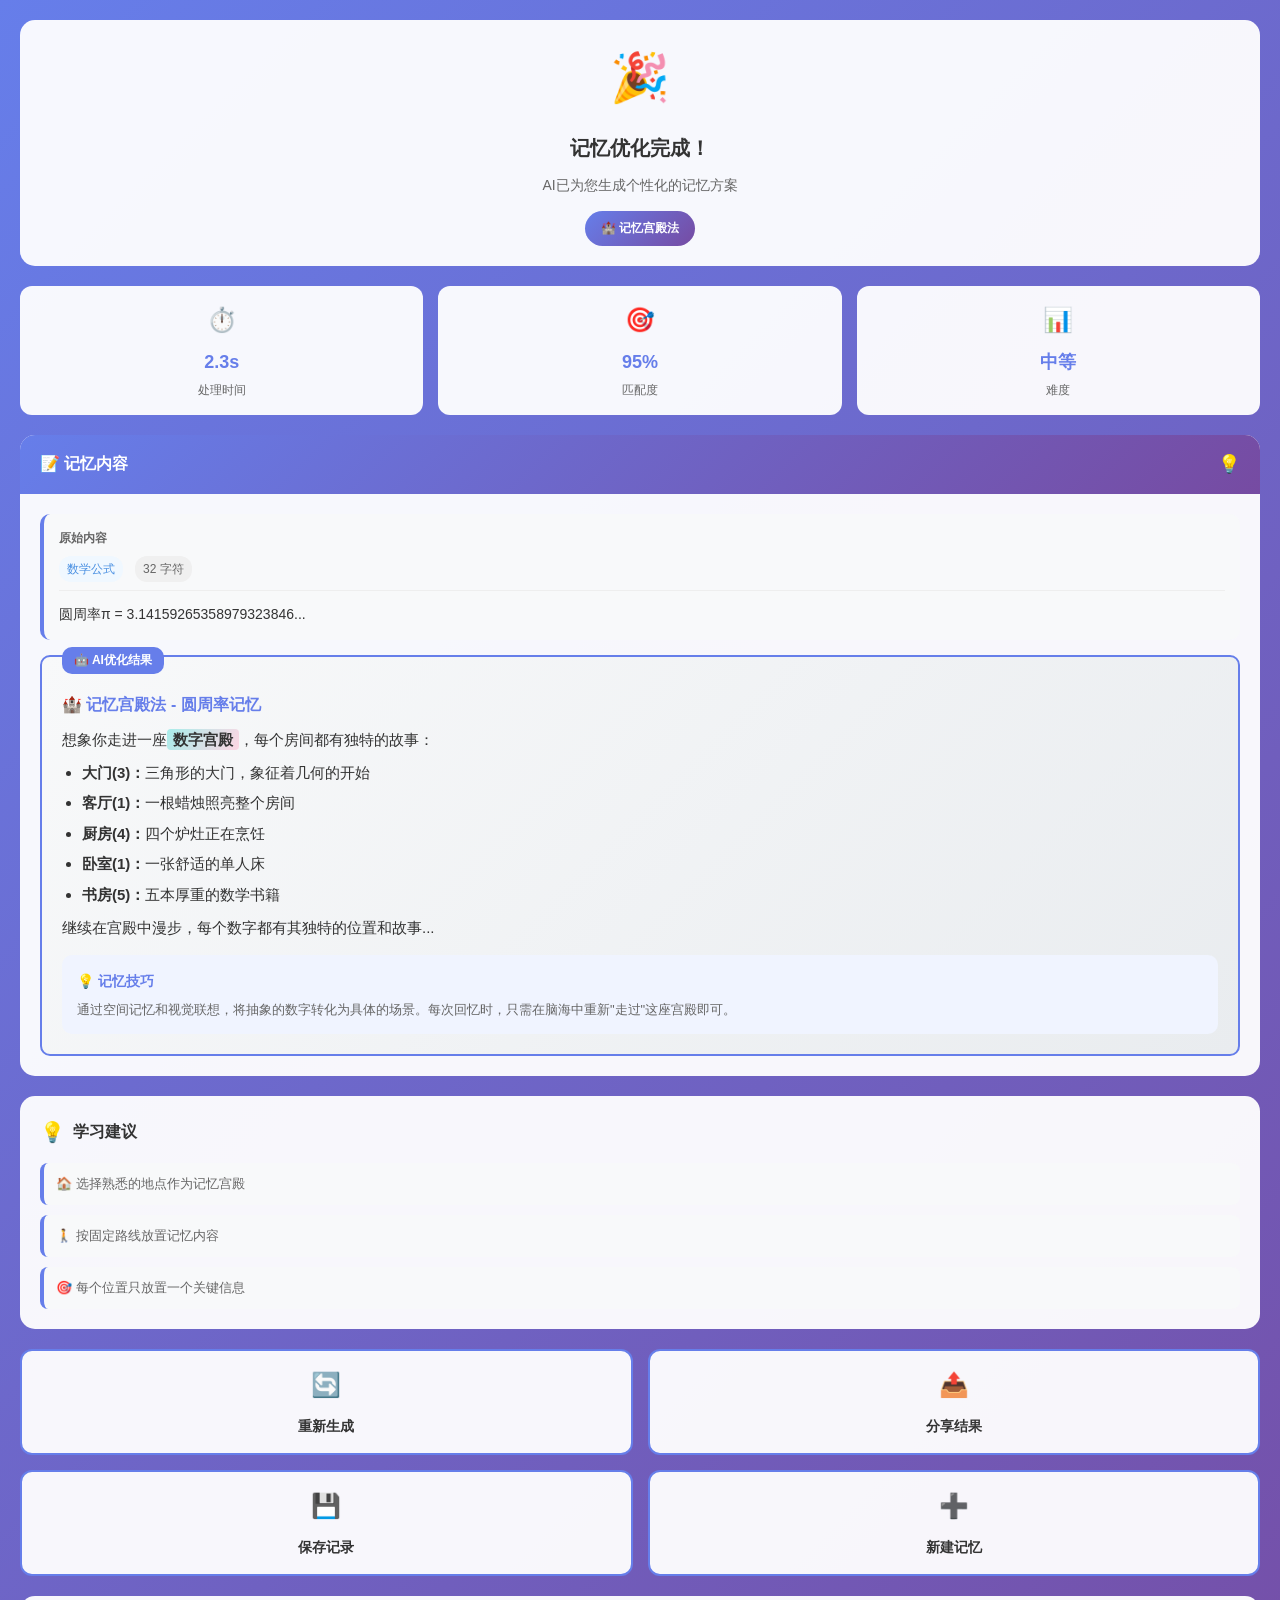
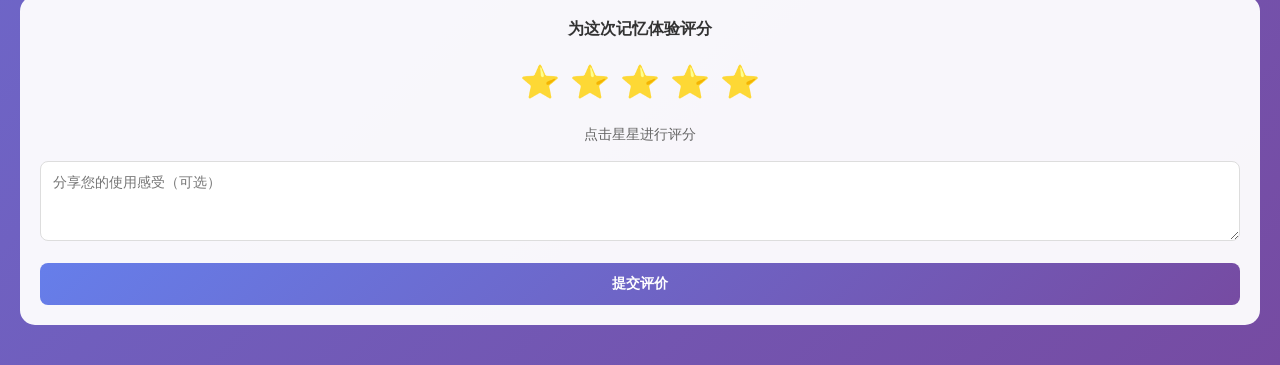
<file: pages/result.html>
<!DOCTYPE html>
<html lang="zh-CN">
<head>
    <meta charset="UTF-8">
    <meta name="viewport" content="width=device-width, initial-scale=1.0">
    <title>记忆结果 - 36智能记忆</title>
    <link rel="stylesheet" href="../css/global.css">
    <style>
        .result-container {
            padding: 20px;
            background: linear-gradient(135deg, #667eea 0%, #764ba2 100%);
            min-height: calc(100vh - 120px);
        }

        .result-header {
            background: rgba(255, 255, 255, 0.95);
            border-radius: 15px;
            padding: 20px;
            margin-bottom: 20px;
            text-align: center;
        }

        .success-icon {
            font-size: 48px;
            margin-bottom: 15px;
            animation: bounce 1s ease-in-out;
        }

        @keyframes bounce {
            0%, 20%, 50%, 80%, 100% { transform: translateY(0); }
            40% { transform: translateY(-10px); }
            60% { transform: translateY(-5px); }
        }

        .result-title {
            font-size: 20px;
            font-weight: 700;
            color: #333;
            margin-bottom: 10px;
        }

        .result-subtitle {
            font-size: 14px;
            color: #666;
            margin-bottom: 15px;
        }

        .method-badge {
            display: inline-block;
            background: linear-gradient(135deg, #667eea, #764ba2);
            color: white;
            padding: 8px 16px;
            border-radius: 20px;
            font-size: 12px;
            font-weight: 600;
        }

        .content-section {
            background: rgba(255, 255, 255, 0.95);
            border-radius: 15px;
            margin-bottom: 20px;
            overflow: hidden;
        }

        .content-meta {
            display: flex;
            gap: 12px;
            margin-bottom: 12px;
            padding-bottom: 8px;
            border-bottom: 1px solid #eee;
        }

        .content-type, .content-length {
            font-size: 12px;
            padding: 4px 8px;
            border-radius: 12px;
            background: #f0f8ff;
            color: #4a90e2;
            font-weight: 500;
        }

        .content-length {
            background: #f0f0f0;
            color: #666;
        }

        .content-text {
            line-height: 1.6;
            color: #333;
        }

        .section-header {
            background: linear-gradient(135deg, #667eea, #764ba2);
            color: white;
            padding: 15px 20px;
            font-size: 16px;
            font-weight: 600;
            display: flex;
            align-items: center;
            justify-content: space-between;
        }

        .section-icon {
            font-size: 18px;
        }

        .section-content {
            padding: 20px;
        }

        .original-content {
            background: #f8f9fa;
            border-radius: 10px;
            padding: 15px;
            margin-bottom: 15px;
            border-left: 4px solid #667eea;
        }

        .original-label {
            font-size: 12px;
            color: #666;
            margin-bottom: 8px;
            font-weight: 600;
        }

        .original-text {
            font-size: 14px;
            color: #333;
            line-height: 1.5;
        }

        .ai-result {
            background: linear-gradient(135deg, #f8f9fa, #e9ecef);
            border-radius: 10px;
            padding: 20px;
            border: 2px solid #667eea;
            position: relative;
        }

        .ai-label {
            position: absolute;
            top: -10px;
            left: 20px;
            background: #667eea;
            color: white;
            padding: 4px 12px;
            border-radius: 10px;
            font-size: 12px;
            font-weight: 600;
        }

        .ai-content {
            font-size: 15px;
            color: #333;
            line-height: 1.6;
            margin-top: 10px;
        }

        .ai-content h3 {
            color: #667eea;
            font-size: 16px;
            margin: 15px 0 10px 0;
            font-weight: 600;
        }

        .ai-content ul {
            margin: 10px 0;
            padding-left: 20px;
        }

        .ai-content li {
            margin: 8px 0;
            line-height: 1.5;
        }

        .ai-content .highlight {
            background: linear-gradient(120deg, #a8edea 0%, #fed6e3 100%);
            padding: 2px 6px;
            border-radius: 4px;
            font-weight: 600;
        }

        .method-details {
            background: #f0f4ff;
            border-radius: 10px;
            padding: 15px;
            margin-top: 15px;
        }

        .method-title {
            font-size: 14px;
            font-weight: 600;
            color: #667eea;
            margin-bottom: 8px;
        }

        .method-description {
            font-size: 13px;
            color: #666;
            line-height: 1.4;
        }

        .stats-grid {
            display: grid;
            grid-template-columns: repeat(3, 1fr);
            gap: 15px;
            margin-bottom: 20px;
        }

        .stat-card {
            background: rgba(255, 255, 255, 0.95);
            border-radius: 12px;
            padding: 15px;
            text-align: center;
        }

        .stat-icon {
            font-size: 24px;
            margin-bottom: 8px;
        }

        .stat-value {
            font-size: 18px;
            font-weight: 700;
            color: #667eea;
            margin-bottom: 4px;
        }

        .stat-label {
            font-size: 12px;
            color: #666;
        }

        .action-buttons {
            display: grid;
            grid-template-columns: repeat(2, 1fr);
            gap: 15px;
            margin-bottom: 20px;
        }

        .action-btn {
            background: rgba(255, 255, 255, 0.95);
            border: 2px solid #667eea;
            border-radius: 12px;
            padding: 15px;
            text-align: center;
            cursor: pointer;
            transition: all 0.3s ease;
            text-decoration: none;
            color: #333;
        }

        .action-btn:hover {
            background: #667eea;
            color: white;
            transform: translateY(-2px);
        }

        .action-btn .btn-icon {
            font-size: 24px;
            margin-bottom: 8px;
            display: block;
        }

        .action-btn .btn-text {
            font-size: 14px;
            font-weight: 600;
        }

        .rating-section {
            background: rgba(255, 255, 255, 0.95);
            border-radius: 15px;
            padding: 20px;
            margin-bottom: 20px;
        }

        .rating-title {
            font-size: 16px;
            font-weight: 600;
            color: #333;
            margin-bottom: 15px;
            text-align: center;
        }

        .rating-stars {
            display: flex;
            justify-content: center;
            gap: 10px;
            margin-bottom: 15px;
        }

        .star {
            font-size: 32px;
            color: #ddd;
            cursor: pointer;
            transition: all 0.2s ease;
        }

        .star.active {
            color: #ffd700;
            transform: scale(1.1);
        }

        .star:hover {
            transform: scale(1.2);
        }

        .rating-text {
            text-align: center;
            font-size: 14px;
            color: #666;
            margin-bottom: 15px;
        }

        .rating-comment {
            width: 100%;
            padding: 12px;
            border: 1px solid #ddd;
            border-radius: 8px;
            font-size: 14px;
            resize: vertical;
            min-height: 80px;
            margin-bottom: 15px;
        }

        .save-rating-btn {
            width: 100%;
            background: linear-gradient(135deg, #667eea, #764ba2);
            color: white;
            border: none;
            border-radius: 8px;
            padding: 12px;
            font-size: 14px;
            font-weight: 600;
            cursor: pointer;
            transition: all 0.3s ease;
        }

        .save-rating-btn:hover {
            transform: translateY(-1px);
            box-shadow: 0 4px 12px rgba(102, 126, 234, 0.3);
        }

        .tips-section {
            background: rgba(255, 255, 255, 0.95);
            border-radius: 15px;
            padding: 20px;
            margin-bottom: 20px;
        }

        .tips-title {
            font-size: 16px;
            font-weight: 600;
            color: #333;
            margin-bottom: 15px;
            display: flex;
            align-items: center;
        }

        .tips-icon {
            font-size: 20px;
            margin-right: 8px;
        }

        .tip-item {
            background: #f8f9fa;
            border-radius: 8px;
            padding: 12px;
            margin-bottom: 10px;
            border-left: 4px solid #667eea;
        }

        .tip-item:last-child {
            margin-bottom: 0;
        }

        .tip-text {
            font-size: 13px;
            color: #666;
            line-height: 1.4;
        }

        .loading-overlay {
            position: fixed;
            top: 0;
            left: 0;
            right: 0;
            bottom: 0;
            background: rgba(0, 0, 0, 0.5);
            display: none;
            align-items: center;
            justify-content: center;
            z-index: 1000;
        }

        .loading-content {
            background: white;
            border-radius: 15px;
            padding: 30px;
            text-align: center;
            max-width: 80%;
        }

        .loading-spinner {
            width: 40px;
            height: 40px;
            border: 4px solid #f3f3f3;
            border-top: 4px solid #667eea;
            border-radius: 50%;
            animation: spin 1s linear infinite;
            margin: 0 auto 15px;
        }

        @keyframes spin {
            0% { transform: rotate(0deg); }
            100% { transform: rotate(360deg); }
        }

        .share-modal {
            position: fixed;
            top: 0;
            left: 0;
            right: 0;
            bottom: 0;
            background: rgba(0, 0, 0, 0.5);
            display: none;
            align-items: center;
            justify-content: center;
            z-index: 1000;
            padding: 20px;
        }

        .share-modal.show {
            display: flex;
        }

        .share-content {
            background: white;
            border-radius: 15px;
            padding: 20px;
            max-width: 90%;
            width: 400px;
        }

        .share-header {
            font-size: 18px;
            font-weight: 600;
            color: #333;
            margin-bottom: 20px;
            text-align: center;
        }

        .share-options {
            display: grid;
            grid-template-columns: repeat(3, 1fr);
            gap: 15px;
            margin-bottom: 20px;
        }

        .share-option {
            text-align: center;
            padding: 15px;
            border-radius: 10px;
            cursor: pointer;
            transition: all 0.2s ease;
            border: 2px solid #f0f0f0;
        }

        .share-option:hover {
            border-color: #667eea;
            background: #f8f9fa;
        }

        .share-option-icon {
            font-size: 24px;
            margin-bottom: 8px;
        }

        .share-option-text {
            font-size: 12px;
            color: #666;
        }
    </style>
</head>
<body>
    <div class="result-container">
        <!-- 结果头部 -->
        <div class="result-header">
            <div class="success-icon">🎉</div>
            <div class="result-title">记忆优化完成！</div>
            <div class="result-subtitle">AI已为您生成个性化的记忆方案</div>
            <div class="method-badge" id="methodBadge">记忆宫殿法</div>
        </div>

        <!-- 统计信息 -->
        <div class="stats-grid">
            <div class="stat-card">
                <div class="stat-icon">⏱️</div>
                <div class="stat-value" id="processingTime">2.3s</div>
                <div class="stat-label">处理时间</div>
            </div>
            <div class="stat-card">
                <div class="stat-icon">🎯</div>
                <div class="stat-value" id="matchScore">95%</div>
                <div class="stat-label">匹配度</div>
            </div>
            <div class="stat-card">
                <div class="stat-icon">📊</div>
                <div class="stat-value" id="difficulty">中等</div>
                <div class="stat-label">难度</div>
            </div>
        </div>

        <!-- 原始内容和AI结果 -->
        <div class="content-section">
            <div class="section-header">
                <span>📝 记忆内容</span>
                <span class="section-icon">💡</span>
            </div>
            <div class="section-content">
                <div class="original-content">
                    <div class="original-label">原始内容</div>
                    <div class="original-text" id="originalContent">
                        圆周率π = 3.14159265358979323846...
                    </div>
                </div>
                
                <div class="ai-result">
                    <div class="ai-label">🤖 AI优化结果</div>
                    <div class="ai-content" id="aiContent">
                        <h3>🏰 记忆宫殿法 - 圆周率记忆</h3>
                        <p>想象你走进一座<span class="highlight">数字宫殿</span>，每个房间都有独特的故事：</p>
                        <ul>
                            <li><strong>大门(3)：</strong>三角形的大门，象征着几何的开始</li>
                            <li><strong>客厅(1)：</strong>一根蜡烛照亮整个房间</li>
                            <li><strong>厨房(4)：</strong>四个炉灶正在烹饪</li>
                            <li><strong>卧室(1)：</strong>一张舒适的单人床</li>
                            <li><strong>书房(5)：</strong>五本厚重的数学书籍</li>
                        </ul>
                        <p>继续在宫殿中漫步，每个数字都有其独特的位置和故事...</p>
                        
                        <div class="method-details">
                            <div class="method-title">💡 记忆技巧</div>
                            <div class="method-description">
                                通过空间记忆和视觉联想，将抽象的数字转化为具体的场景。每次回忆时，只需在脑海中重新"走过"这座宫殿即可。
                            </div>
                        </div>
                    </div>
                </div>
            </div>
        </div>

        <!-- 学习建议 -->
        <div class="tips-section">
            <div class="tips-title">
                <span class="tips-icon">💡</span>
                学习建议
            </div>
            <div id="tipsContainer">
                <div class="tip-item">
                    <div class="tip-text">建议每天复习2-3次，间隔时间逐渐延长</div>
                </div>
                <div class="tip-item">
                    <div class="tip-text">可以绘制宫殿平面图，加强视觉记忆</div>
                </div>
                <div class="tip-item">
                    <div class="tip-text">尝试在真实环境中"走过"这个记忆路径</div>
                </div>
            </div>
        </div>

        <!-- 操作按钮 -->
        <div class="action-buttons">
            <div class="action-btn" onclick="regenerateResult()">
                <span class="btn-icon">🔄</span>
                <span class="btn-text">重新生成</span>
            </div>
            <div class="action-btn" onclick="shareResult()">
                <span class="btn-icon">📤</span>
                <span class="btn-text">分享结果</span>
            </div>
            <div class="action-btn" onclick="saveToHistory()">
                <span class="btn-icon">💾</span>
                <span class="btn-text">保存记录</span>
            </div>
            <div class="action-btn" onclick="startNewMemory()">
                <span class="btn-icon">➕</span>
                <span class="btn-text">新建记忆</span>
            </div>
        </div>

        <!-- 评分区域 -->
        <div class="rating-section">
            <div class="rating-title">为这次记忆体验评分</div>
            <div class="rating-stars">
                <span class="star" data-rating="1" onclick="setRating(1)">⭐</span>
                <span class="star" data-rating="2" onclick="setRating(2)">⭐</span>
                <span class="star" data-rating="3" onclick="setRating(3)">⭐</span>
                <span class="star" data-rating="4" onclick="setRating(4)">⭐</span>
                <span class="star" data-rating="5" onclick="setRating(5)">⭐</span>
            </div>
            <div class="rating-text" id="ratingText">点击星星进行评分</div>
            <textarea class="rating-comment" id="ratingComment" placeholder="分享您的使用感受（可选）"></textarea>
            <button class="save-rating-btn" onclick="saveRating()">提交评价</button>
        </div>
    </div>

    <!-- 加载遮罩 -->
    <div class="loading-overlay" id="loadingOverlay">
        <div class="loading-content">
            <div class="loading-spinner"></div>
            <div>正在重新生成...</div>
        </div>
    </div>

    <!-- 分享模态框 -->
    <div class="share-modal" id="shareModal">
        <div class="share-content">
            <div class="share-header">分享记忆结果</div>
            <div class="share-options">
                <div class="share-option" onclick="shareToWeChat()">
                    <div class="share-option-icon">💬</div>
                    <div class="share-option-text">微信</div>
                </div>
                <div class="share-option" onclick="shareToWeibo()">
                    <div class="share-option-icon">📱</div>
                    <div class="share-option-text">微博</div>
                </div>
                <div class="share-option" onclick="shareToQQ()">
                    <div class="share-option-icon">🐧</div>
                    <div class="share-option-text">QQ</div>
                </div>
                <div class="share-option" onclick="copyLink()">
                    <div class="share-option-icon">🔗</div>
                    <div class="share-option-text">复制链接</div>
                </div>
                <div class="share-option" onclick="saveAsImage()">
                    <div class="share-option-icon">📷</div>
                    <div class="share-option-text">保存图片</div>
                </div>
                <div class="share-option" onclick="exportPDF()">
                    <div class="share-option-icon">📄</div>
                    <div class="share-option-text">导出PDF</div>
                </div>
            </div>
            <button class="btn btn-outline" onclick="closeShareModal()" style="width: 100%;">取消</button>
        </div>
    </div>

    <script>
        let currentRating = 0;
        let resultData = {};

        function loadResultData() {
            // 从localStorage获取处理结果
            const lastResult = localStorage.getItem('lastResult');
            const method = JSON.parse(localStorage.getItem('selectedMethod') || '{}');
            const content = localStorage.getItem('memoryContent') || '';
            const contentType = localStorage.getItem('contentType') || '通用';
            
            if (lastResult && content) {
                resultData = {
                    originalContent: content,
                    method: method.name || '记忆宫殿法',
                    methodId: method.id || 'memory_palace', // 添加methodId字段
                    methodIcon: method.icon || '🧠',
                    aiResult: formatAIResult(lastResult),
                    processingTime: generateProcessingTime(),
                    matchScore: generateMatchScore(method, contentType),
                    difficulty: assessDifficulty(content),
                    contentType: contentType,
                    timestamp: localStorage.getItem('lastResultTime') || new Date().toISOString()
                };
                displayResult();
            } else {
                // 如果没有数据，使用示例数据
                resultData = {
                    originalContent: '圆周率π = 3.14159265358979323846...',
                    method: '记忆宫殿法',
                    methodId: 'memory_palace', // 添加methodId字段
                    methodIcon: '🏰',
                    aiResult: generateSampleResult(),
                    processingTime: '2.3s',
                    matchScore: '95%',
                    difficulty: '中等',
                    contentType: '数学公式',
                    timestamp: new Date().toISOString()
                };
                displayResult();
            }
        }

        function formatAIResult(rawResult) {
            // 将纯文本结果转换为HTML格式
            let formatted = rawResult
                .replace(/\*\*(.*?)\*\*/g, '<strong>$1</strong>')
                .replace(/^(#{1,3})\s+(.+)$/gm, '<h3>$2</h3>')
                .replace(/^•\s+(.+)$/gm, '<li>$1</li>')
                .replace(/\n\n/g, '</p><p>')
                .replace(/^\d+\.\s+(.+)$/gm, '<li>$1</li>');
            
            // 包装列表项
            formatted = formatted.replace(/(<li>.*<\/li>)/gs, '<ul>$1</ul>');
            
            // 包装段落
            if (!formatted.startsWith('<h3>') && !formatted.startsWith('<ul>')) {
                formatted = '<p>' + formatted + '</p>';
            }
            
            return formatted;
        }

        function generateProcessingTime() {
            return (Math.random() * 2 + 1.5).toFixed(1) + 's';
        }

        function generateMatchScore(method, contentType) {
            // 根据方法和内容类型生成匹配度
            const baseScore = 75 + Math.random() * 20;
            const methodBonus = getMethodBonus(method.name, contentType);
            return Math.min(99, Math.round(baseScore + methodBonus)) + '%';
        }

        function getMethodBonus(methodName, contentType) {
            const bonusMap = {
                '数字记忆法': { '数学公式': 15, '历史年代': 10, '电话号码': 20 },
                '图像记忆法': { '生物知识': 15, '地理知识': 12, '诗词': 8 },
                '故事记忆法': { '历史事件': 18, '文学作品': 15, '单词': 12 },
                '位置记忆法': { '地理知识': 20, '历史事件': 10, '演讲': 15 },
                '韵律记忆法': { '诗词': 20, '单词': 15, '公式': 8 },
                '分类记忆法': { '生物知识': 18, '化学知识': 15, '词汇': 12 }
            };
            
            return bonusMap[methodName]?.[contentType] || 5;
        }

        function assessDifficulty(content) {
            const length = content.length;
            const complexity = (content.match(/[0-9]/g) || []).length + 
                             (content.match(/[A-Za-z]/g) || []).length * 0.5 +
                             (content.match(/[^\w\s]/g) || []).length * 2;
            
            if (length < 50 && complexity < 20) return '简单';
            if (length < 200 && complexity < 100) return '中等';
            return '困难';
        }

        function generateSampleResult() {
            return `<h3>🏰 记忆宫殿法 - 圆周率记忆</h3>
                    <p>想象你走进一座<span class="highlight">数字宫殿</span>，每个房间都有独特的故事：</p>
                    <ul>
                        <li><strong>大门(3)：</strong>三角形的大门，象征着几何的开始</li>
                        <li><strong>客厅(1)：</strong>一根蜡烛照亮整个房间</li>
                        <li><strong>厨房(4)：</strong>四个炉灶正在烹饪</li>
                        <li><strong>卧室(1)：</strong>一张舒适的单人床</li>
                        <li><strong>书房(5)：</strong>五本厚重的数学书籍</li>
                    </ul>
                    <p>继续在宫殿中漫步，每个数字都有其独特的位置和故事...</p>
                    
                    <div class="method-details">
                        <div class="method-title">💡 记忆技巧</div>
                        <div class="method-description">
                            通过空间记忆和视觉联想，将抽象的数字转化为具体的场景。每次回忆时，只需在脑海中重新"走过"这座宫殿即可。
                        </div>
                    </div>`;
        }

        function displayResult() {
            // 更新页面内容
            const methodBadge = document.getElementById('methodBadge');
            if (methodBadge) {
                methodBadge.innerHTML = `${resultData.methodIcon || '🧠'} ${resultData.method}`;
            }
            
            const processingTime = document.getElementById('processingTime');
            if (processingTime) processingTime.textContent = resultData.processingTime;
            
            const matchScore = document.getElementById('matchScore');
            if (matchScore) matchScore.textContent = resultData.matchScore;
            
            const difficulty = document.getElementById('difficulty');
            if (difficulty) difficulty.textContent = resultData.difficulty;
            
            const originalContent = document.getElementById('originalContent');
            if (originalContent) {
                originalContent.innerHTML = `
                    <div class="content-meta">
                        <span class="content-type">${resultData.contentType || '通用'}</span>
                        <span class="content-length">${resultData.originalContent.length} 字符</span>
                    </div>
                    <div class="content-text">${resultData.originalContent}</div>
                `;
            }
            
            const aiContent = document.getElementById('aiContent');
            if (aiContent) aiContent.innerHTML = resultData.aiResult;
            
            // 更新学习建议
            updateTips();
            
            // 更新页面标题
            document.title = `记忆结果 - ${resultData.method}`;
        }

        function updateTips() {
            const tips = generateTips();
            const tipsContainer = document.getElementById('tipsContainer');
            if (tipsContainer) {
                tipsContainer.innerHTML = tips.map(tip => `
                    <div class="tip-item">
                        <div class="tip-text">${tip}</div>
                    </div>
                `).join('');
            }
        }

        function generateTips() {
            const methodTips = {
                '联想记忆法': [
                    '💡 寻找新信息与已知知识的联系点',
                    '🔗 建立生动有趣的关联故事',
                    '🎯 使用夸张和幽默增强联想效果'
                ],
                '图像记忆法': [
                    '🖼️ 将抽象概念转化为具体图像',
                    '🌈 使用鲜艳的颜色增强视觉印象',
                    '📐 利用空间位置关系组织信息'
                ],
                '故事记忆法': [
                    '📚 创造有情节的完整故事',
                    '🎭 加入情感元素增强记忆深度',
                    '🔄 反复讲述故事巩固记忆'
                ],
                '位置记忆法': [
                    '🏠 选择熟悉的地点作为记忆宫殿',
                    '🚶 按固定路线放置记忆内容',
                    '🎯 每个位置只放置一个关键信息'
                ],
                '记忆宫殿法': [
                    '🏠 选择熟悉的地点作为记忆宫殿',
                    '🚶 按固定路线放置记忆内容',
                    '🎯 每个位置只放置一个关键信息'
                ],
                '韵律记忆法': [
                    '🎵 创造朗朗上口的节拍韵律',
                    '🎶 结合熟悉的旋律增强效果',
                    '🔊 大声朗读加深听觉记忆'
                ],
                '分类记忆法': [
                    '📊 按逻辑关系对信息分组',
                    '🏷️ 为每个类别设置清晰标签',
                    '🔍 从整体到细节逐层记忆'
                ],
                '数字记忆法': [
                    '🔢 为数字创建固定的形象代码',
                    '🎯 使用数字编码系统提高效率',
                    '🔄 反复练习数字-图像转换'
                ]
            };
            
            const generalTips = [
                '⏰ 利用艾宾浩斯遗忘曲线安排复习',
                '🧘 保持专注，避免分心干扰',
                '💤 充足睡眠有助于记忆巩固',
                '🏃 适量运动提升大脑活力',
                '📝 记录学习过程中的心得体会'
            ];
            
            const methodSpecific = methodTips[resultData.method] || [];
            const selected = [...methodSpecific];
            
            // 如果方法特定提示不足3个，从通用提示中补充
            while (selected.length < 3) {
                const randomTip = generalTips[Math.floor(Math.random() * generalTips.length)];
                if (!selected.includes(randomTip)) {
                    selected.push(randomTip);
                }
            }
            
            return selected.slice(0, 3);
        }

        function setRating(rating) {
            currentRating = rating;
            
            // 更新星星显示
            document.querySelectorAll('.star').forEach((star, index) => {
                if (index < rating) {
                    star.classList.add('active');
                } else {
                    star.classList.remove('active');
                }
            });

            // 更新评分文本
            const ratingTexts = [
                '点击星星进行评分',
                '很不满意 😞',
                '不太满意 😐',
                '还可以 🙂',
                '很满意 😊',
                '非常满意 🤩'
            ];
            document.getElementById('ratingText').textContent = ratingTexts[rating];
        }

        function saveRating() {
            if (currentRating === 0) {
                alert('请先选择评分');
                return;
            }

            const comment = document.getElementById('ratingComment').value;
            
            // 保存评分到结果数据
            resultData.rating = currentRating;
            resultData.comment = comment;
            resultData.ratedAt = new Date().toISOString();

            // 保存到历史记录
            saveToHistory();
            
            alert('评价已保存，感谢您的反馈！');
        }

        function regenerateResult() {
            document.getElementById('loadingOverlay').style.display = 'flex';
            
            // 模拟重新生成
            setTimeout(() => {
                // 这里可以调用AI API重新生成
                const newResult = generateAlternativeResult();
                resultData.aiResult = newResult;
                resultData.processingTime = (Math.random() * 3 + 1).toFixed(1) + 's';
                resultData.matchScore = (Math.random() * 20 + 80).toFixed(0) + '%';
                
                displayResult();
                document.getElementById('loadingOverlay').style.display = 'none';
            }, 2000);
        }

        function generateAlternativeResult() {
            const alternatives = [
                `<h3>🎭 故事记忆法 - 圆周率记忆</h3>
                 <p>让我们编织一个<span class="highlight">数字故事</span>：</p>
                 <p>有个叫<strong>3</strong>的小孩，他有<strong>1</strong>个好朋友，他们一起去<strong>4</strong>个地方玩耍，遇到了<strong>1</strong>只小狗，小狗有<strong>5</strong>个玩具...</p>`,
                
                `<h3>🎵 韵律记忆法 - 圆周率记忆</h3>
                 <p>将数字转化为<span class="highlight">朗朗上口的韵律</span>：</p>
                 <p><strong>"三点一四一五九，二六五三五八九"</strong></p>
                 <p>配合节拍和韵律，让记忆变得轻松愉快...</p>`,
                
                `<h3>🖼️ 图像记忆法 - 圆周率记忆</h3>
                 <p>为每个数字创造<span class="highlight">生动的图像</span>：</p>
                 <ul>
                     <li><strong>3</strong> → 三角形 🔺</li>
                     <li><strong>1</strong> → 铅笔 ✏️</li>
                     <li><strong>4</strong> → 帆船 ⛵</li>
                 </ul>`
            ];
            
            return alternatives[Math.floor(Math.random() * alternatives.length)];
        }

        function shareResult() {
            document.getElementById('shareModal').classList.add('show');
        }

        function closeShareModal() {
            document.getElementById('shareModal').classList.remove('show');
        }

        function shareToWeChat() {
            // 微信分享逻辑
            alert('正在打开微信分享...');
            closeShareModal();
        }

        function shareToWeibo() {
            // 微博分享逻辑
            alert('正在打开微博分享...');
            closeShareModal();
        }

        function shareToQQ() {
            // QQ分享逻辑
            alert('正在打开QQ分享...');
            closeShareModal();
        }

        function copyLink() {
            // 复制链接
            const link = window.location.href;
            navigator.clipboard.writeText(link).then(() => {
                alert('链接已复制到剪贴板');
            }).catch(() => {
                alert('复制失败，请手动复制');
            });
            closeShareModal();
        }

        function saveAsImage() {
            // 保存为图片
            alert('正在生成图片...');
            closeShareModal();
        }

        function exportPDF() {
            // 导出PDF
            alert('正在生成PDF...');
            closeShareModal();
        }

        function saveToHistory() {
            // 使用与app.js一致的保存方法
            if (window.parent && window.parent.saveMemoryRecord) {
                // 转换处理时间为毫秒数（去掉's'后缀并转换为毫秒）
                let processingTimeMs = 0;
                if (resultData.processingTime) {
                    const timeStr = resultData.processingTime.toString().replace('s', '');
                    processingTimeMs = parseFloat(timeStr) * 1000; // 转换为毫秒
                }
                
                // 构造与app.js saveMemoryRecord方法期望的数据结构
                const saveData = {
                    content: resultData.originalContent,
                    methodId: resultData.methodId || 'unknown',
                    result: resultData.aiResult,
                    studyTime: processingTimeMs || 0
                };
                
                // 调用父窗口的保存方法
                const savedRecord = window.parent.saveMemoryRecord(saveData);
                
                if (savedRecord) {
                    // 显示保存成功提示
                    showSaveSuccess();
                    
                    // 通知父窗口更新统计
                    window.parent.postMessage({ action: 'updateStats' }, '*');
                } else {
                    // 如果父窗口方法失败，使用本地保存
                    saveToLocalStorage();
                }
            } else {
                // 如果无法访问父窗口方法，使用本地保存
                saveToLocalStorage();
            }
        }
        
        function saveToLocalStorage() {
            // 获取现有历史记录，使用与app.js一致的键名
            let records = JSON.parse(localStorage.getItem('memoryRecords') || '[]');
            
            // 转换处理时间为毫秒数
            let processingTimeMs = 0;
            if (resultData.processingTime) {
                const timeStr = resultData.processingTime.toString().replace('s', '');
                processingTimeMs = parseFloat(timeStr) * 1000; // 转换为毫秒
            }
            
            // 构造与app.js saveMemoryRecord方法一致的记录结构
            const record = {
                id: Date.now().toString(),
                content: resultData.originalContent,
                methodId: resultData.methodId || 'unknown',
                methodName: resultData.method || '未知方法',
                result: resultData.aiResult,
                timestamp: Date.now(),
                studyTime: processingTimeMs || 0,
                rating: resultData.rating || 0,
                comment: resultData.comment || ''
            };
            
            // 检查是否已存在相同的记录（基于内容和方法）
            const existingIndex = records.findIndex(item => 
                item.content === record.content && 
                item.methodId === record.methodId
            );
            
            if (existingIndex !== -1) {
                // 更新现有记录
                records[existingIndex] = { ...records[existingIndex], ...record };
            } else {
                // 添加新记录
                records.push(record);
            }
            
            // 限制历史记录数量
            if (records.length > 100) {
                records = records.slice(-100); // 保留最新的100条记录
            }
            
            localStorage.setItem('memoryRecords', JSON.stringify(records));
            
            // 显示保存成功提示
            showSaveSuccess();
            
            // 通知父窗口更新统计
            if (window.parent) {
                window.parent.postMessage({ action: 'updateStats' }, '*');
            }
        }

        function showSaveSuccess() {
            const button = document.querySelector('.action-btn[onclick="saveToHistory()"]');
            if (button) {
                const originalText = button.querySelector('.btn-text').textContent;
                button.querySelector('.btn-text').textContent = '已保存';
                button.style.background = '#28a745';
                button.style.color = 'white';
                
                setTimeout(() => {
                    button.querySelector('.btn-text').textContent = originalText;
                    button.style.background = '';
                    button.style.color = '';
                }, 2000);
            } else {
                alert('已保存到学习历史');
            }
        }

        function startNewMemory() {
            // 清除当前结果
            localStorage.removeItem('currentResult');
            
            // 导航到输入页面
            if (window.parent) {
                window.parent.postMessage({ action: 'navigate', page: 'input' }, '*');
            }
        }

        // 初始化
        document.addEventListener('DOMContentLoaded', () => {
            loadResultData();
        });

        // 点击模态框外部关闭
        document.getElementById('shareModal').addEventListener('click', (e) => {
            if (e.target === document.getElementById('shareModal')) {
                closeShareModal();
            }
        });
    </script>
</body>
</html>
</file>
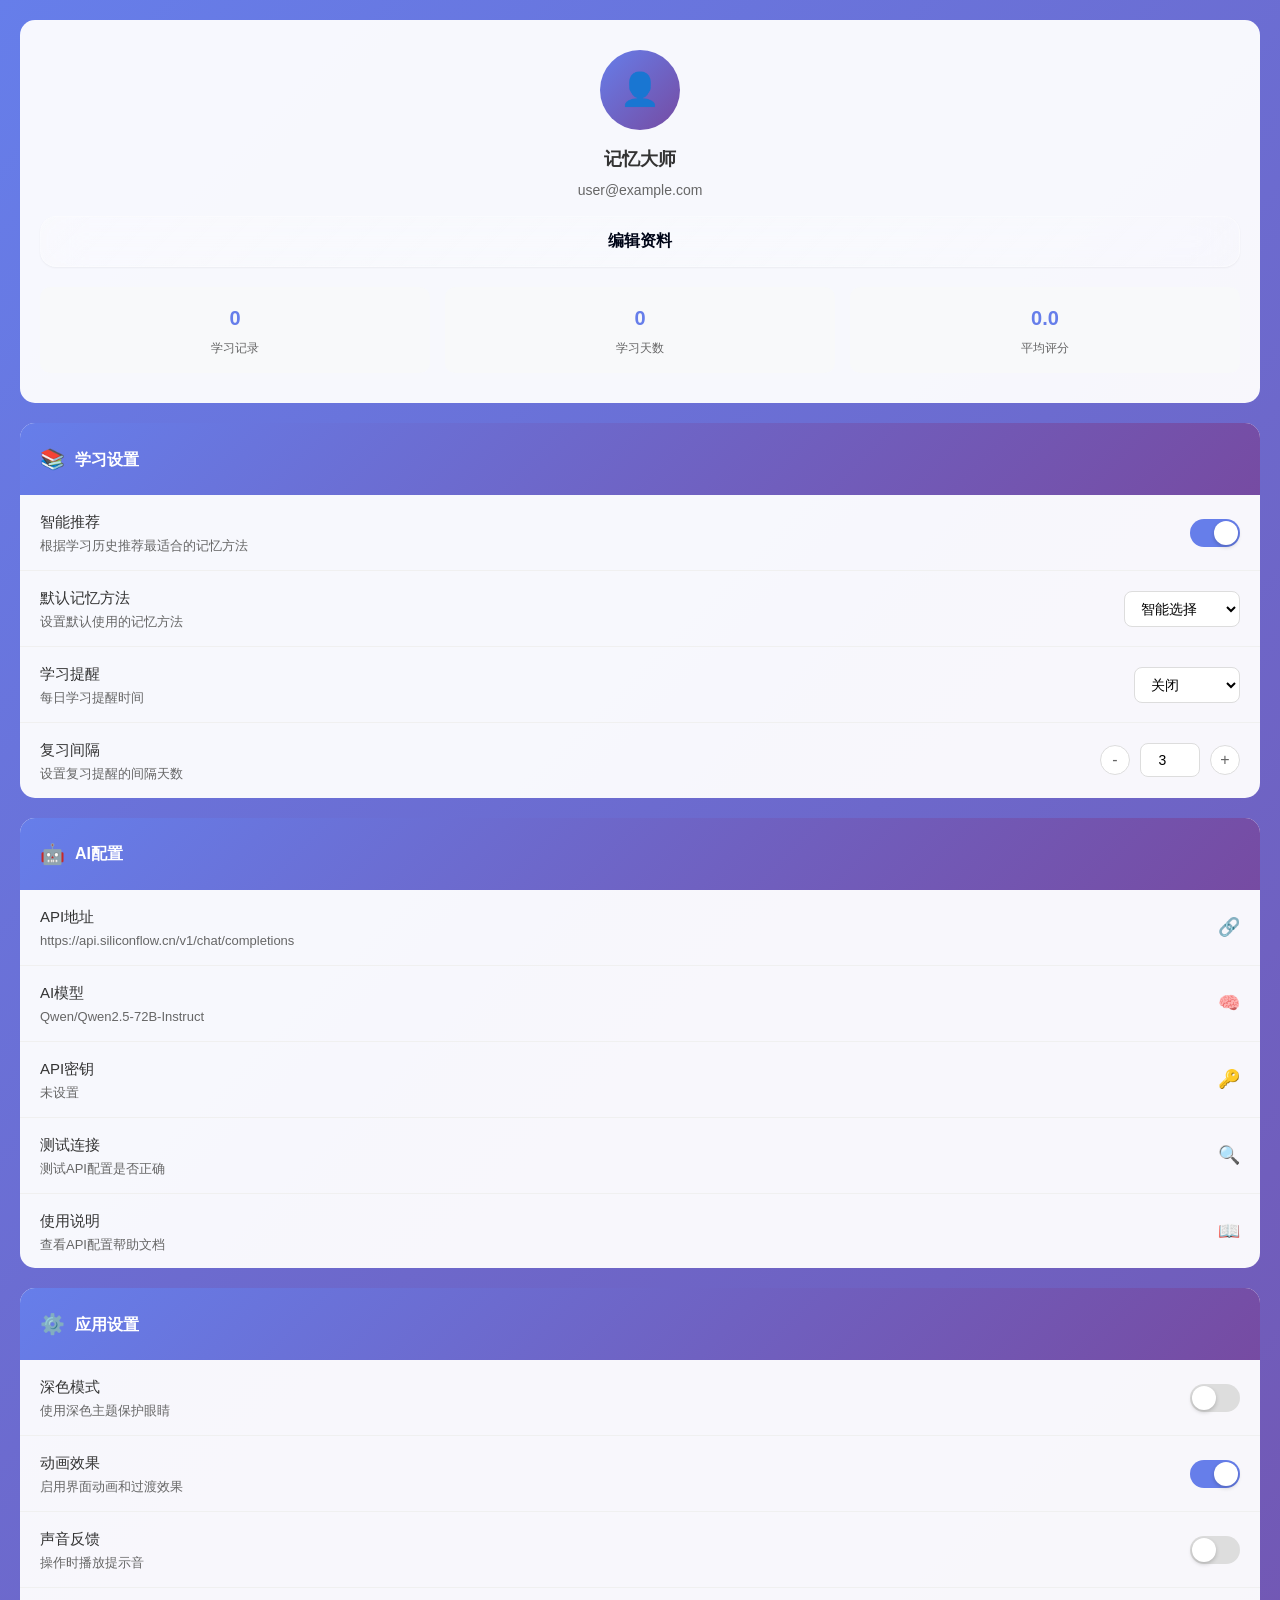
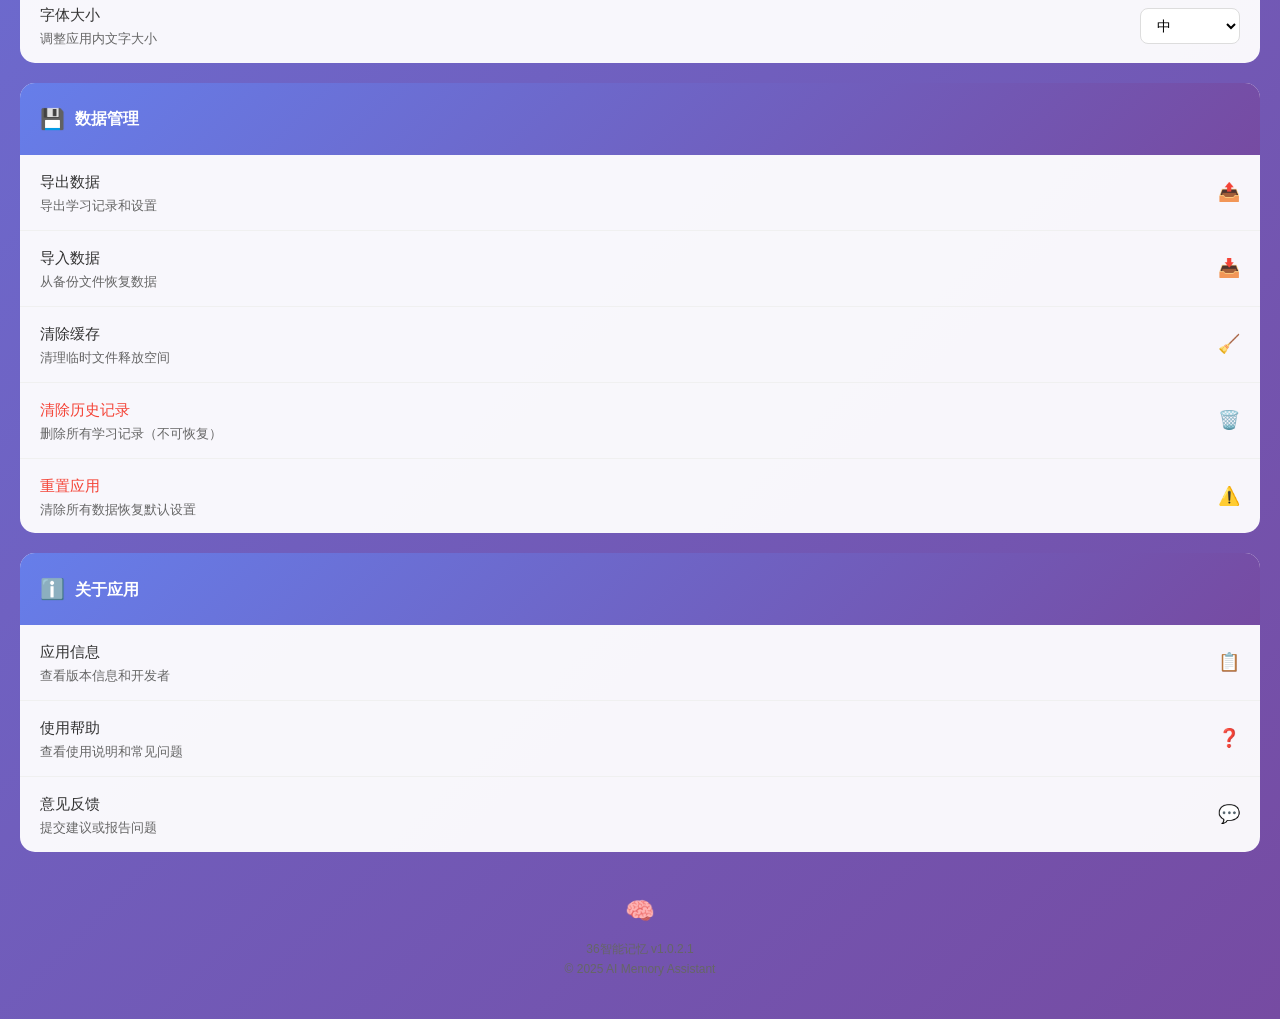
<file: pages/settings.html>
<!DOCTYPE html>
<html lang="zh-CN">
<head>
    <meta charset="UTF-8">
    <meta name="viewport" content="width=device-width, initial-scale=1.0">
    <title>设置 - 36智能记忆</title>
    <link rel="stylesheet" href="../css/global.css">
    <style>
        .settings-container {
            padding: 20px;
            background: linear-gradient(135deg, #667eea 0%, #764ba2 100%);
            min-height: calc(100vh - 120px);
        }

        .settings-section {
            background: rgba(255, 255, 255, 0.95);
            border-radius: 15px;
            margin-bottom: 20px;
            overflow: hidden;
        }

        .section-header {
            padding: 20px;
            background: linear-gradient(135deg, #667eea, #764ba2);
            color: white;
            font-size: 16px;
            font-weight: 600;
            display: flex;
            align-items: center;
        }

        .section-icon {
            font-size: 20px;
            margin-right: 10px;
        }

        .setting-item {
            padding: 15px 20px;
            border-bottom: 1px solid #f0f0f0;
            display: flex;
            justify-content: space-between;
            align-items: center;
        }

        .setting-item:last-child {
            border-bottom: none;
        }

        .setting-info {
            flex: 1;
        }

        .setting-title {
            font-size: 15px;
            font-weight: 500;
            color: #333;
            margin-bottom: 4px;
        }

        .setting-desc {
            font-size: 13px;
            color: #666;
            line-height: 1.3;
        }

        .setting-control {
            margin-left: 15px;
        }

        .toggle-switch {
            position: relative;
            width: 50px;
            height: 28px;
            background: #ddd;
            border-radius: 14px;
            cursor: pointer;
            transition: background 0.3s ease;
        }

        .toggle-switch.active {
            background: #667eea;
        }

        .toggle-slider {
            position: absolute;
            top: 2px;
            left: 2px;
            width: 24px;
            height: 24px;
            background: white;
            border-radius: 50%;
            transition: transform 0.3s ease;
            box-shadow: 0 2px 4px rgba(0, 0, 0, 0.2);
        }

        .toggle-switch.active .toggle-slider {
            transform: translateX(22px);
        }

        .select-control {
            padding: 8px 12px;
            border: 1px solid #ddd;
            border-radius: 8px;
            background: white;
            font-size: 14px;
            cursor: pointer;
            min-width: 100px;
        }

        .number-control {
            display: flex;
            align-items: center;
            gap: 10px;
        }

        .number-input {
            width: 60px;
            padding: 8px;
            border: 1px solid #ddd;
            border-radius: 8px;
            text-align: center;
            font-size: 14px;
        }

        .number-btn {
            width: 30px;
            height: 30px;
            border: 1px solid #ddd;
            border-radius: 50%;
            background: white;
            cursor: pointer;
            display: flex;
            align-items: center;
            justify-content: center;
            font-size: 16px;
            color: #666;
        }

        .number-btn:hover {
            background: #f0f0f0;
        }

        .action-item {
            cursor: pointer;
            transition: background 0.2s ease;
        }

        .action-item:hover {
            background: #f8f9fa;
        }

        .action-icon {
            font-size: 18px;
            color: #666;
        }

        .danger-item {
            color: #f44336;
        }

        .danger-item .setting-title {
            color: #f44336;
        }

        .danger-item .action-icon {
            color: #f44336;
        }

        .profile-section {
            text-align: center;
            padding: 30px 20px;
        }

        .profile-avatar {
            width: 80px;
            height: 80px;
            border-radius: 50%;
            background: linear-gradient(135deg, #667eea, #764ba2);
            display: flex;
            align-items: center;
            justify-content: center;
            font-size: 32px;
            color: white;
            margin: 0 auto 15px;
            cursor: pointer;
            transition: transform 0.2s ease;
        }

        .profile-avatar:hover {
            transform: scale(1.05);
        }

        .profile-name {
            font-size: 18px;
            font-weight: 600;
            color: #333;
            margin-bottom: 5px;
        }

        .profile-email {
            font-size: 14px;
            color: #666;
            margin-bottom: 15px;
        }

        .profile-stats {
            display: grid;
            grid-template-columns: repeat(3, 1fr);
            gap: 15px;
            margin-top: 20px;
        }

        .stat-box {
            text-align: center;
            padding: 15px 10px;
            background: #f8f9fa;
            border-radius: 10px;
        }

        .stat-number {
            font-size: 20px;
            font-weight: 700;
            color: #667eea;
            margin-bottom: 5px;
        }

        .stat-label {
            font-size: 12px;
            color: #666;
        }

        .modal {
            position: fixed;
            top: 0;
            left: 0;
            right: 0;
            bottom: 0;
            background: rgba(0, 0, 0, 0.5);
            display: none;
            align-items: center;
            justify-content: center;
            z-index: 1000;
            padding: 20px;
        }

        .modal.show {
            display: flex;
        }

        .modal-content {
            background: white;
            border-radius: 15px;
            padding: 20px;
            max-width: 90%;
            width: 400px;
        }

        .modal-header {
            font-size: 18px;
            font-weight: 600;
            color: #333;
            margin-bottom: 15px;
            text-align: center;
        }

        .modal-body {
            margin-bottom: 20px;
        }

        .form-group {
            margin-bottom: 15px;
        }

        .form-label {
            display: block;
            font-size: 14px;
            color: #333;
            margin-bottom: 5px;
        }

        .form-input {
            width: 100%;
            padding: 12px;
            border: 1px solid #ddd;
            border-radius: 8px;
            font-size: 14px;
            box-sizing: border-box;
        }

        .modal-footer {
            display: flex;
            gap: 10px;
            justify-content: flex-end;
        }

        .btn-cancel {
            background: #f0f0f0;
            color: #666;
            border: none;
        }

        .btn-cancel:hover {
            background: #e0e0e0;
        }

        .version-info {
            text-align: center;
            padding: 20px;
            color: #666;
            font-size: 12px;
        }

        .app-logo {
            font-size: 24px;
            margin-bottom: 10px;
        }
    </style>
</head>
<body>
    <div class="settings-container">
        <!-- 用户资料 -->
        <div class="settings-section">
            <div class="profile-section">
                <div class="profile-avatar" onclick="changeAvatar()">👤</div>
                <div class="profile-name" id="profileName">记忆大师</div>
                <div class="profile-email" id="profileEmail">user@example.com</div>
                <button class="btn btn-outline" onclick="editProfile()">编辑资料</button>
                
                <div class="profile-stats">
                    <div class="stat-box">
                        <div class="stat-number" id="totalRecords">0</div>
                        <div class="stat-label">学习记录</div>
                    </div>
                    <div class="stat-box">
                        <div class="stat-number" id="studyDays">0</div>
                        <div class="stat-label">学习天数</div>
                    </div>
                    <div class="stat-box">
                        <div class="stat-number" id="avgScore">0</div>
                        <div class="stat-label">平均评分</div>
                    </div>
                </div>
            </div>
        </div>

        <!-- 学习设置 -->
        <div class="settings-section">
            <div class="section-header">
                <span class="section-icon">📚</span>
                学习设置
            </div>
            
            <div class="setting-item">
                <div class="setting-info">
                    <div class="setting-title">智能推荐</div>
                    <div class="setting-desc">根据学习历史推荐最适合的记忆方法</div>
                </div>
                <div class="setting-control">
                    <div class="toggle-switch active" onclick="toggleSetting(this, 'smartRecommend')">
                        <div class="toggle-slider"></div>
                    </div>
                </div>
            </div>
            
            <div class="setting-item">
                <div class="setting-info">
                    <div class="setting-title">默认记忆方法</div>
                    <div class="setting-desc">设置默认使用的记忆方法</div>
                </div>
                <div class="setting-control">
                    <select class="select-control" id="defaultMethod" onchange="updateSetting('defaultMethod', this.value)">
                        <option value="auto">智能选择</option>
                        <option value="palace">记忆宫殿法</option>
                        <option value="association">联想记忆法</option>
                        <option value="story">故事记忆法</option>
                        <option value="image">图像记忆法</option>
                    </select>
                </div>
            </div>
            
            <div class="setting-item">
                <div class="setting-info">
                    <div class="setting-title">学习提醒</div>
                    <div class="setting-desc">每日学习提醒时间</div>
                </div>
                <div class="setting-control">
                    <select class="select-control" id="reminderTime" onchange="updateSetting('reminderTime', this.value)">
                        <option value="off">关闭</option>
                        <option value="09:00">上午 9:00</option>
                        <option value="14:00">下午 2:00</option>
                        <option value="19:00">晚上 7:00</option>
                        <option value="21:00">晚上 9:00</option>
                    </select>
                </div>
            </div>
            
            <div class="setting-item">
                <div class="setting-info">
                    <div class="setting-title">复习间隔</div>
                    <div class="setting-desc">设置复习提醒的间隔天数</div>
                </div>
                <div class="setting-control">
                    <div class="number-control">
                        <button class="number-btn" onclick="adjustNumber('reviewInterval', -1)">-</button>
                        <input type="number" class="number-input" id="reviewInterval" value="3" min="1" max="30" onchange="updateSetting('reviewInterval', this.value)">
                        <button class="number-btn" onclick="adjustNumber('reviewInterval', 1)">+</button>
                    </div>
                </div>
            </div>
        </div>

        <!-- AI配置 -->
        <div class="settings-section">
            <div class="section-header">
                <span class="section-icon">🤖</span>
                AI配置
            </div>
            
            <div class="setting-item action-item" onclick="editApiConfig()">
                <div class="setting-info">
                    <div class="setting-title">API地址</div>
                    <div class="setting-desc" id="apiUrlDisplay">https://api.siliconflow.cn/v1/chat/completions</div>
                </div>
                <div class="setting-control">
                    <span class="action-icon">🔗</span>
                </div>
            </div>
            
            <div class="setting-item action-item" onclick="editApiModel()">
                <div class="setting-info">
                    <div class="setting-title">AI模型</div>
                    <div class="setting-desc" id="apiModelDisplay">Qwen/Qwen2.5-72B-Instruct</div>
                </div>
                <div class="setting-control">
                    <span class="action-icon">🧠</span>
                </div>
            </div>
            
            <div class="setting-item action-item" onclick="editApiKey()">
                <div class="setting-info">
                    <div class="setting-title">API密钥</div>
                    <div class="setting-desc" id="apiKeyDisplay">sk-****...已设置</div>
                </div>
                <div class="setting-control">
                    <span class="action-icon">🔑</span>
                </div>
            </div>
            
            <div class="setting-item action-item" onclick="testApiConnection()">
                <div class="setting-info">
                    <div class="setting-title">测试连接</div>
                    <div class="setting-desc">测试API配置是否正确</div>
                </div>
                <div class="setting-control">
                    <span class="action-icon">🔍</span>
                </div>
            </div>
            
            <div class="setting-item action-item" onclick="showApiUsageGuide()">
                <div class="setting-info">
                    <div class="setting-title">使用说明</div>
                    <div class="setting-desc">查看API配置帮助文档</div>
                </div>
                <div class="setting-control">
                    <span class="action-icon">📖</span>
                </div>
            </div>
        </div>

        <!-- 应用设置 -->
        <div class="settings-section">
            <div class="section-header">
                <span class="section-icon">⚙️</span>
                应用设置
            </div>
            
            <div class="setting-item">
                <div class="setting-info">
                    <div class="setting-title">深色模式</div>
                    <div class="setting-desc">使用深色主题保护眼睛</div>
                </div>
                <div class="setting-control">
                    <div class="toggle-switch" onclick="toggleSetting(this, 'darkMode')">
                        <div class="toggle-slider"></div>
                    </div>
                </div>
            </div>
            
            <div class="setting-item">
                <div class="setting-info">
                    <div class="setting-title">动画效果</div>
                    <div class="setting-desc">启用界面动画和过渡效果</div>
                </div>
                <div class="setting-control">
                    <div class="toggle-switch active" onclick="toggleSetting(this, 'animations')">
                        <div class="toggle-slider"></div>
                    </div>
                </div>
            </div>
            
            <div class="setting-item">
                <div class="setting-info">
                    <div class="setting-title">声音反馈</div>
                    <div class="setting-desc">操作时播放提示音</div>
                </div>
                <div class="setting-control">
                    <div class="toggle-switch" onclick="toggleSetting(this, 'soundFeedback')">
                        <div class="toggle-slider"></div>
                    </div>
                </div>
            </div>
            
            <div class="setting-item">
                <div class="setting-info">
                    <div class="setting-title">字体大小</div>
                    <div class="setting-desc">调整应用内文字大小</div>
                </div>
                <div class="setting-control">
                    <select class="select-control" id="fontSize" onchange="updateSetting('fontSize', this.value)">
                        <option value="small">小</option>
                        <option value="medium" selected>中</option>
                        <option value="large">大</option>
                    </select>
                </div>
            </div>
        </div>

        <!-- 数据管理 -->
        <div class="settings-section">
            <div class="section-header">
                <span class="section-icon">💾</span>
                数据管理
            </div>
            
            <div class="setting-item action-item" onclick="exportData()">
                <div class="setting-info">
                    <div class="setting-title">导出数据</div>
                    <div class="setting-desc">导出学习记录和设置</div>
                </div>
                <div class="setting-control">
                    <span class="action-icon">📤</span>
                </div>
            </div>
            
            <div class="setting-item action-item" onclick="importData()">
                <div class="setting-info">
                    <div class="setting-title">导入数据</div>
                    <div class="setting-desc">从备份文件恢复数据</div>
                </div>
                <div class="setting-control">
                    <span class="action-icon">📥</span>
                </div>
            </div>
            
            <div class="setting-item action-item" onclick="clearCache()">
                <div class="setting-info">
                    <div class="setting-title">清除缓存</div>
                    <div class="setting-desc">清理临时文件释放空间</div>
                </div>
                <div class="setting-control">
                    <span class="action-icon">🧹</span>
                </div>
            </div>
            
            <div class="setting-item action-item danger-item" onclick="clearAllHistory()">
                <div class="setting-info">
                    <div class="setting-title">清除历史记录</div>
                    <div class="setting-desc">删除所有学习记录（不可恢复）</div>
                </div>
                <div class="setting-control">
                    <span class="action-icon">🗑️</span>
                </div>
            </div>
            
            <div class="setting-item action-item danger-item" onclick="resetApp()">
                <div class="setting-info">
                    <div class="setting-title">重置应用</div>
                    <div class="setting-desc">清除所有数据恢复默认设置</div>
                </div>
                <div class="setting-control">
                    <span class="action-icon">⚠️</span>
                </div>
            </div>
        </div>

        <!-- 关于 -->
        <div class="settings-section">
            <div class="section-header">
                <span class="section-icon">ℹ️</span>
                关于应用
            </div>
            
            <div class="setting-item action-item" onclick="showAbout()">
                <div class="setting-info">
                    <div class="setting-title">应用信息</div>
                    <div class="setting-desc">查看版本信息和开发者</div>
                </div>
                <div class="setting-control">
                    <span class="action-icon">📋</span>
                </div>
            </div>
            
            <div class="setting-item action-item" onclick="showHelp()">
                <div class="setting-info">
                    <div class="setting-title">使用帮助</div>
                    <div class="setting-desc">查看使用说明和常见问题</div>
                </div>
                <div class="setting-control">
                    <span class="action-icon">❓</span>
                </div>
            </div>
            
            <div class="setting-item action-item" onclick="feedback()">
                <div class="setting-info">
                    <div class="setting-title">意见反馈</div>
                    <div class="setting-desc">提交建议或报告问题</div>
                </div>
                <div class="setting-control">
                    <span class="action-icon">💬</span>
                </div>
            </div>
        </div>

        <!-- 版本信息 -->
        <div class="version-info">
            <div class="app-logo">🧠</div>
            <div>36智能记忆 v1.0.2.1</div>
            <div>© 2025 AI Memory Assistant</div>
        </div>
    </div>

    <!-- 编辑资料模态框 -->
    <div class="modal" id="profileModal">
        <div class="modal-content">
            <div class="modal-header">编辑个人资料</div>
            <div class="modal-body">
                <div class="form-group">
                    <label class="form-label">昵称</label>
                    <input type="text" class="form-input" id="editName" placeholder="请输入昵称">
                </div>
                <div class="form-group">
                    <label class="form-label">邮箱</label>
                    <input type="email" class="form-input" id="editEmail" placeholder="请输入邮箱">
                </div>
            </div>
            <div class="modal-footer">
                <button class="btn btn-cancel" onclick="closeModal('profileModal')">取消</button>
                <button class="btn btn-primary" onclick="saveProfile()">保存</button>
            </div>
        </div>
    </div>

    <!-- API配置模态框 -->
    <div class="modal" id="apiConfigModal">
        <div class="modal-content">
            <div class="modal-header">API配置</div>
            <div class="modal-body">
                <div class="form-group">
                    <label class="form-label">API服务商</label>
                    <select class="form-input" id="apiProviderSelect" onchange="handleProviderChange()">
                        <option value="siliconflow">硅基流动 (SiliconFlow)</option>
                        <option value="deepseek">DeepSeek</option>
                        <option value="custom">自定义地址</option>
                    </select>
                </div>
                <div class="form-group" id="customApiUrlGroup" style="display: none;">
                    <label class="form-label">自定义API地址</label>
                    <input type="text" class="form-input" id="editApiUrl" placeholder="请输入API地址">
                </div>
                <div style="font-size: 12px; color: #666; margin-top: 5px;">
                    <span id="apiUrlHint">API地址: https://api.siliconflow.cn/v1/chat/completions</span>
                </div>
            </div>
            <div class="modal-footer">
                <button class="btn btn-cancel" onclick="closeModal('apiConfigModal')">取消</button>
                <button class="btn btn-primary" onclick="saveApiConfig()">保存</button>
            </div>
        </div>
    </div>

    <!-- API模型配置模态框 -->
    <div class="modal" id="apiModelModal">
        <div class="modal-content">
            <div class="modal-header">AI模型配置</div>
            <div class="modal-body">
                <div class="form-group">
                    <label class="form-label">模型名称</label>
                    <select class="form-input" id="editApiModel">
                        <optgroup label="硅基流动 SiliconFlow">
                            <option value="Qwen/Qwen2.5-72B-Instruct">Qwen2.5-72B-Instruct</option>
                            <option value="Qwen/Qwen3-Omni-30B-A3B-Captioner">Qwen3-Omni-30B-A3B-Captioner</option>
                            <option value="deepseek-ai/DeepSeek-V2.5">DeepSeek-V2.5</option>
                            <option value="meta-llama/Meta-Llama-3.1-405B-Instruct">Llama-3.1-405B-Instruct</option>
                        </optgroup>
                        <optgroup label="DeepSeek">
                            <option value="deepseek-chat">DeepSeek Chat</option>
                            <option value="deepseek-coder">DeepSeek Coder</option>
                        </optgroup>
                        <optgroup label="其他">
                            <option value="custom">自定义模型</option>
                        </optgroup>
                    </select>
                </div>
                <div class="form-group" id="customModelGroup" style="display: none;">
                    <label class="form-label">自定义模型名称</label>
                    <input type="text" class="form-input" id="customModelName" placeholder="请输入自定义模型名称">
                </div>
            </div>
            <div class="modal-footer">
                <button class="btn btn-cancel" onclick="closeModal('apiModelModal')">取消</button>
                <button class="btn btn-primary" onclick="saveApiModel()">保存</button>
            </div>
        </div>
    </div>

    <!-- API密钥配置模态框 -->
    <div class="modal" id="apiKeyModal">
        <div class="modal-content">
            <div class="modal-header">API密钥配置</div>
            <div class="modal-body">
                <div class="form-group">
                    <label class="form-label">API密钥</label>
                    <input type="password" class="form-input" id="editApiKey" placeholder="请输入API密钥">
                    <div style="font-size: 12px; color: #666; margin-top: 5px;">
                        密钥将安全存储在本地，不会上传到服务器
                    </div>
                </div>
            </div>
            <div class="modal-footer">
                <button class="btn btn-cancel" onclick="closeModal('apiKeyModal')">取消</button>
                <button class="btn btn-primary" onclick="saveApiKey()">保存</button>
            </div>
        </div>
    </div>

    <!-- API使用说明模态框 -->
    <div class="modal" id="apiGuideModal">
        <div class="modal-content" style="max-width: 360px;">
            <div class="modal-header">📖 API配置使用说明</div>
            <div class="modal-body" style="text-align: left; line-height: 1.8; font-size: 14px;">
                <div style="margin-bottom: 16px;">
                    <strong>🚀 快速开始</strong>
                    <p style="margin: 8px 0; color: #666;">1. 选择API服务商<br>2. 选择AI模型<br>3. 输入API密钥<br>4. 点击测试连接验证</p>
                </div>
                
                <div style="margin-bottom: 16px;">
                    <strong>🔗 推荐API服务商</strong>
                    <div style="margin-top: 10px;">
                        <div style="margin-bottom: 12px; padding: 10px; background: #f5f5f5; border-radius: 8px;">
                            <div style="font-weight: 500; margin-bottom: 6px;">硅基流动 SiliconFlow</div>
                            <div style="font-size: 12px; color: #666; margin-bottom: 6px;">国内可直连，支持多种开源大模型</div>
                            <a href="javascript:void(0)" onclick="openExternalLink('https://cloud.siliconflow.cn')" style="color: #007AFF; font-size: 13px;">👉 注册获取API密钥</a>
                        </div>
                        <div style="padding: 10px; background: #f5f5f5; border-radius: 8px;">
                            <div style="font-weight: 500; margin-bottom: 6px;">DeepSeek</div>
                            <div style="font-size: 12px; color: #666; margin-bottom: 6px;">国产大模型，性价比高</div>
                            <a href="javascript:void(0)" onclick="openExternalLink('https://platform.deepseek.com')" style="color: #007AFF; font-size: 13px;">👉 注册获取API密钥</a>
                        </div>
                    </div>
                </div>
                
                <div style="margin-bottom: 16px;">
                    <strong>💡 使用提示</strong>
                    <ul style="margin: 8px 0; padding-left: 20px; color: #666; font-size: 13px;">
                        <li>API密钥仅存储在本地浏览器</li>
                        <li>不同服务商的密钥不通用</li>
                        <li>建议使用硅基流动，国内访问稳定</li>
                    </ul>
                </div>
                
                <div>
                    <strong>❓ 常见问题</strong>
                    <div style="margin-top: 8px; font-size: 13px; color: #666;">
                        <p><strong>连接失败？</strong> 检查密钥是否正确、网络是否正常</p>
                        <p><strong>响应慢？</strong> 尝试切换其他模型或服务商</p>
                    </div>
                </div>
            </div>
            <div class="modal-footer">
                <button class="btn btn-primary" onclick="closeModal('apiGuideModal')" style="width: 100%;">我知道了</button>
            </div>
        </div>
    </div>

    <!-- 文件输入 -->
    <input type="file" id="fileInput" accept=".json" style="display: none;" onchange="handleFileImport(event)">

    <script>
        // 设置数据
        let settings = {
            smartRecommend: true,
            defaultMethod: 'auto',
            reminderTime: 'off',
            reviewInterval: 3,
            darkMode: false,
            animations: true,
            soundFeedback: false,
            fontSize: 'medium'
        };

        // API配置数据
        let apiConfig = {
            url: 'https://api.siliconflow.cn/v1/chat/completions',
            model: 'Qwen/Qwen2.5-72B-Instruct',
            token: ''
        };

        // 用户资料
        let userProfile = {
            name: '记忆大师',
            email: 'user@example.com',
            avatar: '👤'
        };

        function loadSettings() {
            // 从localStorage加载设置
            const savedSettings = localStorage.getItem('appSettings');
            if (savedSettings) {
                settings = { ...settings, ...JSON.parse(savedSettings) };
            }

            const savedProfile = localStorage.getItem('userProfile');
            if (savedProfile) {
                userProfile = { ...userProfile, ...JSON.parse(savedProfile) };
            }

            // 应用设置到界面
            applySettings();
            updateProfile();
            updateStats();
        }

        function applySettings() {
            // 更新开关状态
            document.querySelectorAll('.toggle-switch').forEach(toggle => {
                const setting = toggle.getAttribute('onclick').match(/'(\w+)'/)[1];
                if (settings[setting]) {
                    toggle.classList.add('active');
                } else {
                    toggle.classList.remove('active');
                }
            });

            // 更新选择框
            Object.keys(settings).forEach(key => {
                const element = document.getElementById(key);
                if (element) {
                    element.value = settings[key];
                }
            });

            // 应用深色模式
            if (settings.darkMode) {
                document.body.classList.add('dark-mode');
            }

            // 应用字体大小
            document.body.className = document.body.className.replace(/font-\w+/, '') + ` font-${settings.fontSize}`;
        }

        function updateProfile() {
            document.getElementById('profileName').textContent = userProfile.name;
            document.getElementById('profileEmail').textContent = userProfile.email;
            document.querySelector('.profile-avatar').textContent = userProfile.avatar;
        }

        function updateStats() {
            const history = JSON.parse(localStorage.getItem('memoryRecords') || '[]');
            const totalRecords = history.length;
            
            // 计算学习天数
            const dates = [...new Set(history.map(item => 
                new Date(item.timestamp).toDateString()
            ))];
            const studyDays = dates.length;
            
            // 计算平均评分
            const avgScore = history.length > 0 
                ? (history.reduce((sum, item) => sum + (item.rating || 0), 0) / history.length).toFixed(1)
                : '0.0';

            document.getElementById('totalRecords').textContent = totalRecords;
            document.getElementById('studyDays').textContent = studyDays;
            document.getElementById('avgScore').textContent = avgScore;
        }

        function toggleSetting(element, settingKey) {
            element.classList.toggle('active');
            settings[settingKey] = element.classList.contains('active');
            saveSettings();

            // 特殊处理
            if (settingKey === 'darkMode') {
                document.body.classList.toggle('dark-mode', settings[settingKey]);
            }
        }

        function updateSetting(key, value) {
            settings[key] = value;
            saveSettings();

            // 特殊处理
            if (key === 'fontSize') {
                document.body.className = document.body.className.replace(/font-\w+/, '') + ` font-${value}`;
            }
        }

        function adjustNumber(key, delta) {
            const input = document.getElementById(key);
            const newValue = Math.max(1, Math.min(30, parseInt(input.value) + delta));
            input.value = newValue;
            updateSetting(key, newValue);
        }

        function saveSettings() {
            localStorage.setItem('appSettings', JSON.stringify(settings));
        }

        function saveProfile() {
            localStorage.setItem('userProfile', JSON.stringify(userProfile));
        }

        function editProfile() {
            document.getElementById('editName').value = userProfile.name;
            document.getElementById('editEmail').value = userProfile.email;
            document.getElementById('profileModal').classList.add('show');
        }

        function saveProfile() {
            userProfile.name = document.getElementById('editName').value || userProfile.name;
            userProfile.email = document.getElementById('editEmail').value || userProfile.email;
            
            localStorage.setItem('userProfile', JSON.stringify(userProfile));
            updateProfile();
            closeModal('profileModal');
        }

        function changeAvatar() {
            const avatars = ['👤', '🧠', '📚', '🎓', '💡', '🌟', '🚀', '🎯'];
            const currentIndex = avatars.indexOf(userProfile.avatar);
            const nextIndex = (currentIndex + 1) % avatars.length;
            userProfile.avatar = avatars[nextIndex];
            
            updateProfile();
            saveProfile();
        }

        function closeModal(modalId) {
            document.getElementById(modalId).classList.remove('show');
        }

        function exportData() {
            const data = {
                settings: settings,
                profile: userProfile,
                history: JSON.parse(localStorage.getItem('memoryRecords') || '[]'),
                timestamp: new Date().toISOString()
            };

            const blob = new Blob([JSON.stringify(data, null, 2)], { type: 'application/json' });
            const url = URL.createObjectURL(blob);
            const a = document.createElement('a');
            a.href = url;
            a.download = `36智能记忆_备份_${new Date().toISOString().split('T')[0]}.json`;
            a.click();
            URL.revokeObjectURL(url);
        }

        function importData() {
            document.getElementById('fileInput').click();
        }

        function handleFileImport(event) {
            const file = event.target.files[0];
            if (!file) return;

            const reader = new FileReader();
            reader.onload = function(e) {
                try {
                    const data = JSON.parse(e.target.result);
                    
                    if (confirm('确定要导入数据吗？这将覆盖当前的所有设置和记录。')) {
                        if (data.settings) {
                            settings = { ...settings, ...data.settings };
                            localStorage.setItem('appSettings', JSON.stringify(settings));
                        }
                        
                        if (data.profile) {
                            userProfile = { ...userProfile, ...data.profile };
                            localStorage.setItem('userProfile', JSON.stringify(userProfile));
                        }
                        
                        if (data.history) {
                            localStorage.setItem('memoryRecords', JSON.stringify(data.history));
                        }
                        
                        alert('数据导入成功！');
                        location.reload();
                    }
                } catch (error) {
                    alert('文件格式错误，请选择正确的备份文件。');
                }
            };
            reader.readAsText(file);
        }

        function clearCache() {
            if (confirm('确定要清除缓存吗？这将删除临时文件但保留学习记录。')) {
                // 清除除了重要数据外的其他缓存
                const importantKeys = ['appSettings', 'userProfile', 'memoryRecords'];
                const keysToRemove = [];
                
                for (let i = 0; i < localStorage.length; i++) {
                    const key = localStorage.key(i);
                    if (!importantKeys.includes(key)) {
                        keysToRemove.push(key);
                    }
                }
                
                keysToRemove.forEach(key => localStorage.removeItem(key));
                alert('缓存清除完成！');
            }
        }

        function clearAllHistory() {
            const historyCount = JSON.parse(localStorage.getItem('memoryRecords') || '[]').length;
            
            if (historyCount === 0) {
                alert('当前没有历史记录可清除。');
                return;
            }
            
            if (confirm(`确定要清除所有 ${historyCount} 条历史记录吗？\n\n此操作不可恢复！`)) {
                if (confirm('最后确认：这将永久删除所有学习记录！\n\nAPI配置和个人设置将保留。')) {
                    localStorage.setItem('memoryRecords', JSON.stringify([]));
                    updateStats();
                    alert('所有历史记录已清除！');
                }
            }
        }

        function resetApp() {
            if (confirm('确定要重置应用吗？这将删除所有数据和设置，且无法恢复！')) {
                if (confirm('请再次确认：这将永久删除所有学习记录和个人设置！')) {
                    localStorage.clear();
                    alert('应用已重置，页面将刷新。');
                    location.reload();
                }
            }
        }

        function showAbout() {
            alert(`36智能记忆 v1.0.2

🧠 AI驱动的智能记忆助手
📚 36种科学记忆方法
🎯 个性化学习体验
📊 详细学习统计

开发者：Nanfeng
联系QQ：2903560266

© 2025 All Rights Reserved`);
        }

        function showHelp() {
            alert(`使用帮助

📝 如何开始：
1. 在首页点击"开始记忆"
2. 输入要记忆的内容
3. 选择合适的记忆方法
4. 查看AI优化结果

🎯 记忆方法：
• 记忆宫殿法：适合空间记忆
• 联想记忆法：适合关联记忆
• 故事记忆法：适合情节记忆
• 图像记忆法：适合视觉记忆

📊 查看历史：
在历史页面可以查看所有学习记录，支持搜索、筛选和评分。

⚙️ 个性化设置：
在设置页面可以调整学习偏好、提醒时间等。

如需更多帮助，请联系客服。`);
        }

        function feedback() {
            const feedback = prompt(`请输入您的意见或建议：

我们重视每一条反馈，您的建议将帮助我们改进产品。

类型：
• 功能建议
• 问题报告  
• 使用体验
• 其他意见`);

            if (feedback && feedback.trim()) {
                // 这里可以发送到服务器
                alert('感谢您的反馈！我们会认真考虑您的建议。');
            }
        }

        // API配置相关函数
        const API_PROVIDERS = {
            siliconflow: {
                name: '硅基流动 (SiliconFlow)',
                url: 'https://api.siliconflow.cn/v1/chat/completions',
                defaultModel: 'Qwen/Qwen2.5-72B-Instruct'
            },
            deepseek: {
                name: 'DeepSeek',
                url: 'https://api.deepseek.com/chat/completions',
                defaultModel: 'deepseek-chat'
            }
        };

        function getProviderFromUrl(url) {
            for (const [key, provider] of Object.entries(API_PROVIDERS)) {
                if (url.includes(provider.url.split('/')[2])) {
                    return key;
                }
            }
            return 'custom';
        }

        function editApiConfig() {
            const currentProvider = getProviderFromUrl(apiConfig.url);
            const providerSelect = document.getElementById('apiProviderSelect');
            const customUrlGroup = document.getElementById('customApiUrlGroup');
            const urlHint = document.getElementById('apiUrlHint');
            
            providerSelect.value = currentProvider;
            
            if (currentProvider === 'custom') {
                customUrlGroup.style.display = 'block';
                document.getElementById('editApiUrl').value = apiConfig.url;
                urlHint.textContent = 'API地址: ' + apiConfig.url;
            } else {
                customUrlGroup.style.display = 'none';
                urlHint.textContent = 'API地址: ' + API_PROVIDERS[currentProvider].url;
            }
            
            document.getElementById('apiConfigModal').classList.add('show');
        }

        function handleProviderChange() {
            const providerSelect = document.getElementById('apiProviderSelect');
            const customUrlGroup = document.getElementById('customApiUrlGroup');
            const urlHint = document.getElementById('apiUrlHint');
            const selectedProvider = providerSelect.value;
            
            if (selectedProvider === 'custom') {
                customUrlGroup.style.display = 'block';
                urlHint.textContent = '请输入自定义API地址';
            } else {
                customUrlGroup.style.display = 'none';
                urlHint.textContent = 'API地址: ' + API_PROVIDERS[selectedProvider].url;
            }
        }

        function saveApiConfig() {
            const providerSelect = document.getElementById('apiProviderSelect');
            const selectedProvider = providerSelect.value;
            let newUrl;
            
            if (selectedProvider === 'custom') {
                newUrl = document.getElementById('editApiUrl').value.trim();
                if (!newUrl) {
                    alert('请输入有效的API地址');
                    return;
                }
                
                try {
                    new URL(newUrl);
                } catch (e) {
                    alert('请输入有效的URL地址\n\n格式示例：https://api.example.com/v1/chat/completions');
                    return;
                }
            } else {
                newUrl = API_PROVIDERS[selectedProvider].url;
            }
            
            apiConfig.url = newUrl;
            document.getElementById('apiUrlDisplay').textContent = newUrl;
            saveApiConfigToStorage();
            closeModal('apiConfigModal');
            notifyParentConfigUpdate();
            
            alert('API地址已更新为：' + newUrl);
        }

        function editApiModel() {
            document.getElementById('editApiModel').value = apiConfig.model;
            document.getElementById('apiModelModal').classList.add('show');
            
            // 监听模型选择变化
            document.getElementById('editApiModel').onchange = function() {
                const customGroup = document.getElementById('customModelGroup');
                if (this.value === 'custom') {
                    customGroup.style.display = 'block';
                } else {
                    customGroup.style.display = 'none';
                }
            };
        }

        function saveApiModel() {
            const modelSelect = document.getElementById('editApiModel');
            let newModel = modelSelect.value;
            
            if (newModel === 'custom') {
                const customModel = document.getElementById('customModelName').value.trim();
                if (!customModel) {
                    alert('请输入自定义模型名称');
                    return;
                }
                newModel = customModel;
            }
            
            apiConfig.model = newModel;
            document.getElementById('apiModelDisplay').textContent = newModel;
            saveApiConfigToStorage();
            closeModal('apiModelModal');
            notifyParentConfigUpdate();
        }

        function editApiKey() {
            const keyInput = document.getElementById('editApiKey');
            keyInput.value = '';
            keyInput.placeholder = '请输入API密钥（如：sk-xxxxxxxxxxxx）';
            document.getElementById('apiKeyModal').classList.add('show');
        }

        function saveApiKey() {
            const newToken = document.getElementById('editApiKey').value.trim();
            if (!newToken) {
                alert('请输入有效的API密钥');
                return;
            }
            
            if (newToken.length < 8) {
                alert('API密钥长度不足，请检查是否正确复制');
                return;
            }
            
            apiConfig.token = newToken;
            updateApiConfigDisplay();
            saveApiConfigToStorage();
            closeModal('apiKeyModal');
            notifyParentConfigUpdate();
            alert('API密钥保存成功！');
        }

        function saveApiConfigToStorage() {
            console.log('保存API配置:', { ...apiConfig, token: apiConfig.token ? '***已隐藏***' : '未设置' });
            try {
                localStorage.setItem('apiConfig', JSON.stringify(apiConfig));
                console.log('API配置保存成功');
                return true;
            } catch (error) {
                console.error('API配置保存失败:', error);
                return false;
            }
        }

        function loadApiConfig() {
            try {
                const saved = localStorage.getItem('apiConfig');
                if (saved) {
                    const parsedConfig = JSON.parse(saved);
                    apiConfig = { ...apiConfig, ...parsedConfig };
                    console.log('API配置加载成功:', { ...apiConfig, token: apiConfig.token ? '***已隐藏***' : '未设置' });
                } else {
                    console.log('未找到保存的API配置，使用默认配置');
                }
                updateApiConfigDisplay();
            } catch (error) {
                console.error('加载API配置失败:', error);
                updateApiConfigDisplay();
            }
        }

        function updateApiConfigDisplay() {
            const urlDisplay = document.getElementById('apiUrlDisplay');
            const modelDisplay = document.getElementById('apiModelDisplay');
            const keyDisplay = document.getElementById('apiKeyDisplay');
            
            if (urlDisplay) {
                urlDisplay.textContent = apiConfig.url || '未设置';
            }
            
            if (modelDisplay) {
                modelDisplay.textContent = apiConfig.model || '未设置';
            }
            
            if (keyDisplay) {
                if (apiConfig.token && apiConfig.token.trim() !== '') {
                    const token = apiConfig.token.trim();
                    if (token.length > 8) {
                        keyDisplay.textContent = token.substring(0, 4) + '****' + token.slice(-4);
                    } else if (token.length > 4) {
                        keyDisplay.textContent = token.substring(0, 2) + '****';
                    } else {
                        keyDisplay.textContent = '****已设置';
                    }
                } else {
                    keyDisplay.textContent = '未设置';
                }
            }
        }

        function notifyParentConfigUpdate() {
            try {
                if (window.parent && window.parent.memoryApp) {
                    window.parent.memoryApp.updateApiConfig(apiConfig);
                    console.log('已通知主应用更新配置');
                }
                if (window.parent && window.parent !== window) {
                    window.parent.postMessage({
                        type: 'apiConfigUpdated',
                        data: apiConfig
                    }, '*');
                }
            } catch (error) {
                console.warn('通知主应用更新配置失败:', error);
            }
        }

        async function testApiConnection(event) {
            const clickEvent = event || window.event;
            console.log('开始API连接测试');
            console.log('当前API配置:', { ...apiConfig, token: apiConfig.token ? '***已隐藏***' : '未设置' });
            
            if (!apiConfig.token || apiConfig.token.trim() === '') {
                alert('请先设置API密钥\n\n诊断信息：\n- API密钥未配置\n- 请在上方设置API密钥后重试');
                return;
            }

            if (!apiConfig.url || apiConfig.url.trim() === '') {
                alert('请先设置API地址\n\n诊断信息：\n- API地址未配置\n- 请在上方设置API地址后重试');
                return;
            }

            if (!apiConfig.model || apiConfig.model.trim() === '') {
                alert('请先设置AI模型\n\n诊断信息：\n- AI模型未配置\n- 请在上方设置AI模型后重试');
                return;
            }

            let testButton = null;
            let originalText = '';
            
            if (clickEvent && clickEvent.target) {
                testButton = clickEvent.target.closest('.setting-item');
                if (testButton) {
                    const descElement = testButton.querySelector('.setting-desc');
                    if (descElement) {
                        originalText = descElement.textContent;
                        descElement.textContent = '测试中...';
                    }
                }
            }

            try {
                console.log('发送API测试请求...');
                console.log('请求URL:', apiConfig.url);
                console.log('请求模型:', apiConfig.model);
                
                const controller = new AbortController();
                const timeoutId = setTimeout(() => controller.abort(), 30000);
                
                const response = await fetch(apiConfig.url, {
                    method: 'POST',
                    headers: {
                        'Authorization': `Bearer ${apiConfig.token.trim()}`,
                        'Content-Type': 'application/json'
                    },
                    body: JSON.stringify({
                        model: apiConfig.model.trim(),
                        messages: [
                            {
                                role: 'user',
                                content: '你好，这是一个连接测试，请简单回复"测试成功"'
                            }
                        ],
                        max_tokens: 20,
                        temperature: 0.1
                    }),
                    signal: controller.signal
                });

                clearTimeout(timeoutId);
                console.log('API响应状态:', response.status);
                
                if (response.ok) {
                    const data = await response.json();
                    console.log('API测试成功，响应数据:', data);
                    const replyContent = data.choices?.[0]?.message?.content || '无响应内容';
                    alert('✅ API连接测试成功！\n\n配置信息：\n- API地址：' + apiConfig.url + '\n- 模型：' + apiConfig.model + '\n- 状态：正常\n\nAI响应：' + replyContent.substring(0, 50));
                } else {
                    let errorMsg = '未知错误';
                    let errorDetails = '';
                    
                    try {
                        const errorData = await response.json();
                        console.error('API测试失败，错误数据:', errorData);
                        errorMsg = errorData.error?.message || errorData.message || response.statusText;
                        errorDetails = errorData.error?.type || '';
                    } catch (parseError) {
                        errorMsg = response.statusText || '服务器返回错误';
                    }
                    
                    let diagnosis = '';
                    if (response.status === 401 || response.status === 403) {
                        diagnosis = '\n\n诊断建议：\n- API密钥无效或已过期\n- 请检查密钥是否正确复制';
                    } else if (response.status === 404) {
                        diagnosis = '\n\n诊断建议：\n- API地址不正确\n- 模型名称可能不存在';
                    } else if (response.status === 429) {
                        diagnosis = '\n\n诊断建议：\n- 请求频率过高\n- 请稍后重试';
                    } else if (response.status >= 500) {
                        diagnosis = '\n\n诊断建议：\n- 服务器内部错误\n- 请稍后重试';
                    } else {
                        diagnosis = '\n\n诊断建议：\n- 检查API配置是否正确\n- 确认网络连接正常';
                    }
                    
                    alert('❌ API连接测试失败\n\nHTTP状态码：' + response.status + '\n错误信息：' + errorMsg + diagnosis);
                }
            } catch (error) {
                console.error('API测试异常:', error);
                let errorMsg = error.message || '未知错误';
                let diagnosis = '';
                
                if (error.name === 'AbortError') {
                    errorMsg = '请求超时';
                    diagnosis = '\n诊断建议：\n- 服务器响应时间过长\n- 请检查网络连接';
                } else if (error.message.includes('Failed to fetch') || error.message.includes('NetworkError')) {
                    diagnosis = '\n诊断建议：\n- 检查网络连接是否正常\n- 确认API服务器地址正确\n- 可能存在跨域限制（CORS）\n- 尝试使用其他网络环境';
                } else if (error.message.includes('CORS') || error.message.includes('cross-origin')) {
                    diagnosis = '\n诊断建议：\n- 存在跨域访问限制\n- 请联系API提供商或使用代理';
                } else {
                    diagnosis = '\n诊断建议：\n- 检查API配置是否正确\n- 查看浏览器控制台获取详细错误信息';
                }
                
                alert('❌ API连接测试失败\n\n错误类型：' + error.name + '\n错误信息：' + errorMsg + diagnosis);
            } finally {
                if (testButton) {
                    const descElement = testButton.querySelector('.setting-desc');
                    if (descElement && originalText) {
                        descElement.textContent = originalText;
                    }
                }
            }
        }

        function showApiUsageGuide() {
            document.getElementById('apiGuideModal').classList.add('show');
        }

        function openExternalLink(url) {
            if (typeof plus !== 'undefined') {
                plus.runtime.openURL(url, function(err) {
                    console.error('打开链接失败:', err);
                    alert('无法打开链接，请手动复制地址：\n' + url);
                });
            } else if (window.parent && typeof window.parent.plus !== 'undefined') {
                window.parent.plus.runtime.openURL(url, function(err) {
                    console.error('打开链接失败:', err);
                    alert('无法打开链接，请手动复制地址：\n' + url);
                });
            } else {
                window.open(url, '_system');
            }
        }

        // 初始化
        document.addEventListener('DOMContentLoaded', () => {
            loadSettings();
            loadApiConfig();
        });

        // 监听来自父窗口的消息
        window.addEventListener('message', function(event) {
            if (event.data.action === 'refreshStats') {
                updateStats();
            }
        });

        // 点击模态框外部关闭
        document.querySelectorAll('.modal').forEach(modal => {
            modal.addEventListener('click', (e) => {
                if (e.target === modal) {
                    modal.classList.remove('show');
                }
            });
        });
    </script>
</body>
</html>
</file>
<file: css/global.css>
/* 全局样式 - 36智能记忆App */
* {
    margin: 0;
    padding: 0;
    box-sizing: border-box;
}

:root {
    /* 现代深色配色方案 - 基于设计图 */
    --primary-color: #000618;        /* 主色：深蓝黑（专业） */
    --primary-dark: #000410;         /* 主色深色变体 */
    --secondary-color: #2DE5F6;      /* 辅助色：青色（活力） */
    --accent-color: #F78080;         /* 点缀色：粉红色（温暖） */
    --accent-blue: #3970FF;          /* 蓝色点缀（科技感） */
    --background-color: #F8F9FA;     /* 背景色：浅灰白 */
    --background-secondary: #FFFFFF; /* 次要背景：纯白 */
    --background-dark: #000618;      /* 深色背景 */
    --text-color: #000618;           /* 主文字：深蓝黑 */
    --text-secondary: #666666;       /* 次要文字：中灰 */
    --text-light: #999999;           /* 浅色文字：浅灰 */
    --text-white: #FFFFFF;           /* 白色文字 */
    --white: #FFFFFF;                /* 纯白 */
    --border-color: #E0E0E0;         /* 边框色：浅灰 */
    --border-light: #F0F0F0;         /* 浅边框色 */
    --success-color: #2DE5F6;        /* 成功色：使用青色 */
    --error-color: #F78080;          /* 错误色：使用粉红色 */
    --warning-color: #FFB74D;        /* 警告色：保持温暖橙色 */
    --info-color: #3970FF;           /* 信息色：使用蓝色 */
    
    /* 新增渐变色变量 */
    --gradient-primary: linear-gradient(135deg, #2DE5F6 0%, #000618 100%);
    --gradient-secondary: linear-gradient(135deg, #F78080 0%, #3970FF 100%);
    --gradient-accent: linear-gradient(135deg, #3970FF 0%, #2DE5F6 100%);
    --gradient-warm: linear-gradient(135deg, #F78080 0%, #FFB74D 100%);
    --gradient-glass: linear-gradient(135deg, rgba(255, 255, 255, 0.25) 0%, rgba(255, 255, 255, 0.1) 100%);
    
    /* 阴影变量 */
    --shadow-sm: 0 1px 2px 0 rgba(0, 0, 0, 0.05);
    --shadow-md: 0 4px 6px -1px rgba(0, 0, 0, 0.1), 0 2px 4px -1px rgba(0, 0, 0, 0.06);
    --shadow-lg: 0 10px 15px -3px rgba(0, 0, 0, 0.1), 0 4px 6px -2px rgba(0, 0, 0, 0.05);
    --shadow-xl: 0 20px 25px -5px rgba(0, 0, 0, 0.1), 0 10px 10px -5px rgba(0, 0, 0, 0.04);
    --shadow-glass: 0 8px 32px rgba(0, 6, 24, 0.12);
    --shadow-card: 0 4px 20px rgba(0, 6, 24, 0.08);
    
    /* iPhone 15 Pro 尺寸 */
    --device-width: 393px;
    --device-height: 852px;
    --status-bar-height: 0px; /* 移除自定义状态栏 */
    --nav-bar-height: 88px;
    --tab-bar-height: 83px;
    --border-radius: 47px;
    --safe-area-top: env(safe-area-inset-top, 44px); /* 适配系统状态栏 */
    
    /* 动画变量 */
    --transition-fast: 0.2s ease;
    --transition-normal: 0.3s ease;
    --transition-slow: 0.5s ease;
    --transition-bounce: 0.4s cubic-bezier(0.68, -0.55, 0.265, 1.55);
}

body {
    font-family: -apple-system, BlinkMacSystemFont, 'Segoe UI', Roboto, sans-serif;
    background: var(--gradient-primary);
    color: var(--text-color);
    line-height: 1.6;
    overflow-x: hidden;
    min-height: 100vh;
}

/* 设备容器 */
.device-container {
    width: var(--device-width);
    height: var(--device-height);
    margin: 20px auto;
    background: linear-gradient(145deg, #1a1a1a, #000);
    border-radius: var(--border-radius);
    padding: 8px;
    box-shadow: 
        0 20px 40px rgba(0, 0, 0, 0.4),
        0 0 0 1px rgba(255, 255, 255, 0.1),
        inset 0 1px 0 rgba(255, 255, 255, 0.2);
    position: relative;
    backdrop-filter: blur(20px);
}

.device-screen {
    width: 100%;
    height: 100%;
    background: var(--white);
    border-radius: calc(var(--border-radius) - 8px);
    overflow: hidden;
    position: relative;
    /* 适配系统状态栏 */
    padding-top: var(--safe-area-top);
    box-shadow: inset 0 0 0 1px rgba(0, 0, 0, 0.1);
}

/* 状态栏样式已移除，使用系统原生状态栏 */

/* 导航栏 */
.nav-bar {
    height: var(--nav-bar-height);
    background: rgba(255, 255, 255, 0.95);
    display: flex;
    align-items: center;
    justify-content: space-between;
    padding: 0 20px;
    color: var(--text-color);
    position: relative;
    z-index: 1000;
    padding-top: var(--safe-area-top);
    box-shadow: 
        0 2px 20px rgba(61, 61, 61, 0.1),
        0 1px 0 rgba(255, 255, 255, 0.8);
    backdrop-filter: blur(20px);
    border-bottom: 1px solid rgba(78, 205, 196, 0.1);
}

.nav-bar::before {
    content: '';
    position: absolute;
    top: 0;
    left: 0;
    right: 0;
    bottom: 0;
    background: var(--gradient-glass);
    pointer-events: none;
    border-radius: 0;
}

.nav-title {
    font-size: 20px;
    font-weight: 800;
    text-align: center;
    flex: 1;
    letter-spacing: 0.8px;
    background: var(--gradient-accent);
    -webkit-background-clip: text;
    -webkit-text-fill-color: transparent;
    background-clip: text;
    text-shadow: 0 2px 4px rgba(0, 6, 24, 0.1);
    transition: var(--transition-normal);
    line-height: 1.2;
    white-space: nowrap;
    overflow: hidden;
    text-overflow: ellipsis;
    position: relative;
}

.nav-button {
    background: var(--gradient-glass);
    border: 1px solid rgba(255, 255, 255, 0.3);
    color: var(--primary-color);
    font-size: 14px;
    font-weight: 600;
    cursor: pointer;
    padding: 10px 16px;
    border-radius: 20px;
    transition: var(--transition-bounce);
    backdrop-filter: blur(20px);
    box-shadow: var(--shadow-glass);
    position: relative;
    overflow: hidden;
}

.nav-button::before {
    content: '';
    position: absolute;
    top: 0;
    left: -100%;
    width: 100%;
    height: 100%;
    background: linear-gradient(90deg, transparent, rgba(255, 255, 255, 0.4), transparent);
    transition: var(--transition-normal);
}

.nav-button:hover {
    background: rgba(255, 255, 255, 0.4);
    transform: translateY(-2px) scale(1.05);
    box-shadow: 
        var(--shadow-glass),
        0 8px 25px rgba(45, 229, 246, 0.3);
    border-color: rgba(45, 229, 246, 0.5);
}

.nav-button:hover::before {
    left: 100%;
}

.nav-button:active {
    transform: translateY(0) scale(1.02);
}

/* 主内容区域 */
.main-content {
    height: calc(100% - var(--nav-bar-height) - var(--tab-bar-height));
    overflow-y: auto;
    background: var(--background-color);
    position: relative;
}

.main-content::before {
    content: '';
    position: absolute;
    top: 0;
    left: 0;
    right: 0;
    height: 20px;
    background: linear-gradient(to bottom, rgba(255, 255, 255, 0.8), transparent);
    pointer-events: none;
    z-index: 1;
}

/* 底部标签栏 */
.tab-bar {
    height: var(--tab-bar-height);
    background: rgba(255, 255, 255, 0.95);
    backdrop-filter: blur(30px);
    border-top: 1px solid rgba(45, 229, 246, 0.2);
    display: flex;
    justify-content: space-around;
    align-items: center;
    position: relative;
    z-index: 999;
    box-shadow: 
        0 -8px 32px rgba(0, 6, 24, 0.12),
        0 -1px 0 rgba(255, 255, 255, 0.8);
}

.tab-bar::before {
    content: '';
    position: absolute;
    top: 0;
    left: 0;
    right: 0;
    bottom: 0;
    background: var(--gradient-glass);
    pointer-events: none;
}

.tab-item {
    display: flex;
    flex-direction: column;
    align-items: center;
    gap: 6px;
    padding: 12px 16px;
    cursor: pointer;
    transition: var(--transition-bounce);
    text-decoration: none;
    color: var(--text-light);
    border-radius: 20px;
    position: relative;
    min-width: 60px;
    z-index: 1;
}

.tab-item::before {
    content: '';
    position: absolute;
    top: 50%;
    left: 50%;
    transform: translate(-50%, -50%) scale(0);
    width: 100%;
    height: 100%;
    background: var(--gradient-glass);
    border-radius: 20px;
    transition: var(--transition-bounce);
    z-index: -1;
}

.tab-item:hover::before {
    transform: translate(-50%, -50%) scale(1);
}

.tab-item:hover {
    transform: translateY(-3px);
    color: var(--primary-color);
}

.tab-item.active {
    color: var(--primary-color);
    background: linear-gradient(135deg, rgba(45, 229, 246, 0.15) 0%, rgba(57, 112, 255, 0.15) 100%);
    box-shadow: 
        0 4px 20px rgba(45, 229, 246, 0.2),
        inset 0 1px 0 rgba(255, 255, 255, 0.3);
    border: 1px solid rgba(45, 229, 246, 0.3);
}

.tab-item.active::after {
    content: '';
    position: absolute;
    bottom: -1px;
    left: 50%;
    transform: translateX(-50%);
    width: 40px;
    height: 4px;
    background: var(--gradient-accent);
    border-radius: 4px 4px 0 0;
    box-shadow: 
        0 0 12px rgba(45, 229, 246, 0.6),
        0 -2px 8px rgba(45, 229, 246, 0.3);
}

.tab-icon {
    font-size: 22px;
    transition: var(--transition-bounce);
    filter: drop-shadow(0 2px 4px rgba(0, 0, 0, 0.1));
    position: relative;
}

.tab-item.active .tab-icon {
    transform: scale(1.15);
    filter: drop-shadow(0 4px 8px rgba(45, 229, 246, 0.3));
}

.tab-item:hover .tab-icon {
    transform: scale(1.1) rotate(5deg);
}

.tab-text {
    font-size: 11px;
    font-weight: 600;
    margin-top: 2px;
    letter-spacing: 0.5px;
    transition: var(--transition-normal);
}

.tab-item.active .tab-text {
    font-weight: 700;
    text-shadow: 0 1px 2px rgba(45, 229, 246, 0.3);
}

/* 通用组件样式 */
.container {
    padding: 20px;
    max-width: 100%;
}

.card {
    background: linear-gradient(135deg, rgba(255, 255, 255, 0.95) 0%, rgba(255, 255, 255, 0.8) 100%);
    border-radius: 20px;
    padding: 24px;
    margin-bottom: 16px;
    box-shadow: 
        var(--shadow-card),
        inset 0 1px 0 rgba(255, 255, 255, 0.8);
    border: 1px solid rgba(255, 255, 255, 0.3);
    backdrop-filter: blur(20px);
    transition: var(--transition-bounce);
    position: relative;
    overflow: hidden;
}

.card::before {
    content: '';
    position: absolute;
    top: 0;
    left: 0;
    right: 0;
    bottom: 0;
    background: var(--gradient-glass);
    opacity: 0;
    transition: var(--transition-normal);
    border-radius: 20px;
}

.card:hover {
    transform: translateY(-4px) scale(1.02);
    box-shadow: 
        0 15px 40px rgba(0, 6, 24, 0.15),
        0 5px 15px rgba(45, 229, 246, 0.1);
}

.card:hover::before {
    opacity: 1;
}

/* 统一的页面容器样式 */
.page-container {
    padding: 20px;
    background: linear-gradient(135deg, rgba(45, 229, 246, 0.05) 0%, rgba(57, 112, 255, 0.05) 100%);
    min-height: calc(100vh - 120px);
    position: relative;
}

.page-container::before {
    content: '';
    position: absolute;
    top: 0;
    left: 0;
    right: 0;
    bottom: 0;
    background: url('data:image/svg+xml,<svg xmlns="http://www.w3.org/2000/svg" viewBox="0 0 100 100"><defs><pattern id="grid" width="20" height="20" patternUnits="userSpaceOnUse"><path d="M 20 0 L 0 0 0 20" fill="none" stroke="%232DE5F6" stroke-width="0.5" opacity="0.1"/></pattern></defs><rect width="100" height="100" fill="url(%23grid)"/></svg>');
    pointer-events: none;
}

/* 统一的标题样式 */
.page-title {
    font-size: 28px;
    font-weight: 800;
    background: var(--gradient-accent);
    -webkit-background-clip: text;
    -webkit-text-fill-color: transparent;
    background-clip: text;
    margin-bottom: 24px;
    text-align: center;
    letter-spacing: -0.5px;
    text-shadow: 0 2px 4px rgba(0, 0, 0, 0.1);
}

.section-title {
    font-size: 20px;
    font-weight: 700;
    color: var(--primary-color);
    margin-bottom: 16px;
    position: relative;
    padding-left: 16px;
}

.section-title::before {
    content: '';
    position: absolute;
    left: 0;
    top: 50%;
    transform: translateY(-50%);
    width: 4px;
    height: 20px;
    background: var(--gradient-accent);
    border-radius: 2px;
}

/* 统一的输入框样式 */
.form-group {
    margin-bottom: 24px;
    position: relative;
}

.form-label {
    display: block;
    font-size: 14px;
    font-weight: 600;
    color: var(--text-color);
    margin-bottom: 8px;
    transition: var(--transition-normal);
}

.form-input, .form-textarea, .form-select {
    width: 100%;
    padding: 16px 20px;
    border: 2px solid var(--border-light);
    border-radius: 16px;
    font-size: 16px;
    background: rgba(255, 255, 255, 0.9);
    backdrop-filter: blur(10px);
    transition: var(--transition-normal);
    box-shadow: var(--shadow-sm);
    font-family: inherit;
}

.form-input:focus, .form-textarea:focus, .form-select:focus {
    outline: none;
    border-color: var(--secondary-color);
    box-shadow: 
        var(--shadow-md),
        0 0 0 4px rgba(45, 229, 246, 0.1);
    background: white;
}

.form-input:focus + .form-label {
    color: var(--secondary-color);
}

.form-textarea {
    min-height: 120px;
    resize: vertical;
}

/* 统一按钮样式 */
.btn, .button {
    display: inline-flex;
    align-items: center;
    justify-content: center;
    gap: 8px;
    padding: 14px 28px;
    border: none;
    border-radius: 16px;
    font-size: 16px;
    font-weight: 600;
    cursor: pointer;
    transition: var(--transition-bounce);
    text-decoration: none;
    position: relative;
    overflow: hidden;
    backdrop-filter: blur(20px);
    width: 100%;
    text-align: center;
}

.btn::before, .button::before {
    content: '';
    position: absolute;
    top: 0;
    left: -100%;
    width: 100%;
    height: 100%;
    background: linear-gradient(90deg, transparent, rgba(255, 255, 255, 0.3), transparent);
    transition: var(--transition-normal);
}

.btn:hover::before, .button:hover::before {
    left: 100%;
}

.btn.btn-primary, .button.primary {
    background: var(--gradient-accent);
    color: white;
    box-shadow: var(--shadow-glass);
}

.btn.btn-primary:hover, .button.primary:hover {
    transform: translateY(-2px) scale(1.05);
    box-shadow: 
        var(--shadow-lg),
        0 8px 25px rgba(45, 229, 246, 0.3);
}

.btn.btn-outline, .button.secondary {
    background: var(--gradient-glass);
    color: var(--primary-color);
    border: 1px solid rgba(255, 255, 255, 0.3);
    box-shadow: var(--shadow-sm);
}

.btn.btn-outline:hover, .button.secondary:hover {
    transform: translateY(-2px);
    background: rgba(255, 255, 255, 0.4);
    box-shadow: var(--shadow-md);
}

.btn.btn-accent, .button.accent {
    background: linear-gradient(135deg, #F59E0B, #D97706);
    box-shadow: 0 4px 15px rgba(245, 158, 11, 0.3);
    color: white;
}

.btn.btn-accent:hover, .button.accent:hover {
    background: linear-gradient(135deg, #D97706, #B45309);
    box-shadow: 0 6px 20px rgba(245, 158, 11, 0.4);
    transform: translateY(-2px);
}

.btn.btn-success, .button.success {
    background: linear-gradient(135deg, #10B981, #059669);
    box-shadow: 0 4px 15px rgba(16, 185, 129, 0.3);
    color: white;
}

.btn.btn-danger, .button.danger {
    background: linear-gradient(135deg, #EF4444, #DC2626);
    box-shadow: 0 4px 15px rgba(239, 68, 68, 0.3);
    color: white;
}

.input {
    width: 100%;
    padding: 16px;
    border: 2px solid var(--border-color);
    border-radius: 12px;
    font-size: 16px;
    background: var(--white);
    transition: border-color 0.2s;
}

.input:focus {
    outline: none;
    border-color: var(--secondary-color);
}

.textarea {
    min-height: 120px;
    resize: vertical;
    font-family: inherit;
}

/* 通用工具类 */
.text-center { text-align: center; }
.text-left { text-align: left; }
.text-right { text-align: right; }

.mt-1 { margin-top: 8px; }
.mt-2 { margin-top: 16px; }
.mt-3 { margin-top: 24px; }
.mb-1 { margin-bottom: 8px; }
.mb-2 { margin-bottom: 16px; }
.mb-3 { margin-bottom: 24px; }

.p-1 { padding: 8px; }
.p-2 { padding: 16px; }
.p-3 { padding: 24px; }

.flex { display: flex; }
.flex-column { flex-direction: column; }
.flex-center { justify-content: center; align-items: center; }
.flex-between { justify-content: space-between; }
.flex-wrap { flex-wrap: wrap; }

.w-full { width: 100%; }
.h-full { height: 100%; }

.rounded { border-radius: 8px; }
.rounded-lg { border-radius: 12px; }
.rounded-xl { border-radius: 16px; }

.shadow { box-shadow: 0 2px 8px rgba(0, 0, 0, 0.1); }
.shadow-lg { box-shadow: 0 4px 20px rgba(0, 0, 0, 0.15); }

.opacity-50 { opacity: 0.5; }
.opacity-75 { opacity: 0.75; }

/* 响应式设计 */
@media (max-width: 480px) {
    :root {
        --device-width: 100vw;
        --device-height: 100vh;
        --border-radius: 0px;
        --nav-bar-height: 80px;
        --tab-bar-height: 75px;
    }
    
    .device-container {
        width: 100vw;
        height: 100vh;
        margin: 0;
        border-radius: 0;
        padding: 0;
        box-shadow: none;
    }
    
    .device-screen {
        border-radius: 0;
        padding-top: var(--safe-area-top);
    }
    
    .nav-bar {
        padding: 0 16px;
        height: var(--nav-bar-height);
    }
    
    .nav-title {
        font-size: 16px;
    }
    
    .nav-button {
        padding: 8px 12px;
        font-size: 13px;
    }
    
    .tab-bar {
        height: var(--tab-bar-height);
        padding: 0 8px;
    }
    
    .tab-item {
        padding: 8px 12px;
        min-width: 50px;
    }
    
    .tab-icon {
        font-size: 20px;
    }
    
    .tab-text {
        font-size: 10px;
    }
    
    .container {
        padding: 16px;
    }
    
    .page-title {
        font-size: 24px;
        margin-bottom: 20px;
    }
    
    .section-title {
        font-size: 18px;
    }
    
    .card {
        padding: 20px;
        margin-bottom: 12px;
    }
    
    .btn, .button {
        padding: 12px 24px;
        font-size: 15px;
    }
}

@media (min-width: 481px) and (max-width: 768px) {
    :root {
        --device-width: 100vw;
        --device-height: 100vh;
        --border-radius: 0px;
    }
    
    .device-container {
        width: 100vw;
        height: 100vh;
        margin: 0;
        border-radius: 0;
        padding: 0;
    }
    
    .device-screen {
        border-radius: 0;
    }
}

@media (min-width: 769px) {
    .device-container {
        max-width: 480px;
        box-shadow: 
            0 25px 50px rgba(0, 0, 0, 0.4),
            0 0 0 1px rgba(255, 255, 255, 0.1),
            inset 0 1px 0 rgba(255, 255, 255, 0.2);
    }
}

/* 深色模式支持 */
@media (prefers-color-scheme: dark) {
    :root {
        --background-color: #1a1a1a;
        --background-secondary: #2a2a2a;
        --text-color: #ffffff;
        --text-secondary: #cccccc;
        --text-light: #999999;
        --border-color: #404040;
        --border-light: #333333;
    }
    
    body {
        background: linear-gradient(135deg, #000618 0%, #2DE5F6 100%);
    }
    
    .nav-bar {
        background: rgba(26, 26, 26, 0.95);
        border-bottom: 1px solid rgba(45, 229, 246, 0.2);
    }
    
    .tab-bar {
        background: rgba(26, 26, 26, 0.95);
        border-top: 1px solid rgba(45, 229, 246, 0.2);
    }
    
    .main-content {
        background: var(--background-color);
    }
}

/* 动画性能优化 */
@media (prefers-reduced-motion: reduce) {
    *,
    *::before,
    *::after {
        animation-duration: 0.01ms !important;
        animation-iteration-count: 1 !important;
        transition-duration: 0.01ms !important;
    }
}

/* 高对比度模式支持 */
@media (prefers-contrast: high) {
    :root {
        --shadow-sm: 0 2px 4px rgba(0, 0, 0, 0.3);
        --shadow-md: 0 4px 8px rgba(0, 0, 0, 0.3);
        --shadow-lg: 0 8px 16px rgba(0, 0, 0, 0.3);
        --shadow-xl: 0 12px 24px rgba(0, 0, 0, 0.3);
    }
    
    .nav-bar,
    .tab-bar,
    .card {
        border: 2px solid var(--border-color);
    }
}

/* 交互增强样式 */
.btn-primary {
    background: var(--gradient-accent);
    color: var(--white);
    border: none;
    border-radius: 16px;
    padding: 16px 24px;
    font-size: 16px;
    font-weight: 600;
    cursor: pointer;
    transition: var(--transition-bounce);
    box-shadow: var(--shadow-glass);
    position: relative;
    overflow: hidden;
}

.btn-primary::before {
    content: '';
    position: absolute;
    top: 0;
    left: -100%;
    width: 100%;
    height: 100%;
    background: linear-gradient(90deg, transparent, rgba(255, 255, 255, 0.2), transparent);
    transition: left 0.5s ease;
}

.btn-primary:hover {
    transform: translateY(-2px) scale(1.05);
    box-shadow: 
        var(--shadow-lg),
        0 8px 25px rgba(45, 229, 246, 0.3);
}

.btn-primary:hover::before {
    left: 100%;
}

.btn-primary:active {
    transform: translateY(0);
}

.btn-secondary {
    background: var(--gradient-glass);
    color: var(--primary-color);
    border: 1px solid rgba(255, 255, 255, 0.3);
    border-radius: 16px;
    padding: 14px 22px;
    font-size: 16px;
    font-weight: 600;
    cursor: pointer;
    transition: var(--transition-bounce);
    backdrop-filter: blur(20px);
    box-shadow: var(--shadow-sm);
}

.btn-secondary:hover {
    background: rgba(255, 255, 255, 0.4);
    transform: translateY(-2px);
    box-shadow: var(--shadow-md);
}

/* 加载动画 */
.loading-spinner {
    width: 24px;
    height: 24px;
    border: 3px solid rgba(255, 255, 255, 0.3);
    border-top: 3px solid white;
    border-radius: 50%;
    animation: spin 1s linear infinite;
    display: inline-block;
    margin-right: 8px;
}

@keyframes spin {
    0% { transform: rotate(0deg); }
    100% { transform: rotate(360deg); }
}

.pulse {
    animation: pulse 2s infinite;
}

@keyframes pulse {
    0%, 100% { opacity: 1; }
    50% { opacity: 0.7; }
}

.fade-in {
    animation: fadeIn 0.5s ease-in;
}

@keyframes fadeIn {
    from { opacity: 0; transform: translateY(20px); }
    to { opacity: 1; transform: translateY(0); }
}

.slide-up {
    animation: slideUp 0.3s ease-out;
}

@keyframes slideUp {
    from { transform: translateY(100%); opacity: 0; }
    to { transform: translateY(0); opacity: 1; }
}

/* 提示消息样式 */
.toast {
    position: fixed;
    top: 20px;
    right: 20px;
    background: rgba(255, 255, 255, 0.95);
    border-radius: 12px;
    padding: 16px 20px;
    box-shadow: var(--shadow-lg);
    backdrop-filter: blur(10px);
    border: 1px solid var(--border-light);
    z-index: 9999;
    animation: slideInRight 0.3s ease-out;
}

@keyframes slideInRight {
    from { transform: translateX(100%); opacity: 0; }
    to { transform: translateX(0); opacity: 1; }
}

.toast.success {
    border-left: 4px solid var(--success-color);
}

.toast.error {
    border-left: 4px solid var(--error-color);
}

.toast.warning {
    border-left: 4px solid var(--warning-color);
}

.toast.info {
    border-left: 4px solid var(--info-color);
}
    



/* 动画效果 */
@keyframes fadeIn {
    from { opacity: 0; transform: translateY(20px); }
    to { opacity: 1; transform: translateY(0); }
}

@keyframes slideIn {
    from { transform: translateX(100%); }
    to { transform: translateX(0); }
}

.fade-in {
    animation: fadeIn 0.3s ease-out;
}

.slide-in {
    animation: slideIn 0.3s ease-out;
}

/* 加载动画 */
.loading {
    display: inline-block;
    width: 20px;
    height: 20px;
    border: 3px solid rgba(255, 255, 255, 0.3);
    border-radius: 50%;
    border-top-color: var(--white);
    animation: spin 1s ease-in-out infinite;
}

@keyframes spin {
    to { transform: rotate(360deg); }
}

/* 隐藏滚动条但保持功能 */
.main-content::-webkit-scrollbar {
    display: none;
}

.main-content {
    -ms-overflow-style: none;
    scrollbar-width: none;
}
</file>
